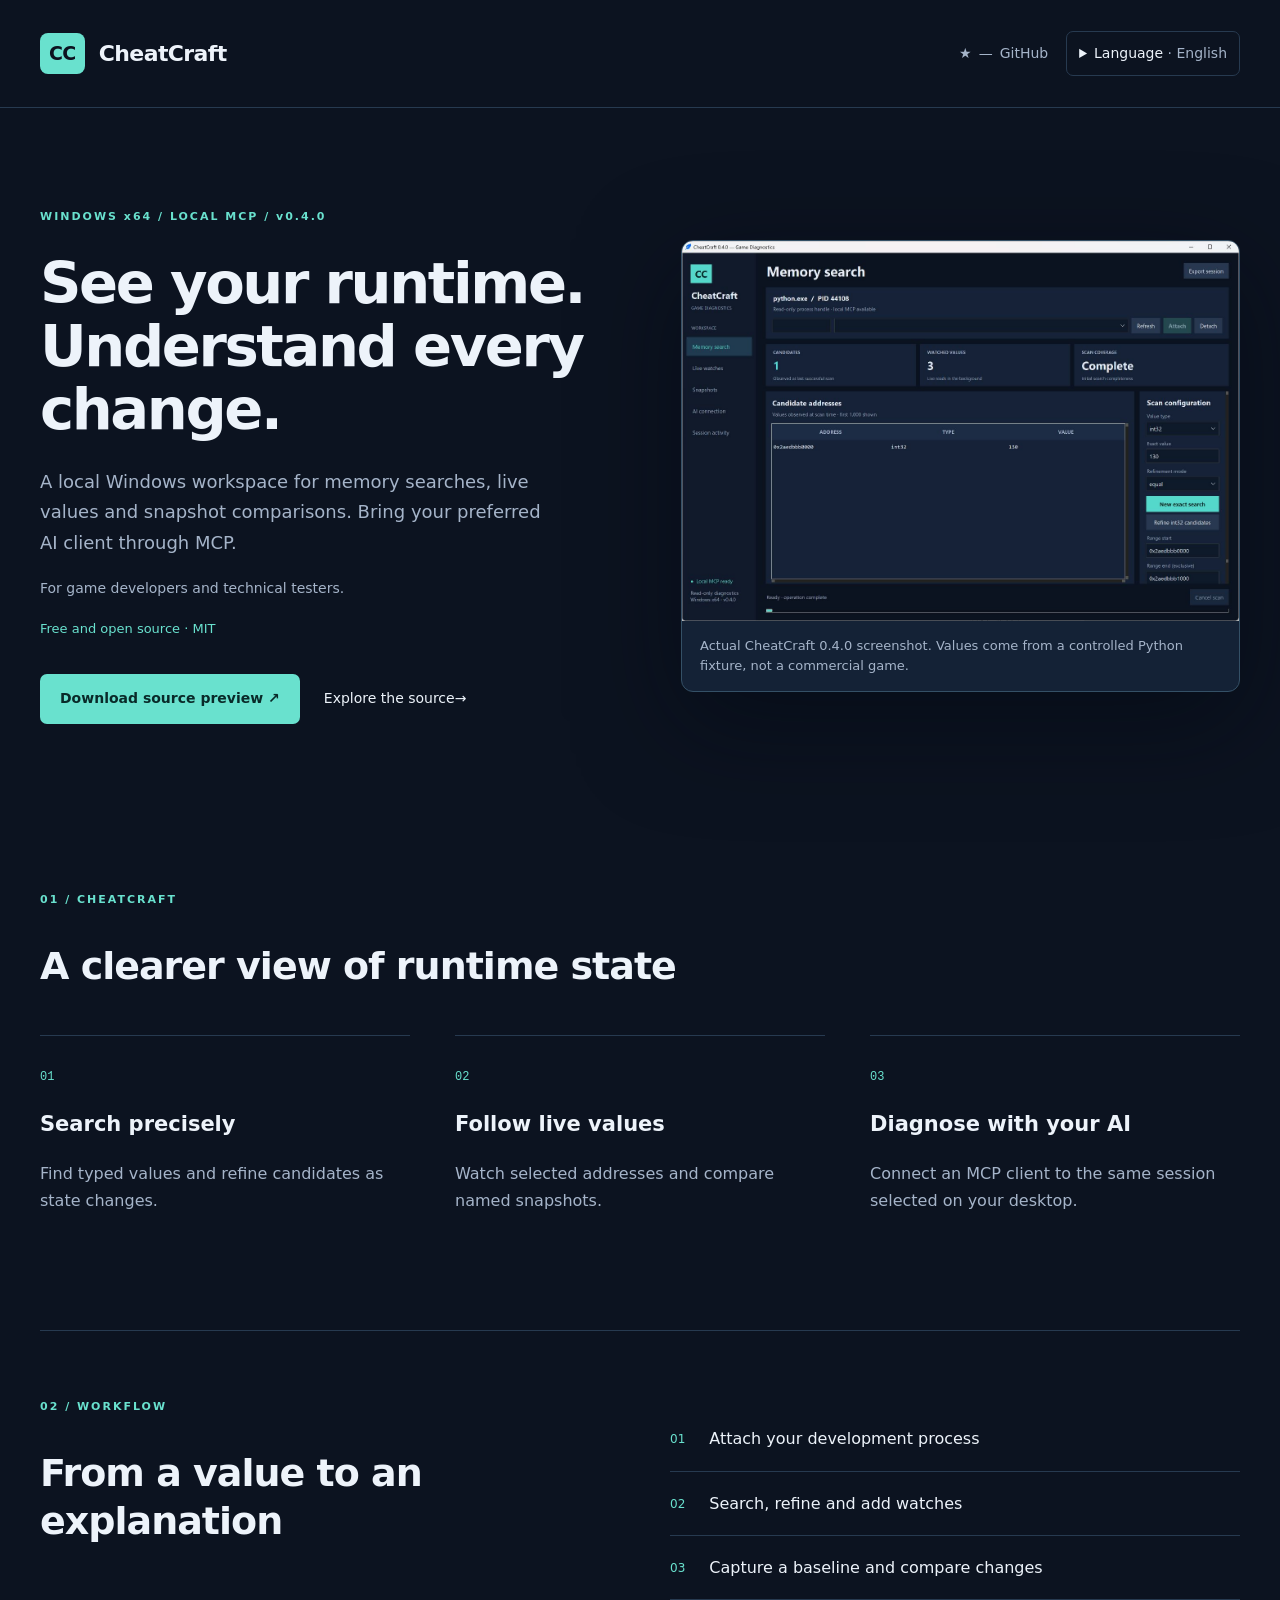
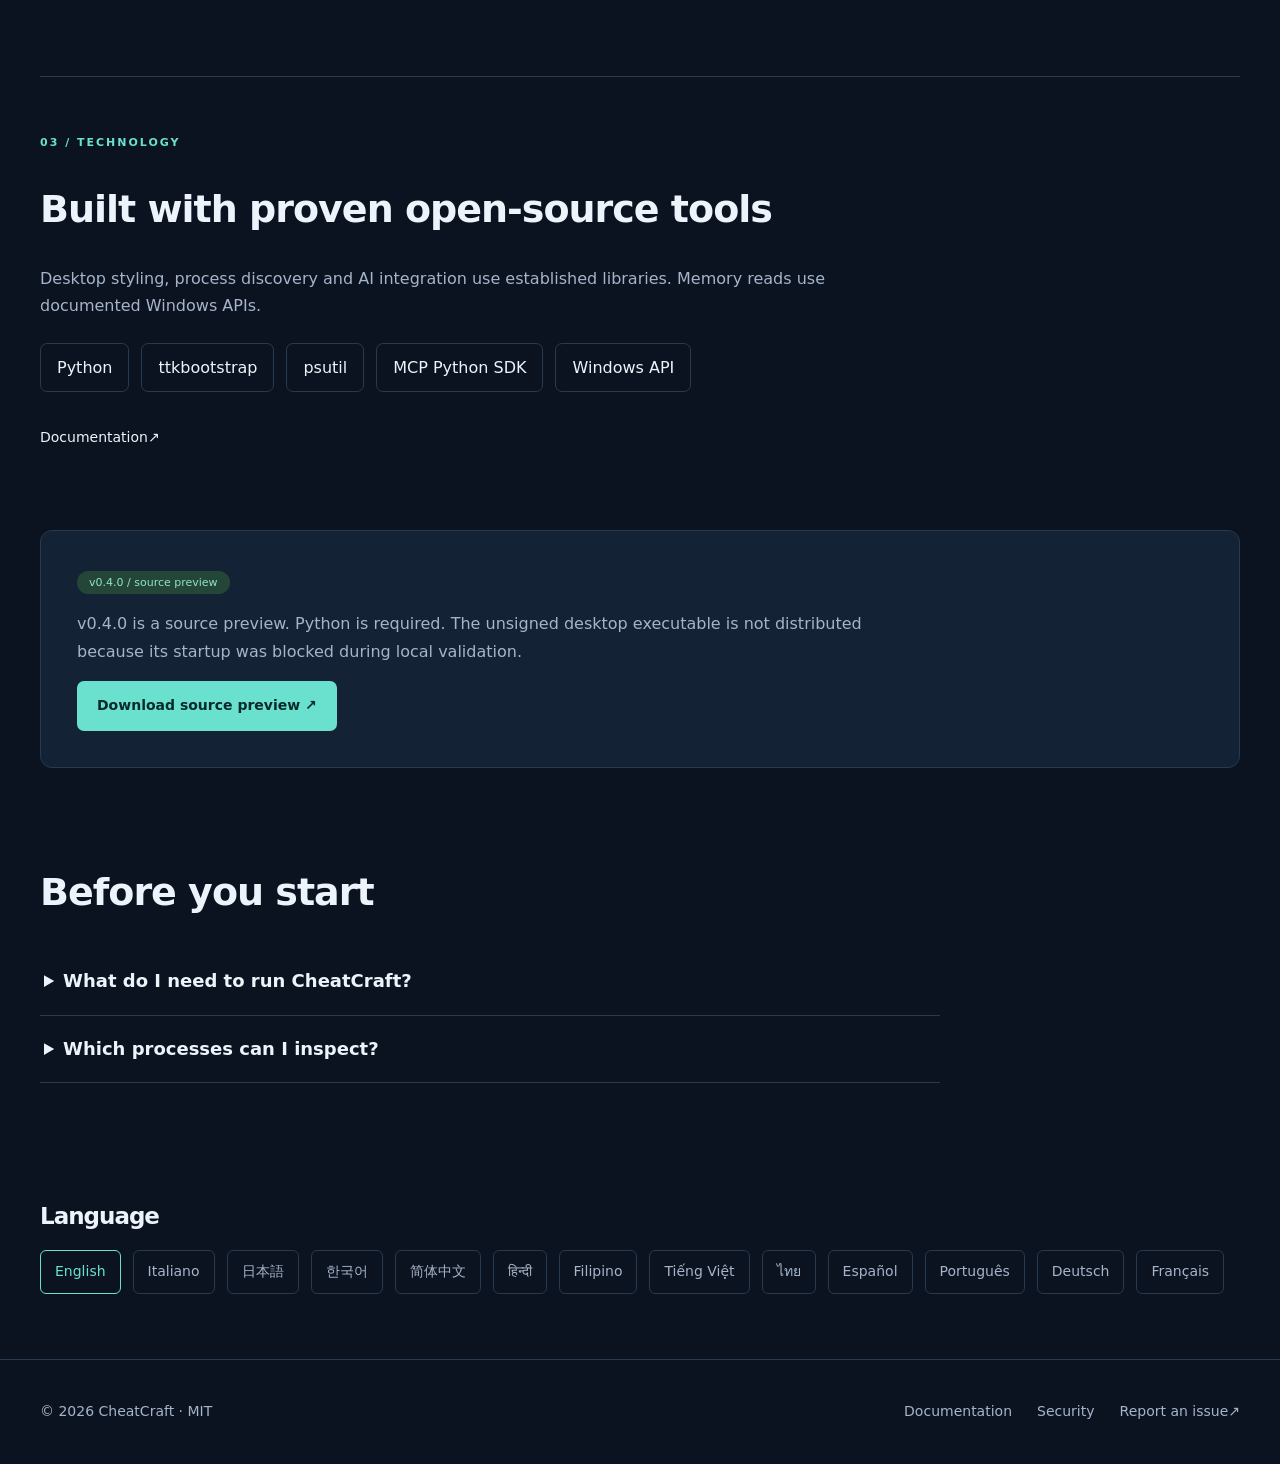
<file: docs/index.html>
<!doctype html>
<html lang="en">
<head>
  <meta charset="utf-8">
  <meta name="viewport" content="width=device-width,initial-scale=1">
  <title>CheatCraft — Windows Memory Search &amp; MCP Diagnostics</title>
  <meta name="description" content="A local Windows workspace for memory searches, live values and snapshot comparisons. Bring your preferred AI client through MCP.">
  <link rel="canonical" href="https://arpanjot-coding.github.io/CheatCraft/">
  <link rel="alternate" hreflang="en" href="https://arpanjot-coding.github.io/CheatCraft/"><link rel="alternate" hreflang="it" href="https://arpanjot-coding.github.io/CheatCraft/it/"><link rel="alternate" hreflang="ja" href="https://arpanjot-coding.github.io/CheatCraft/ja/"><link rel="alternate" hreflang="ko" href="https://arpanjot-coding.github.io/CheatCraft/ko/"><link rel="alternate" hreflang="zh-CN" href="https://arpanjot-coding.github.io/CheatCraft/zh-CN/"><link rel="alternate" hreflang="hi" href="https://arpanjot-coding.github.io/CheatCraft/hi/"><link rel="alternate" hreflang="tl" href="https://arpanjot-coding.github.io/CheatCraft/fil/"><link rel="alternate" hreflang="vi" href="https://arpanjot-coding.github.io/CheatCraft/vi/"><link rel="alternate" hreflang="th" href="https://arpanjot-coding.github.io/CheatCraft/th/"><link rel="alternate" hreflang="es" href="https://arpanjot-coding.github.io/CheatCraft/es/"><link rel="alternate" hreflang="pt" href="https://arpanjot-coding.github.io/CheatCraft/pt/"><link rel="alternate" hreflang="de" href="https://arpanjot-coding.github.io/CheatCraft/de/"><link rel="alternate" hreflang="fr" href="https://arpanjot-coding.github.io/CheatCraft/fr/"><link rel="alternate" hreflang="x-default" href="https://arpanjot-coding.github.io/CheatCraft/">
  <meta property="og:site_name" content="CheatCraft">
  <meta property="og:title" content="CheatCraft — Windows Memory Search &amp; MCP Diagnostics">
  <meta property="og:description" content="A local Windows workspace for memory searches, live values and snapshot comparisons. Bring your preferred AI client through MCP.">
  <meta property="og:type" content="website">
  <meta property="og:url" content="https://arpanjot-coding.github.io/CheatCraft/">
  <meta property="og:locale" content="en_US">
  <meta property="og:locale:alternate" content="it_IT"><meta property="og:locale:alternate" content="ja_JP"><meta property="og:locale:alternate" content="ko_KR"><meta property="og:locale:alternate" content="zh_CN"><meta property="og:locale:alternate" content="hi_IN"><meta property="og:locale:alternate" content="tl_PH"><meta property="og:locale:alternate" content="vi_VN"><meta property="og:locale:alternate" content="th_TH"><meta property="og:locale:alternate" content="es_ES"><meta property="og:locale:alternate" content="pt_BR"><meta property="og:locale:alternate" content="de_DE"><meta property="og:locale:alternate" content="fr_FR">
  <meta property="og:image" content="https://arpanjot-coding.github.io/CheatCraft/social-card.png">
  <meta property="og:image:width" content="1200">
  <meta property="og:image:height" content="630">
  <meta property="og:image:alt" content="CheatCraft — CheatCraft — Windows Memory Search &amp; MCP Diagnostics">
  <meta name="twitter:card" content="summary_large_image">
  <meta name="twitter:title" content="CheatCraft — Windows Memory Search &amp; MCP Diagnostics">
  <meta name="twitter:description" content="A local Windows workspace for memory searches, live values and snapshot comparisons. Bring your preferred AI client through MCP.">
  <meta name="twitter:image" content="https://arpanjot-coding.github.io/CheatCraft/social-card.png">
  <meta name="twitter:image:alt" content="CheatCraft — CheatCraft — Windows Memory Search &amp; MCP Diagnostics">
  <meta name="theme-color" content="#0c1320">
  <link rel="stylesheet" href="./style.css">
  <link rel="icon" href="./favicon.svg" type="image/svg+xml">
  <script type="application/ld+json">{"@context": "https://schema.org", "@graph": [{"@type": "SoftwareApplication", "@id": "https://arpanjot-coding.github.io/CheatCraft/#software", "name": "CheatCraft", "applicationCategory": "DeveloperApplication", "operatingSystem": "Windows", "softwareVersion": "0.4.0", "url": "https://arpanjot-coding.github.io/CheatCraft/", "inLanguage": "en", "description": "A local Windows workspace for memory searches, live values and snapshot comparisons. Bring your preferred AI client through MCP.", "license": "https://github.com/arpanjot-coding/CheatCraft/blob/main/LICENSE", "downloadUrl": "https://github.com/arpanjot-coding/CheatCraft/releases/tag/v0.4.0", "isAccessibleForFree": true, "offers": {"@type": "Offer", "price": "0", "priceCurrency": "USD", "url": "https://github.com/arpanjot-coding/CheatCraft/releases/tag/v0.4.0"}}, {"@type": "WebPage", "@id": "https://arpanjot-coding.github.io/CheatCraft/#page", "url": "https://arpanjot-coding.github.io/CheatCraft/", "name": "CheatCraft — Windows Memory Search & MCP Diagnostics", "description": "A local Windows workspace for memory searches, live values and snapshot comparisons. Bring your preferred AI client through MCP.", "inLanguage": "en", "about": {"@id": "https://arpanjot-coding.github.io/CheatCraft/#software"}}]}</script>
</head>
<body>
  <a class="skip-link" href="#main">Skip to content</a>
  <header>
    <a class="brand" href="./"><span class="mark" aria-hidden="true">CC</span> CheatCraft</a>
    <nav aria-label="Language">
      <a class="repo-link github-stars" href="https://github.com/arpanjot-coding/CheatCraft/stargazers" data-star-label="GitHub stars" aria-label="GitHub stars"><span aria-hidden="true">★</span> <span data-stars>—</span> GitHub</a>
      <details class="language-menu">
        <summary>Language <span lang="en">· English</span></summary>
        <div class="language-options"><a href="./" lang="en" hreflang="en" aria-current="page">English</a><a href="./it/" lang="it" hreflang="it" >Italiano</a><a href="./ja/" lang="ja" hreflang="ja" >日本語</a><a href="./ko/" lang="ko" hreflang="ko" >한국어</a><a href="./zh-CN/" lang="zh-CN" hreflang="zh-CN" >简体中文</a><a href="./hi/" lang="hi" hreflang="hi" >हिन्दी</a><a href="./fil/" lang="fil" hreflang="tl" >Filipino</a><a href="./vi/" lang="vi" hreflang="vi" >Tiếng Việt</a><a href="./th/" lang="th" hreflang="th" >ไทย</a><a href="./es/" lang="es" hreflang="es" >Español</a><a href="./pt/" lang="pt" hreflang="pt" >Português</a><a href="./de/" lang="de" hreflang="de" >Deutsch</a><a href="./fr/" lang="fr" hreflang="fr" >Français</a></div>
      </details>
    </nav>
  </header>
  <main id="main" tabindex="-1">
    <section class="hero" aria-labelledby="hero-title">
      <div>
        <div class="eyebrow" lang="en">WINDOWS x64 / LOCAL MCP / v0.4.0</div>
        <h1 id="hero-title">See your runtime. Understand every change.</h1>
        <p class="lead">A local Windows workspace for memory searches, live values and snapshot comparisons. Bring your preferred AI client through MCP.</p><p class="audience">For game developers and technical testers.</p>
        <p class="license-note">Free and open source · MIT</p>
        <div class="actions"><a class="button" href="https://github.com/arpanjot-coding/CheatCraft/releases/tag/v0.4.0">Download source preview <span aria-hidden="true">↗</span></a><a class="quiet" href="https://github.com/arpanjot-coding/CheatCraft">Explore the source <span aria-hidden="true">→</span></a></div>
      </div>
      <figure class="product product-real">
        <a href="./screenshots/memory-search.jpg" aria-label="Actual CheatCraft 0.4.0 screenshot. Values come from a controlled Python fixture, not a commercial game."><img src="./screenshots/memory-search.jpg" alt="Actual CheatCraft 0.4.0 screenshot. Values come from a controlled Python fixture, not a commercial game." width="1362" height="930" fetchpriority="high" decoding="async"></a>
        <figcaption>Actual CheatCraft 0.4.0 screenshot. Values come from a controlled Python fixture, not a commercial game.</figcaption>
      </figure>
    </section>
    <section id="features" aria-labelledby="features-title">
      <div class="sectionhead"><span class="eyebrow" aria-hidden="true">01 / CHEATCRAFT</span><h2 id="features-title">A clearer view of runtime state</h2></div>
      <div class="features"><article><span class="number" aria-hidden="true">01</span><h3>Search precisely</h3><p>Find typed values and refine candidates as state changes.</p></article><article><span class="number" aria-hidden="true">02</span><h3>Follow live values</h3><p>Watch selected addresses and compare named snapshots.</p></article><article><span class="number" aria-hidden="true">03</span><h3>Diagnose with your AI</h3><p>Connect an MCP client to the same session selected on your desktop.</p></article></div>
    </section>
    <section class="workflow" aria-labelledby="workflow-title">
      <div><span class="eyebrow" aria-hidden="true">02 / WORKFLOW</span><h2 id="workflow-title">From a value to an explanation</h2></div>
      <ol><li><span aria-hidden="true">01</span>Attach your development process</li><li><span aria-hidden="true">02</span>Search, refine and add watches</li><li><span aria-hidden="true">03</span>Capture a baseline and compare changes</li></ol>
    </section>
    <section class="technology" aria-labelledby="stack-title"><span class="eyebrow" aria-hidden="true">03 / TECHNOLOGY</span><h2 id="stack-title">Built with proven open-source tools</h2><p>Desktop styling, process discovery and AI integration use established libraries. Memory reads use documented Windows APIs.</p><div class="stack-links"><a href="https://www.python.org/">Python</a><a href="https://github.com/israel-dryer/ttkbootstrap">ttkbootstrap</a><a href="https://github.com/giampaolo/psutil">psutil</a><a href="https://github.com/modelcontextprotocol/python-sdk">MCP Python SDK</a><a href="https://learn.microsoft.com/en-us/windows/win32/api/memoryapi/nf-memoryapi-readprocessmemory">Windows API</a></div><a class="quiet" href="https://github.com/arpanjot-coding/CheatCraft/blob/main/README.md">Documentation <span aria-hidden="true">↗</span></a></section>
    <section class="release" aria-label="Download source preview">
      <span class="pill" lang="en">v0.4.0 / source preview</span><p>v0.4.0 is a source preview. Python is required. The unsigned desktop executable is not distributed because its startup was blocked during local validation.</p><a class="button" href="https://github.com/arpanjot-coding/CheatCraft/releases/tag/v0.4.0">Download source preview <span aria-hidden="true">↗</span></a>
    </section>
    <section class="faq" aria-labelledby="faq-title"><h2 id="faq-title">Before you start</h2>
      <details><summary>What do I need to run CheatCraft?</summary><p>Windows x64 and 64-bit Python 3.11 or newer with Tcl/Tk. Download the source, run Setup.cmd, then Launch.cmd. Local checks used Python 3.14.7.</p></details>
      <details><summary>Which processes can I inspect?</summary><p>Processes you own or have permission to inspect, when Windows grants read access. CheatCraft does not bypass anti-cheat or process protections.</p></details>
    </section>
    <section class="languages" aria-labelledby="languages-title"><h2 id="languages-title">Language</h2><div><a href="./" lang="en" hreflang="en" aria-current="page">English</a><a href="./it/" lang="it" hreflang="it" >Italiano</a><a href="./ja/" lang="ja" hreflang="ja" >日本語</a><a href="./ko/" lang="ko" hreflang="ko" >한국어</a><a href="./zh-CN/" lang="zh-CN" hreflang="zh-CN" >简体中文</a><a href="./hi/" lang="hi" hreflang="hi" >हिन्दी</a><a href="./fil/" lang="fil" hreflang="tl" >Filipino</a><a href="./vi/" lang="vi" hreflang="vi" >Tiếng Việt</a><a href="./th/" lang="th" hreflang="th" >ไทย</a><a href="./es/" lang="es" hreflang="es" >Español</a><a href="./pt/" lang="pt" hreflang="pt" >Português</a><a href="./de/" lang="de" hreflang="de" >Deutsch</a><a href="./fr/" lang="fr" hreflang="fr" >Français</a></div></section>
  </main>
  <footer><span>© 2026 CheatCraft · MIT</span><a href="https://github.com/arpanjot-coding/CheatCraft/blob/main/README.md">Documentation</a><a href="https://github.com/arpanjot-coding/CheatCraft/blob/main/SECURITY.md">Security</a><a href="https://github.com/arpanjot-coding/CheatCraft/issues">Report an issue <span aria-hidden="true">↗</span></a></footer>
<script src="./site.js" defer></script>
</body>
</html>
</file>
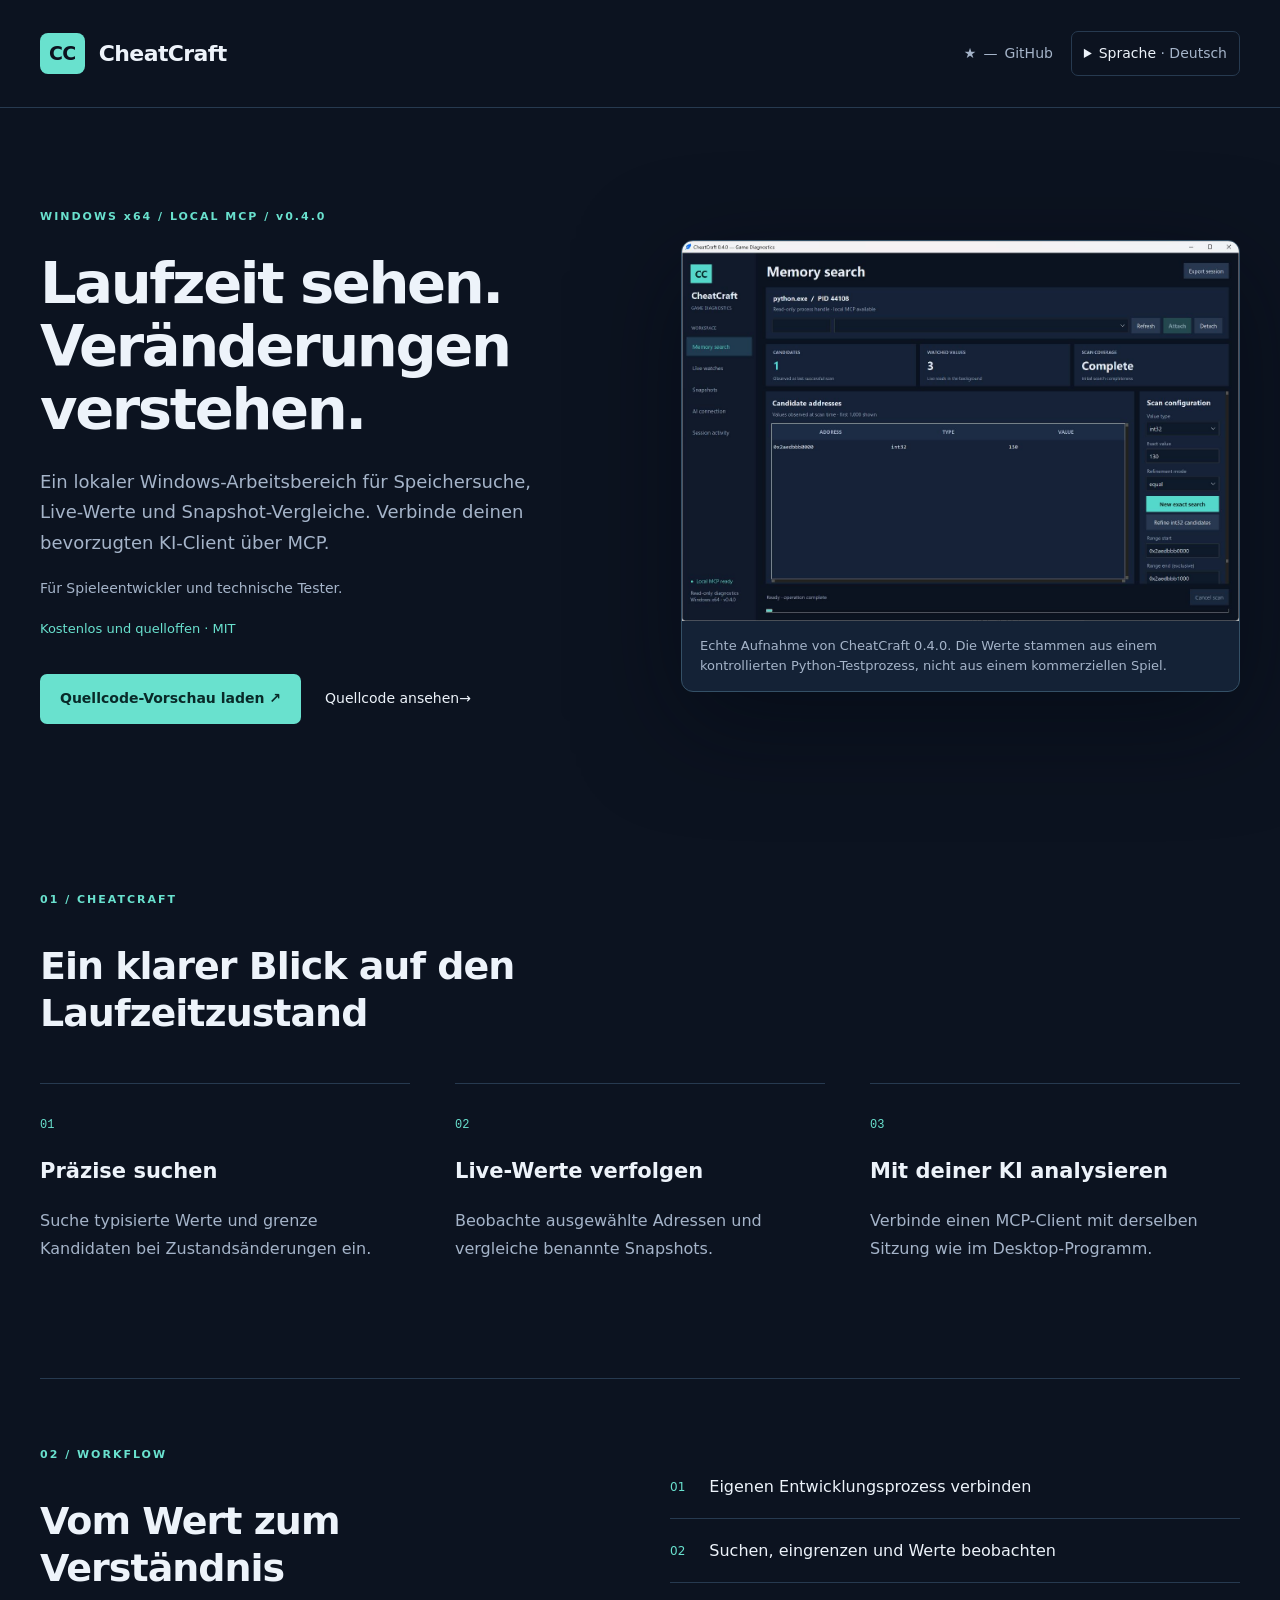
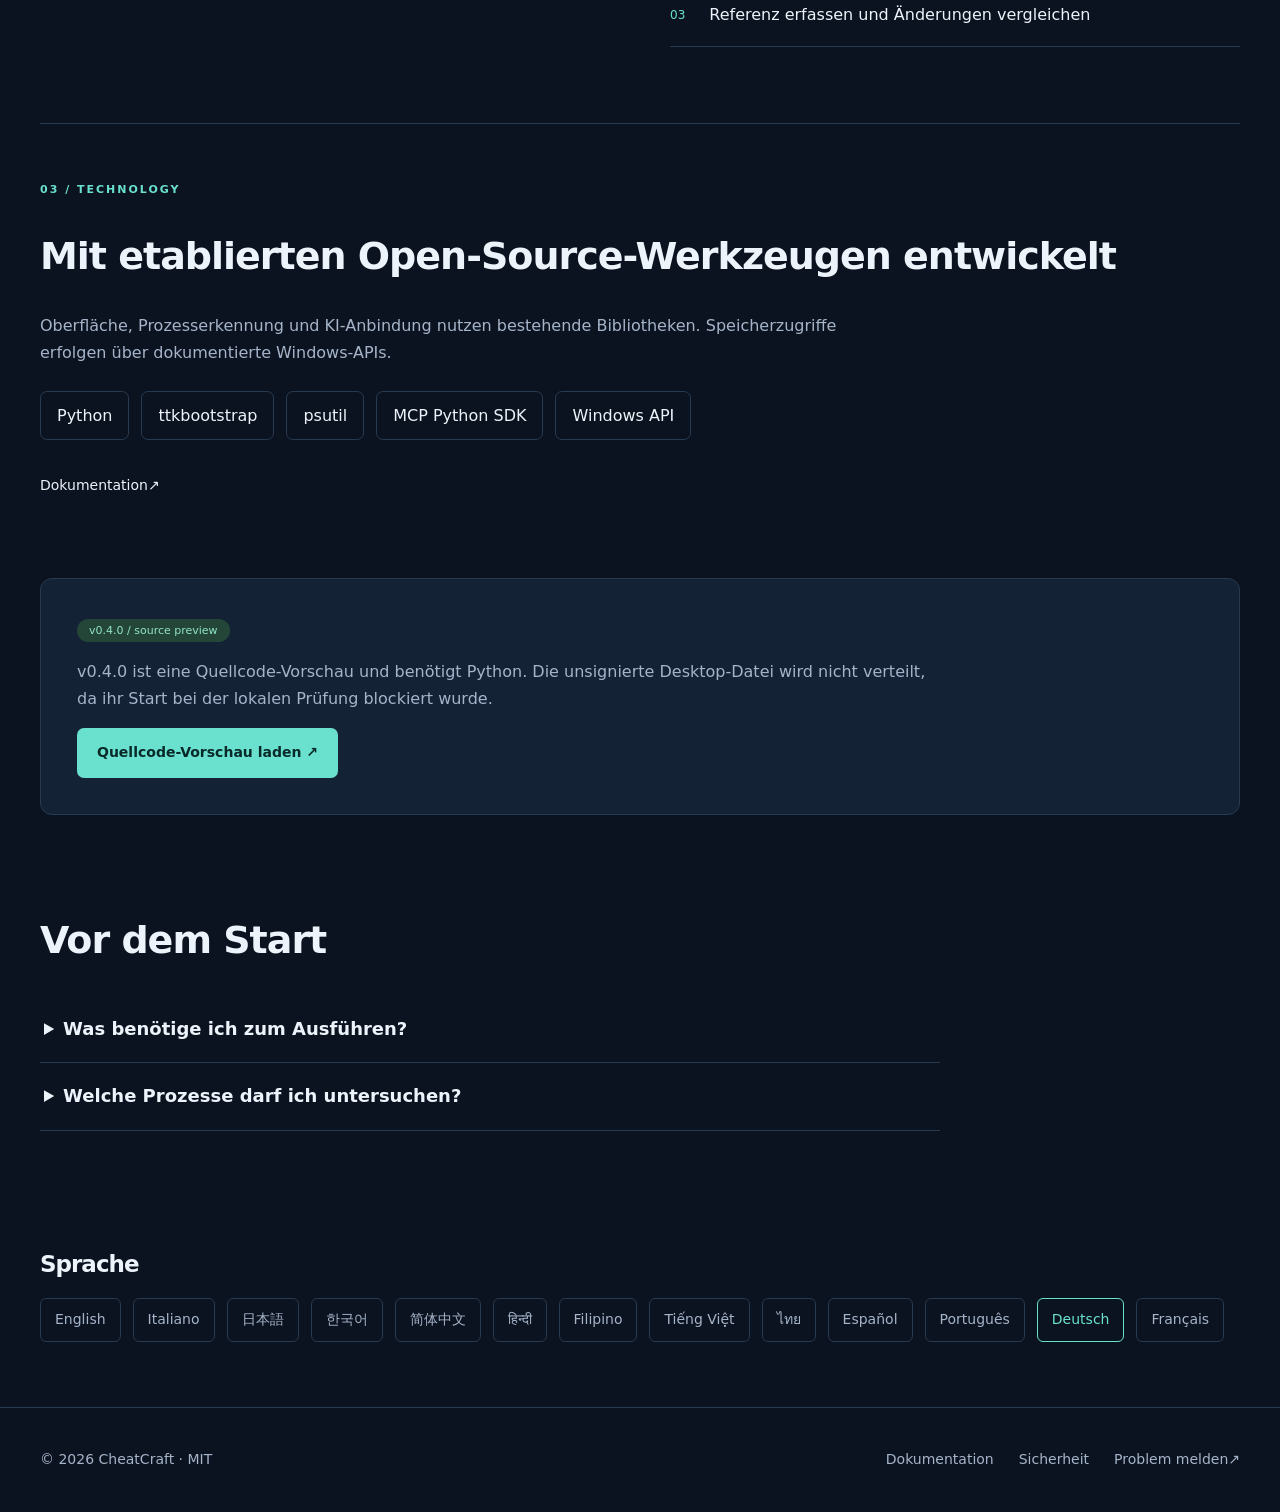
<file: docs/de/index.html>
<!doctype html>
<html lang="de">
<head>
  <meta charset="utf-8">
  <meta name="viewport" content="width=device-width,initial-scale=1">
  <title>CheatCraft — Windows-Speichersuche und MCP-Diagnose</title>
  <meta name="description" content="Ein lokaler Windows-Arbeitsbereich für Speichersuche, Live-Werte und Snapshot-Vergleiche. Verbinde deinen bevorzugten KI-Client über MCP.">
  <link rel="canonical" href="https://arpanjot-coding.github.io/CheatCraft/de/">
  <link rel="alternate" hreflang="en" href="https://arpanjot-coding.github.io/CheatCraft/"><link rel="alternate" hreflang="it" href="https://arpanjot-coding.github.io/CheatCraft/it/"><link rel="alternate" hreflang="ja" href="https://arpanjot-coding.github.io/CheatCraft/ja/"><link rel="alternate" hreflang="ko" href="https://arpanjot-coding.github.io/CheatCraft/ko/"><link rel="alternate" hreflang="zh-CN" href="https://arpanjot-coding.github.io/CheatCraft/zh-CN/"><link rel="alternate" hreflang="hi" href="https://arpanjot-coding.github.io/CheatCraft/hi/"><link rel="alternate" hreflang="tl" href="https://arpanjot-coding.github.io/CheatCraft/fil/"><link rel="alternate" hreflang="vi" href="https://arpanjot-coding.github.io/CheatCraft/vi/"><link rel="alternate" hreflang="th" href="https://arpanjot-coding.github.io/CheatCraft/th/"><link rel="alternate" hreflang="es" href="https://arpanjot-coding.github.io/CheatCraft/es/"><link rel="alternate" hreflang="pt" href="https://arpanjot-coding.github.io/CheatCraft/pt/"><link rel="alternate" hreflang="de" href="https://arpanjot-coding.github.io/CheatCraft/de/"><link rel="alternate" hreflang="fr" href="https://arpanjot-coding.github.io/CheatCraft/fr/"><link rel="alternate" hreflang="x-default" href="https://arpanjot-coding.github.io/CheatCraft/">
  <meta property="og:site_name" content="CheatCraft">
  <meta property="og:title" content="CheatCraft — Windows-Speichersuche und MCP-Diagnose">
  <meta property="og:description" content="Ein lokaler Windows-Arbeitsbereich für Speichersuche, Live-Werte und Snapshot-Vergleiche. Verbinde deinen bevorzugten KI-Client über MCP.">
  <meta property="og:type" content="website">
  <meta property="og:url" content="https://arpanjot-coding.github.io/CheatCraft/de/">
  <meta property="og:locale" content="de_DE">
  <meta property="og:locale:alternate" content="en_US"><meta property="og:locale:alternate" content="it_IT"><meta property="og:locale:alternate" content="ja_JP"><meta property="og:locale:alternate" content="ko_KR"><meta property="og:locale:alternate" content="zh_CN"><meta property="og:locale:alternate" content="hi_IN"><meta property="og:locale:alternate" content="tl_PH"><meta property="og:locale:alternate" content="vi_VN"><meta property="og:locale:alternate" content="th_TH"><meta property="og:locale:alternate" content="es_ES"><meta property="og:locale:alternate" content="pt_BR"><meta property="og:locale:alternate" content="fr_FR">
  <meta property="og:image" content="https://arpanjot-coding.github.io/CheatCraft/social-card.png">
  <meta property="og:image:width" content="1200">
  <meta property="og:image:height" content="630">
  <meta property="og:image:alt" content="CheatCraft — CheatCraft — Windows-Speichersuche und MCP-Diagnose">
  <meta name="twitter:card" content="summary_large_image">
  <meta name="twitter:title" content="CheatCraft — Windows-Speichersuche und MCP-Diagnose">
  <meta name="twitter:description" content="Ein lokaler Windows-Arbeitsbereich für Speichersuche, Live-Werte und Snapshot-Vergleiche. Verbinde deinen bevorzugten KI-Client über MCP.">
  <meta name="twitter:image" content="https://arpanjot-coding.github.io/CheatCraft/social-card.png">
  <meta name="twitter:image:alt" content="CheatCraft — CheatCraft — Windows-Speichersuche und MCP-Diagnose">
  <meta name="theme-color" content="#0c1320">
  <link rel="stylesheet" href="../style.css">
  <link rel="icon" href="../favicon.svg" type="image/svg+xml">
  <script type="application/ld+json">{"@context": "https://schema.org", "@graph": [{"@type": "SoftwareApplication", "@id": "https://arpanjot-coding.github.io/CheatCraft/#software", "name": "CheatCraft", "applicationCategory": "DeveloperApplication", "operatingSystem": "Windows", "softwareVersion": "0.4.0", "url": "https://arpanjot-coding.github.io/CheatCraft/", "inLanguage": "de", "description": "Ein lokaler Windows-Arbeitsbereich für Speichersuche, Live-Werte und Snapshot-Vergleiche. Verbinde deinen bevorzugten KI-Client über MCP.", "license": "https://github.com/arpanjot-coding/CheatCraft/blob/main/LICENSE", "downloadUrl": "https://github.com/arpanjot-coding/CheatCraft/releases/tag/v0.4.0", "isAccessibleForFree": true, "offers": {"@type": "Offer", "price": "0", "priceCurrency": "USD", "url": "https://github.com/arpanjot-coding/CheatCraft/releases/tag/v0.4.0"}}, {"@type": "WebPage", "@id": "https://arpanjot-coding.github.io/CheatCraft/de/#page", "url": "https://arpanjot-coding.github.io/CheatCraft/de/", "name": "CheatCraft — Windows-Speichersuche und MCP-Diagnose", "description": "Ein lokaler Windows-Arbeitsbereich für Speichersuche, Live-Werte und Snapshot-Vergleiche. Verbinde deinen bevorzugten KI-Client über MCP.", "inLanguage": "de", "about": {"@id": "https://arpanjot-coding.github.io/CheatCraft/#software"}}]}</script>
</head>
<body>
  <a class="skip-link" href="#main">Zum Inhalt springen</a>
  <header>
    <a class="brand" href="../"><span class="mark" aria-hidden="true">CC</span> CheatCraft</a>
    <nav aria-label="Sprache">
      <a class="repo-link github-stars" href="https://github.com/arpanjot-coding/CheatCraft/stargazers" data-star-label="GitHub-Sterne" aria-label="GitHub-Sterne"><span aria-hidden="true">★</span> <span data-stars>—</span> GitHub</a>
      <details class="language-menu">
        <summary>Sprache <span lang="de">· Deutsch</span></summary>
        <div class="language-options"><a href="../" lang="en" hreflang="en" >English</a><a href="../it/" lang="it" hreflang="it" >Italiano</a><a href="../ja/" lang="ja" hreflang="ja" >日本語</a><a href="../ko/" lang="ko" hreflang="ko" >한국어</a><a href="../zh-CN/" lang="zh-CN" hreflang="zh-CN" >简体中文</a><a href="../hi/" lang="hi" hreflang="hi" >हिन्दी</a><a href="../fil/" lang="fil" hreflang="tl" >Filipino</a><a href="../vi/" lang="vi" hreflang="vi" >Tiếng Việt</a><a href="../th/" lang="th" hreflang="th" >ไทย</a><a href="../es/" lang="es" hreflang="es" >Español</a><a href="../pt/" lang="pt" hreflang="pt" >Português</a><a href="../de/" lang="de" hreflang="de" aria-current="page">Deutsch</a><a href="../fr/" lang="fr" hreflang="fr" >Français</a></div>
      </details>
    </nav>
  </header>
  <main id="main" tabindex="-1">
    <section class="hero" aria-labelledby="hero-title">
      <div>
        <div class="eyebrow" lang="en">WINDOWS x64 / LOCAL MCP / v0.4.0</div>
        <h1 id="hero-title">Laufzeit sehen. Veränderungen verstehen.</h1>
        <p class="lead">Ein lokaler Windows-Arbeitsbereich für Speichersuche, Live-Werte und Snapshot-Vergleiche. Verbinde deinen bevorzugten KI-Client über MCP.</p><p class="audience">Für Spieleentwickler und technische Tester.</p>
        <p class="license-note">Kostenlos und quelloffen · MIT</p>
        <div class="actions"><a class="button" href="https://github.com/arpanjot-coding/CheatCraft/releases/tag/v0.4.0">Quellcode-Vorschau laden <span aria-hidden="true">↗</span></a><a class="quiet" href="https://github.com/arpanjot-coding/CheatCraft">Quellcode ansehen <span aria-hidden="true">→</span></a></div>
      </div>
      <figure class="product product-real">
        <a href="../screenshots/memory-search.jpg" aria-label="Echte Aufnahme von CheatCraft 0.4.0. Die Werte stammen aus einem kontrollierten Python-Testprozess, nicht aus einem kommerziellen Spiel."><img src="../screenshots/memory-search.jpg" alt="Echte Aufnahme von CheatCraft 0.4.0. Die Werte stammen aus einem kontrollierten Python-Testprozess, nicht aus einem kommerziellen Spiel." width="1362" height="930" fetchpriority="high" decoding="async"></a>
        <figcaption>Echte Aufnahme von CheatCraft 0.4.0. Die Werte stammen aus einem kontrollierten Python-Testprozess, nicht aus einem kommerziellen Spiel.</figcaption>
      </figure>
    </section>
    <section id="features" aria-labelledby="features-title">
      <div class="sectionhead"><span class="eyebrow" aria-hidden="true">01 / CHEATCRAFT</span><h2 id="features-title">Ein klarer Blick auf den Laufzeitzustand</h2></div>
      <div class="features"><article><span class="number" aria-hidden="true">01</span><h3>Präzise suchen</h3><p>Suche typisierte Werte und grenze Kandidaten bei Zustandsänderungen ein.</p></article><article><span class="number" aria-hidden="true">02</span><h3>Live-Werte verfolgen</h3><p>Beobachte ausgewählte Adressen und vergleiche benannte Snapshots.</p></article><article><span class="number" aria-hidden="true">03</span><h3>Mit deiner KI analysieren</h3><p>Verbinde einen MCP-Client mit derselben Sitzung wie im Desktop-Programm.</p></article></div>
    </section>
    <section class="workflow" aria-labelledby="workflow-title">
      <div><span class="eyebrow" aria-hidden="true">02 / WORKFLOW</span><h2 id="workflow-title">Vom Wert zum Verständnis</h2></div>
      <ol><li><span aria-hidden="true">01</span>Eigenen Entwicklungsprozess verbinden</li><li><span aria-hidden="true">02</span>Suchen, eingrenzen und Werte beobachten</li><li><span aria-hidden="true">03</span>Referenz erfassen und Änderungen vergleichen</li></ol>
    </section>
    <section class="technology" aria-labelledby="stack-title"><span class="eyebrow" aria-hidden="true">03 / TECHNOLOGY</span><h2 id="stack-title">Mit etablierten Open-Source-Werkzeugen entwickelt</h2><p>Oberfläche, Prozesserkennung und KI-Anbindung nutzen bestehende Bibliotheken. Speicherzugriffe erfolgen über dokumentierte Windows-APIs.</p><div class="stack-links"><a href="https://www.python.org/">Python</a><a href="https://github.com/israel-dryer/ttkbootstrap">ttkbootstrap</a><a href="https://github.com/giampaolo/psutil">psutil</a><a href="https://github.com/modelcontextprotocol/python-sdk">MCP Python SDK</a><a href="https://learn.microsoft.com/en-us/windows/win32/api/memoryapi/nf-memoryapi-readprocessmemory">Windows API</a></div><a class="quiet" href="https://github.com/arpanjot-coding/CheatCraft/blob/main/README.md">Dokumentation <span aria-hidden="true">↗</span></a></section>
    <section class="release" aria-label="Quellcode-Vorschau laden">
      <span class="pill" lang="en">v0.4.0 / source preview</span><p>v0.4.0 ist eine Quellcode-Vorschau und benötigt Python. Die unsignierte Desktop-Datei wird nicht verteilt, da ihr Start bei der lokalen Prüfung blockiert wurde.</p><a class="button" href="https://github.com/arpanjot-coding/CheatCraft/releases/tag/v0.4.0">Quellcode-Vorschau laden <span aria-hidden="true">↗</span></a>
    </section>
    <section class="faq" aria-labelledby="faq-title"><h2 id="faq-title">Vor dem Start</h2>
      <details><summary>Was benötige ich zum Ausführen?</summary><p>Windows x64 und 64-Bit-Python ab Version 3.11 mit Tcl/Tk. Lade den Quellcode herunter und starte zuerst Setup.cmd, dann Launch.cmd. Lokal wurde mit Python 3.14.7 getestet.</p></details>
      <details><summary>Welche Prozesse darf ich untersuchen?</summary><p>Eigene Prozesse oder solche, für die eine Erlaubnis vorliegt, sofern Windows Lesezugriff gewährt. CheatCraft umgeht weder Anti-Cheat-Systeme noch Prozessschutz.</p></details>
    </section>
    <section class="languages" aria-labelledby="languages-title"><h2 id="languages-title">Sprache</h2><div><a href="../" lang="en" hreflang="en" >English</a><a href="../it/" lang="it" hreflang="it" >Italiano</a><a href="../ja/" lang="ja" hreflang="ja" >日本語</a><a href="../ko/" lang="ko" hreflang="ko" >한국어</a><a href="../zh-CN/" lang="zh-CN" hreflang="zh-CN" >简体中文</a><a href="../hi/" lang="hi" hreflang="hi" >हिन्दी</a><a href="../fil/" lang="fil" hreflang="tl" >Filipino</a><a href="../vi/" lang="vi" hreflang="vi" >Tiếng Việt</a><a href="../th/" lang="th" hreflang="th" >ไทย</a><a href="../es/" lang="es" hreflang="es" >Español</a><a href="../pt/" lang="pt" hreflang="pt" >Português</a><a href="../de/" lang="de" hreflang="de" aria-current="page">Deutsch</a><a href="../fr/" lang="fr" hreflang="fr" >Français</a></div></section>
  </main>
  <footer><span>© 2026 CheatCraft · MIT</span><a href="https://github.com/arpanjot-coding/CheatCraft/blob/main/README.md">Dokumentation</a><a href="https://github.com/arpanjot-coding/CheatCraft/blob/main/SECURITY.md">Sicherheit</a><a href="https://github.com/arpanjot-coding/CheatCraft/issues">Problem melden <span aria-hidden="true">↗</span></a></footer>
<script src="../site.js" defer></script>
</body>
</html>
</file>
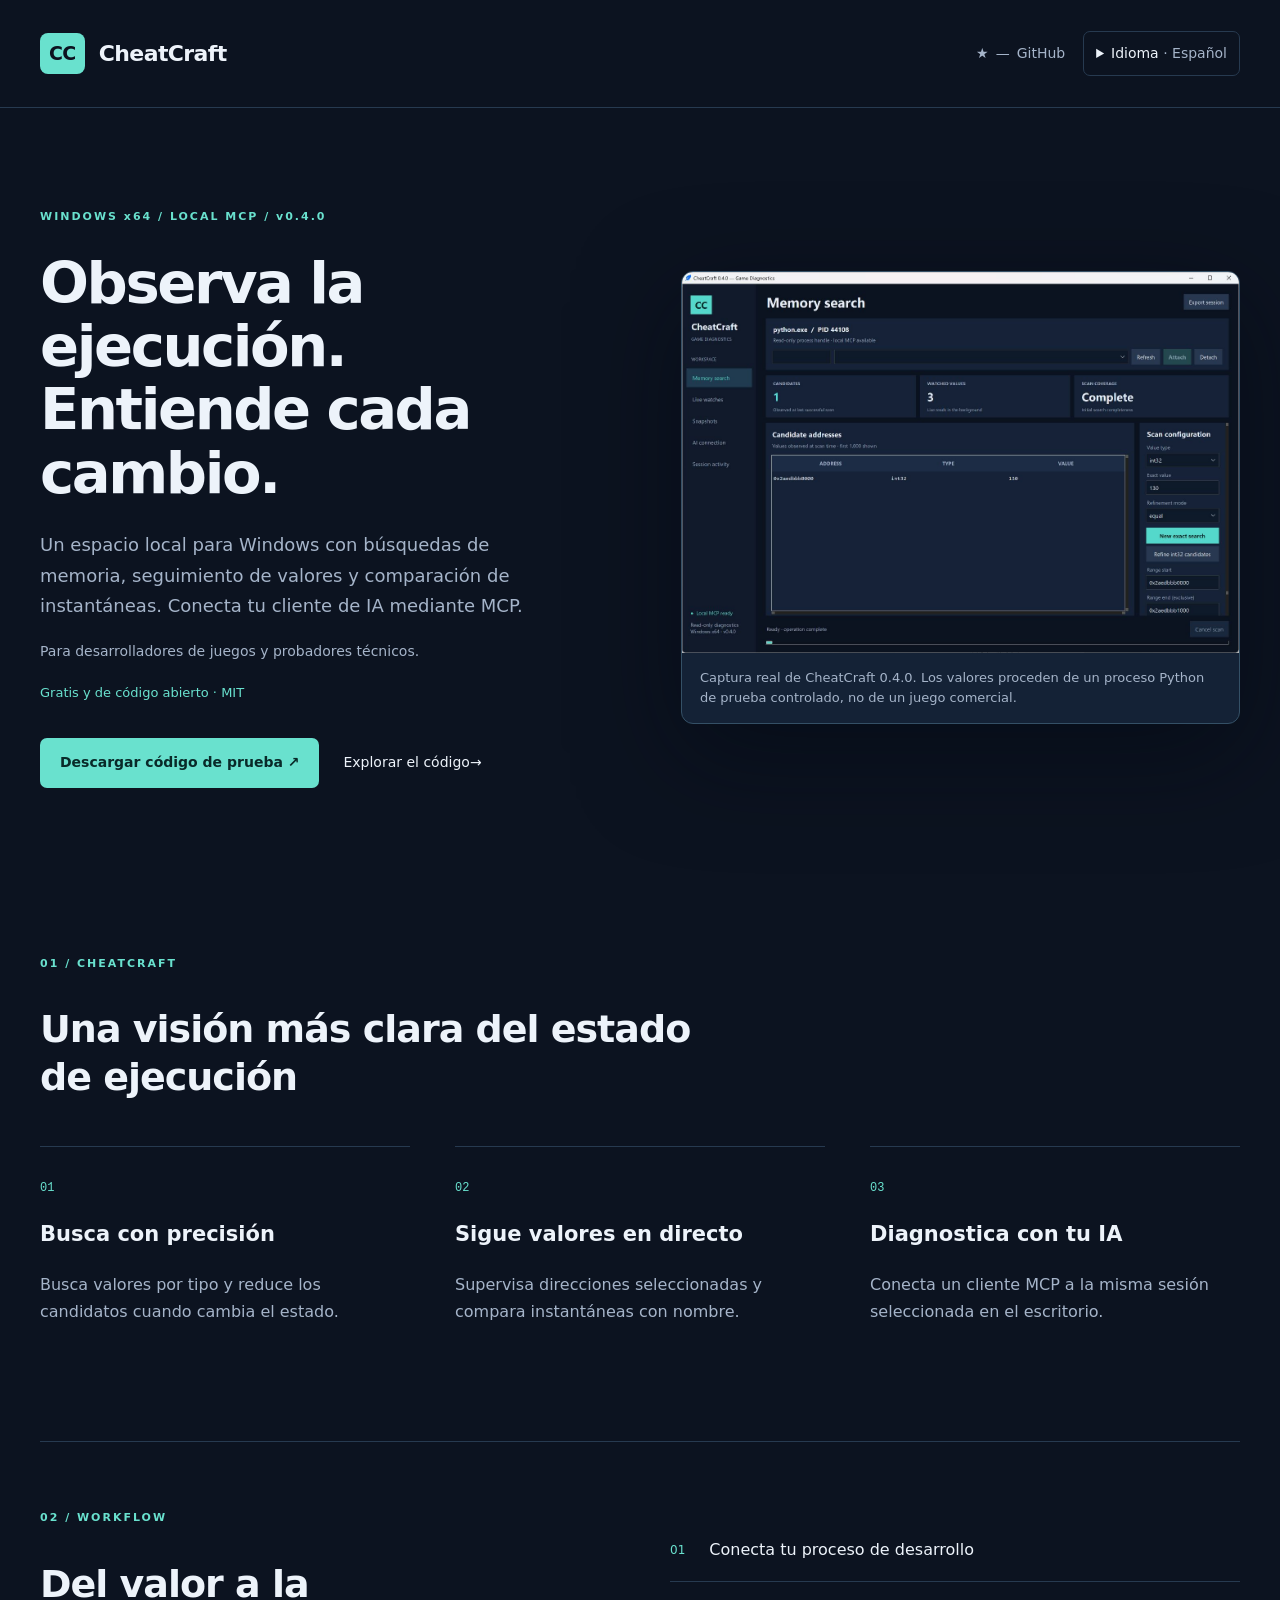
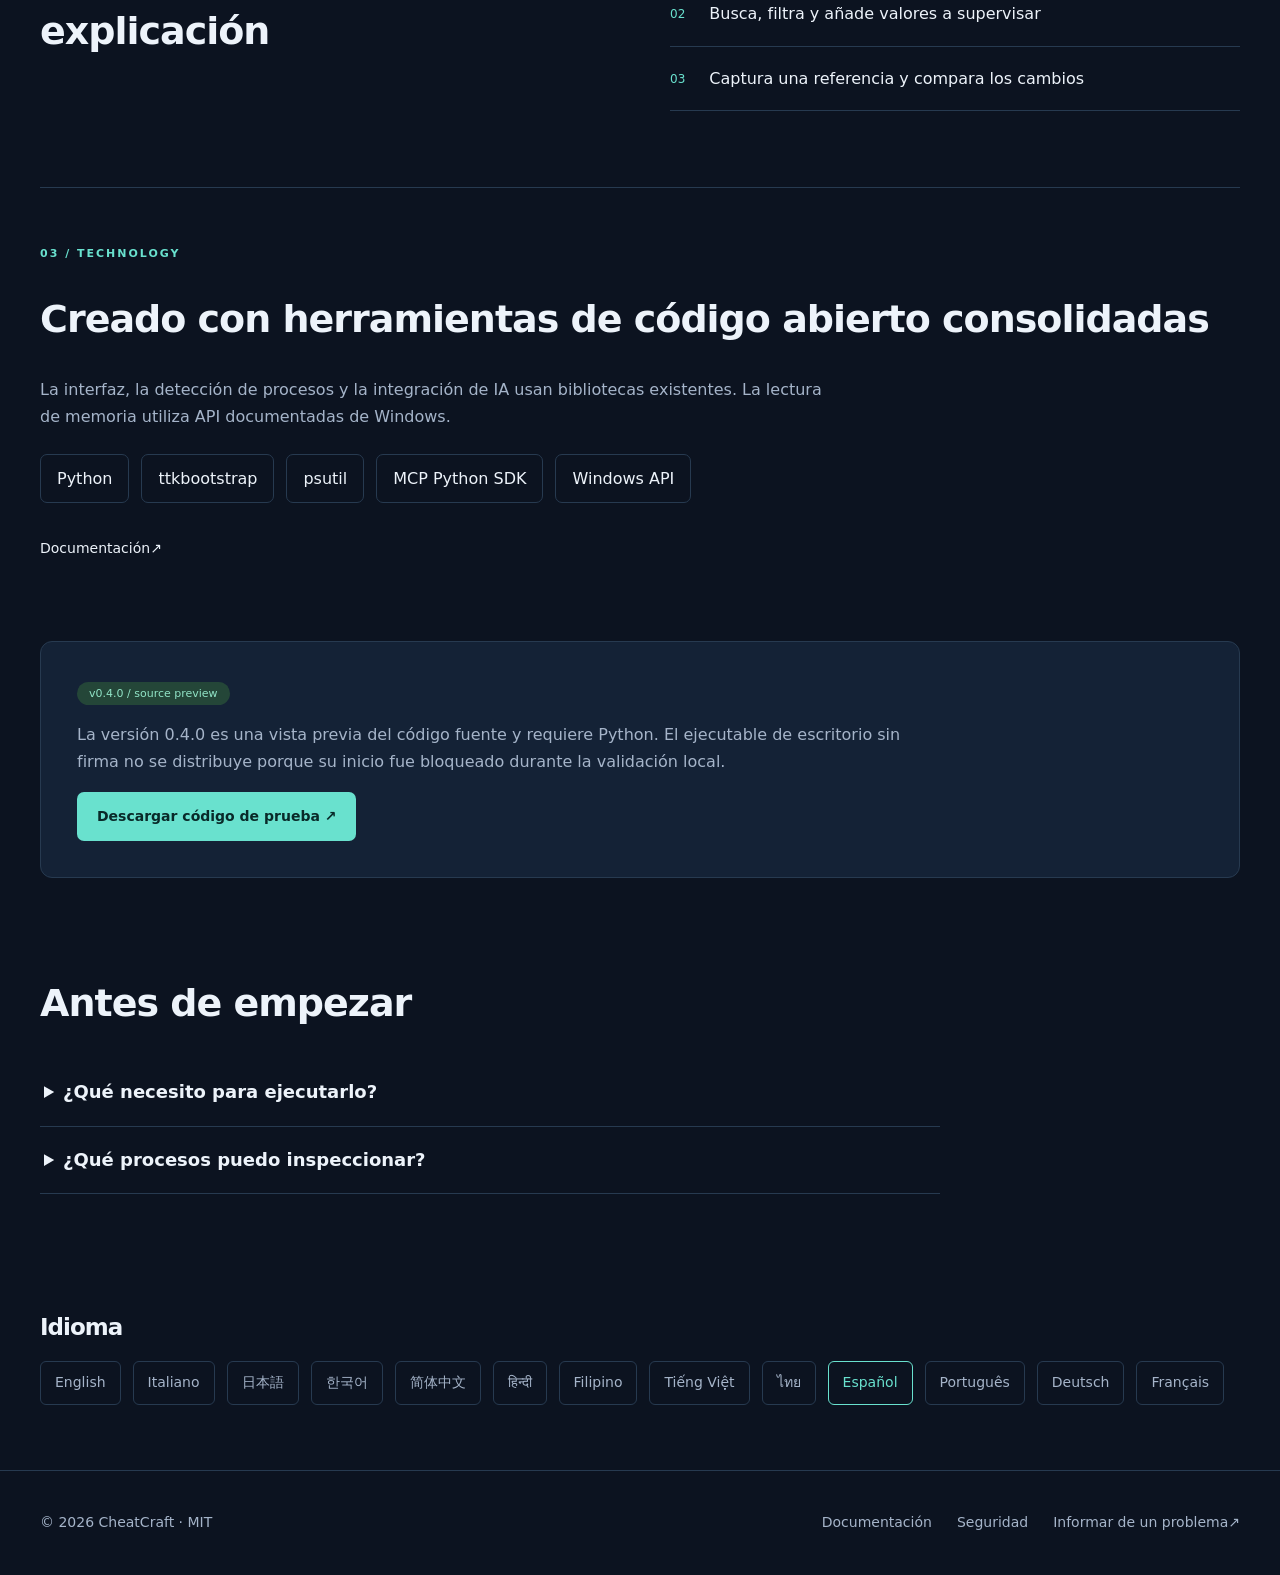
<file: docs/es/index.html>
<!doctype html>
<html lang="es">
<head>
  <meta charset="utf-8">
  <meta name="viewport" content="width=device-width,initial-scale=1">
  <title>CheatCraft — Búsqueda de memoria y diagnóstico MCP en Windows</title>
  <meta name="description" content="Un espacio local para Windows con búsquedas de memoria, seguimiento de valores y comparación de instantáneas. Conecta tu cliente de IA mediante MCP.">
  <link rel="canonical" href="https://arpanjot-coding.github.io/CheatCraft/es/">
  <link rel="alternate" hreflang="en" href="https://arpanjot-coding.github.io/CheatCraft/"><link rel="alternate" hreflang="it" href="https://arpanjot-coding.github.io/CheatCraft/it/"><link rel="alternate" hreflang="ja" href="https://arpanjot-coding.github.io/CheatCraft/ja/"><link rel="alternate" hreflang="ko" href="https://arpanjot-coding.github.io/CheatCraft/ko/"><link rel="alternate" hreflang="zh-CN" href="https://arpanjot-coding.github.io/CheatCraft/zh-CN/"><link rel="alternate" hreflang="hi" href="https://arpanjot-coding.github.io/CheatCraft/hi/"><link rel="alternate" hreflang="tl" href="https://arpanjot-coding.github.io/CheatCraft/fil/"><link rel="alternate" hreflang="vi" href="https://arpanjot-coding.github.io/CheatCraft/vi/"><link rel="alternate" hreflang="th" href="https://arpanjot-coding.github.io/CheatCraft/th/"><link rel="alternate" hreflang="es" href="https://arpanjot-coding.github.io/CheatCraft/es/"><link rel="alternate" hreflang="pt" href="https://arpanjot-coding.github.io/CheatCraft/pt/"><link rel="alternate" hreflang="de" href="https://arpanjot-coding.github.io/CheatCraft/de/"><link rel="alternate" hreflang="fr" href="https://arpanjot-coding.github.io/CheatCraft/fr/"><link rel="alternate" hreflang="x-default" href="https://arpanjot-coding.github.io/CheatCraft/">
  <meta property="og:site_name" content="CheatCraft">
  <meta property="og:title" content="CheatCraft — Búsqueda de memoria y diagnóstico MCP en Windows">
  <meta property="og:description" content="Un espacio local para Windows con búsquedas de memoria, seguimiento de valores y comparación de instantáneas. Conecta tu cliente de IA mediante MCP.">
  <meta property="og:type" content="website">
  <meta property="og:url" content="https://arpanjot-coding.github.io/CheatCraft/es/">
  <meta property="og:locale" content="es_ES">
  <meta property="og:locale:alternate" content="en_US"><meta property="og:locale:alternate" content="it_IT"><meta property="og:locale:alternate" content="ja_JP"><meta property="og:locale:alternate" content="ko_KR"><meta property="og:locale:alternate" content="zh_CN"><meta property="og:locale:alternate" content="hi_IN"><meta property="og:locale:alternate" content="tl_PH"><meta property="og:locale:alternate" content="vi_VN"><meta property="og:locale:alternate" content="th_TH"><meta property="og:locale:alternate" content="pt_BR"><meta property="og:locale:alternate" content="de_DE"><meta property="og:locale:alternate" content="fr_FR">
  <meta property="og:image" content="https://arpanjot-coding.github.io/CheatCraft/social-card.png">
  <meta property="og:image:width" content="1200">
  <meta property="og:image:height" content="630">
  <meta property="og:image:alt" content="CheatCraft — CheatCraft — Búsqueda de memoria y diagnóstico MCP en Windows">
  <meta name="twitter:card" content="summary_large_image">
  <meta name="twitter:title" content="CheatCraft — Búsqueda de memoria y diagnóstico MCP en Windows">
  <meta name="twitter:description" content="Un espacio local para Windows con búsquedas de memoria, seguimiento de valores y comparación de instantáneas. Conecta tu cliente de IA mediante MCP.">
  <meta name="twitter:image" content="https://arpanjot-coding.github.io/CheatCraft/social-card.png">
  <meta name="twitter:image:alt" content="CheatCraft — CheatCraft — Búsqueda de memoria y diagnóstico MCP en Windows">
  <meta name="theme-color" content="#0c1320">
  <link rel="stylesheet" href="../style.css">
  <link rel="icon" href="../favicon.svg" type="image/svg+xml">
  <script type="application/ld+json">{"@context": "https://schema.org", "@graph": [{"@type": "SoftwareApplication", "@id": "https://arpanjot-coding.github.io/CheatCraft/#software", "name": "CheatCraft", "applicationCategory": "DeveloperApplication", "operatingSystem": "Windows", "softwareVersion": "0.4.0", "url": "https://arpanjot-coding.github.io/CheatCraft/", "inLanguage": "es", "description": "Un espacio local para Windows con búsquedas de memoria, seguimiento de valores y comparación de instantáneas. Conecta tu cliente de IA mediante MCP.", "license": "https://github.com/arpanjot-coding/CheatCraft/blob/main/LICENSE", "downloadUrl": "https://github.com/arpanjot-coding/CheatCraft/releases/tag/v0.4.0", "isAccessibleForFree": true, "offers": {"@type": "Offer", "price": "0", "priceCurrency": "USD", "url": "https://github.com/arpanjot-coding/CheatCraft/releases/tag/v0.4.0"}}, {"@type": "WebPage", "@id": "https://arpanjot-coding.github.io/CheatCraft/es/#page", "url": "https://arpanjot-coding.github.io/CheatCraft/es/", "name": "CheatCraft — Búsqueda de memoria y diagnóstico MCP en Windows", "description": "Un espacio local para Windows con búsquedas de memoria, seguimiento de valores y comparación de instantáneas. Conecta tu cliente de IA mediante MCP.", "inLanguage": "es", "about": {"@id": "https://arpanjot-coding.github.io/CheatCraft/#software"}}]}</script>
</head>
<body>
  <a class="skip-link" href="#main">Saltar al contenido</a>
  <header>
    <a class="brand" href="../"><span class="mark" aria-hidden="true">CC</span> CheatCraft</a>
    <nav aria-label="Idioma">
      <a class="repo-link github-stars" href="https://github.com/arpanjot-coding/CheatCraft/stargazers" data-star-label="Estrellas de GitHub" aria-label="Estrellas de GitHub"><span aria-hidden="true">★</span> <span data-stars>—</span> GitHub</a>
      <details class="language-menu">
        <summary>Idioma <span lang="es">· Español</span></summary>
        <div class="language-options"><a href="../" lang="en" hreflang="en" >English</a><a href="../it/" lang="it" hreflang="it" >Italiano</a><a href="../ja/" lang="ja" hreflang="ja" >日本語</a><a href="../ko/" lang="ko" hreflang="ko" >한국어</a><a href="../zh-CN/" lang="zh-CN" hreflang="zh-CN" >简体中文</a><a href="../hi/" lang="hi" hreflang="hi" >हिन्दी</a><a href="../fil/" lang="fil" hreflang="tl" >Filipino</a><a href="../vi/" lang="vi" hreflang="vi" >Tiếng Việt</a><a href="../th/" lang="th" hreflang="th" >ไทย</a><a href="../es/" lang="es" hreflang="es" aria-current="page">Español</a><a href="../pt/" lang="pt" hreflang="pt" >Português</a><a href="../de/" lang="de" hreflang="de" >Deutsch</a><a href="../fr/" lang="fr" hreflang="fr" >Français</a></div>
      </details>
    </nav>
  </header>
  <main id="main" tabindex="-1">
    <section class="hero" aria-labelledby="hero-title">
      <div>
        <div class="eyebrow" lang="en">WINDOWS x64 / LOCAL MCP / v0.4.0</div>
        <h1 id="hero-title">Observa la ejecución. Entiende cada cambio.</h1>
        <p class="lead">Un espacio local para Windows con búsquedas de memoria, seguimiento de valores y comparación de instantáneas. Conecta tu cliente de IA mediante MCP.</p><p class="audience">Para desarrolladores de juegos y probadores técnicos.</p>
        <p class="license-note">Gratis y de código abierto · MIT</p>
        <div class="actions"><a class="button" href="https://github.com/arpanjot-coding/CheatCraft/releases/tag/v0.4.0">Descargar código de prueba <span aria-hidden="true">↗</span></a><a class="quiet" href="https://github.com/arpanjot-coding/CheatCraft">Explorar el código <span aria-hidden="true">→</span></a></div>
      </div>
      <figure class="product product-real">
        <a href="../screenshots/memory-search.jpg" aria-label="Captura real de CheatCraft 0.4.0. Los valores proceden de un proceso Python de prueba controlado, no de un juego comercial."><img src="../screenshots/memory-search.jpg" alt="Captura real de CheatCraft 0.4.0. Los valores proceden de un proceso Python de prueba controlado, no de un juego comercial." width="1362" height="930" fetchpriority="high" decoding="async"></a>
        <figcaption>Captura real de CheatCraft 0.4.0. Los valores proceden de un proceso Python de prueba controlado, no de un juego comercial.</figcaption>
      </figure>
    </section>
    <section id="features" aria-labelledby="features-title">
      <div class="sectionhead"><span class="eyebrow" aria-hidden="true">01 / CHEATCRAFT</span><h2 id="features-title">Una visión más clara del estado de ejecución</h2></div>
      <div class="features"><article><span class="number" aria-hidden="true">01</span><h3>Busca con precisión</h3><p>Busca valores por tipo y reduce los candidatos cuando cambia el estado.</p></article><article><span class="number" aria-hidden="true">02</span><h3>Sigue valores en directo</h3><p>Supervisa direcciones seleccionadas y compara instantáneas con nombre.</p></article><article><span class="number" aria-hidden="true">03</span><h3>Diagnostica con tu IA</h3><p>Conecta un cliente MCP a la misma sesión seleccionada en el escritorio.</p></article></div>
    </section>
    <section class="workflow" aria-labelledby="workflow-title">
      <div><span class="eyebrow" aria-hidden="true">02 / WORKFLOW</span><h2 id="workflow-title">Del valor a la explicación</h2></div>
      <ol><li><span aria-hidden="true">01</span>Conecta tu proceso de desarrollo</li><li><span aria-hidden="true">02</span>Busca, filtra y añade valores a supervisar</li><li><span aria-hidden="true">03</span>Captura una referencia y compara los cambios</li></ol>
    </section>
    <section class="technology" aria-labelledby="stack-title"><span class="eyebrow" aria-hidden="true">03 / TECHNOLOGY</span><h2 id="stack-title">Creado con herramientas de código abierto consolidadas</h2><p>La interfaz, la detección de procesos y la integración de IA usan bibliotecas existentes. La lectura de memoria utiliza API documentadas de Windows.</p><div class="stack-links"><a href="https://www.python.org/">Python</a><a href="https://github.com/israel-dryer/ttkbootstrap">ttkbootstrap</a><a href="https://github.com/giampaolo/psutil">psutil</a><a href="https://github.com/modelcontextprotocol/python-sdk">MCP Python SDK</a><a href="https://learn.microsoft.com/en-us/windows/win32/api/memoryapi/nf-memoryapi-readprocessmemory">Windows API</a></div><a class="quiet" href="https://github.com/arpanjot-coding/CheatCraft/blob/main/README.md">Documentación <span aria-hidden="true">↗</span></a></section>
    <section class="release" aria-label="Descargar código de prueba">
      <span class="pill" lang="en">v0.4.0 / source preview</span><p>La versión 0.4.0 es una vista previa del código fuente y requiere Python. El ejecutable de escritorio sin firma no se distribuye porque su inicio fue bloqueado durante la validación local.</p><a class="button" href="https://github.com/arpanjot-coding/CheatCraft/releases/tag/v0.4.0">Descargar código de prueba <span aria-hidden="true">↗</span></a>
    </section>
    <section class="faq" aria-labelledby="faq-title"><h2 id="faq-title">Antes de empezar</h2>
      <details><summary>¿Qué necesito para ejecutarlo?</summary><p>Windows x64 y Python de 64 bits, versión 3.11 o posterior, con Tcl/Tk. Descarga el código, ejecuta Setup.cmd y después Launch.cmd. Las pruebas locales usan Python 3.14.7.</p></details>
      <details><summary>¿Qué procesos puedo inspeccionar?</summary><p>Procesos propios o que tengas permiso para inspeccionar, si Windows concede acceso de lectura. CheatCraft no elude sistemas antitrampas ni protecciones de procesos.</p></details>
    </section>
    <section class="languages" aria-labelledby="languages-title"><h2 id="languages-title">Idioma</h2><div><a href="../" lang="en" hreflang="en" >English</a><a href="../it/" lang="it" hreflang="it" >Italiano</a><a href="../ja/" lang="ja" hreflang="ja" >日本語</a><a href="../ko/" lang="ko" hreflang="ko" >한국어</a><a href="../zh-CN/" lang="zh-CN" hreflang="zh-CN" >简体中文</a><a href="../hi/" lang="hi" hreflang="hi" >हिन्दी</a><a href="../fil/" lang="fil" hreflang="tl" >Filipino</a><a href="../vi/" lang="vi" hreflang="vi" >Tiếng Việt</a><a href="../th/" lang="th" hreflang="th" >ไทย</a><a href="../es/" lang="es" hreflang="es" aria-current="page">Español</a><a href="../pt/" lang="pt" hreflang="pt" >Português</a><a href="../de/" lang="de" hreflang="de" >Deutsch</a><a href="../fr/" lang="fr" hreflang="fr" >Français</a></div></section>
  </main>
  <footer><span>© 2026 CheatCraft · MIT</span><a href="https://github.com/arpanjot-coding/CheatCraft/blob/main/README.md">Documentación</a><a href="https://github.com/arpanjot-coding/CheatCraft/blob/main/SECURITY.md">Seguridad</a><a href="https://github.com/arpanjot-coding/CheatCraft/issues">Informar de un problema <span aria-hidden="true">↗</span></a></footer>
<script src="../site.js" defer></script>
</body>
</html>
</file>
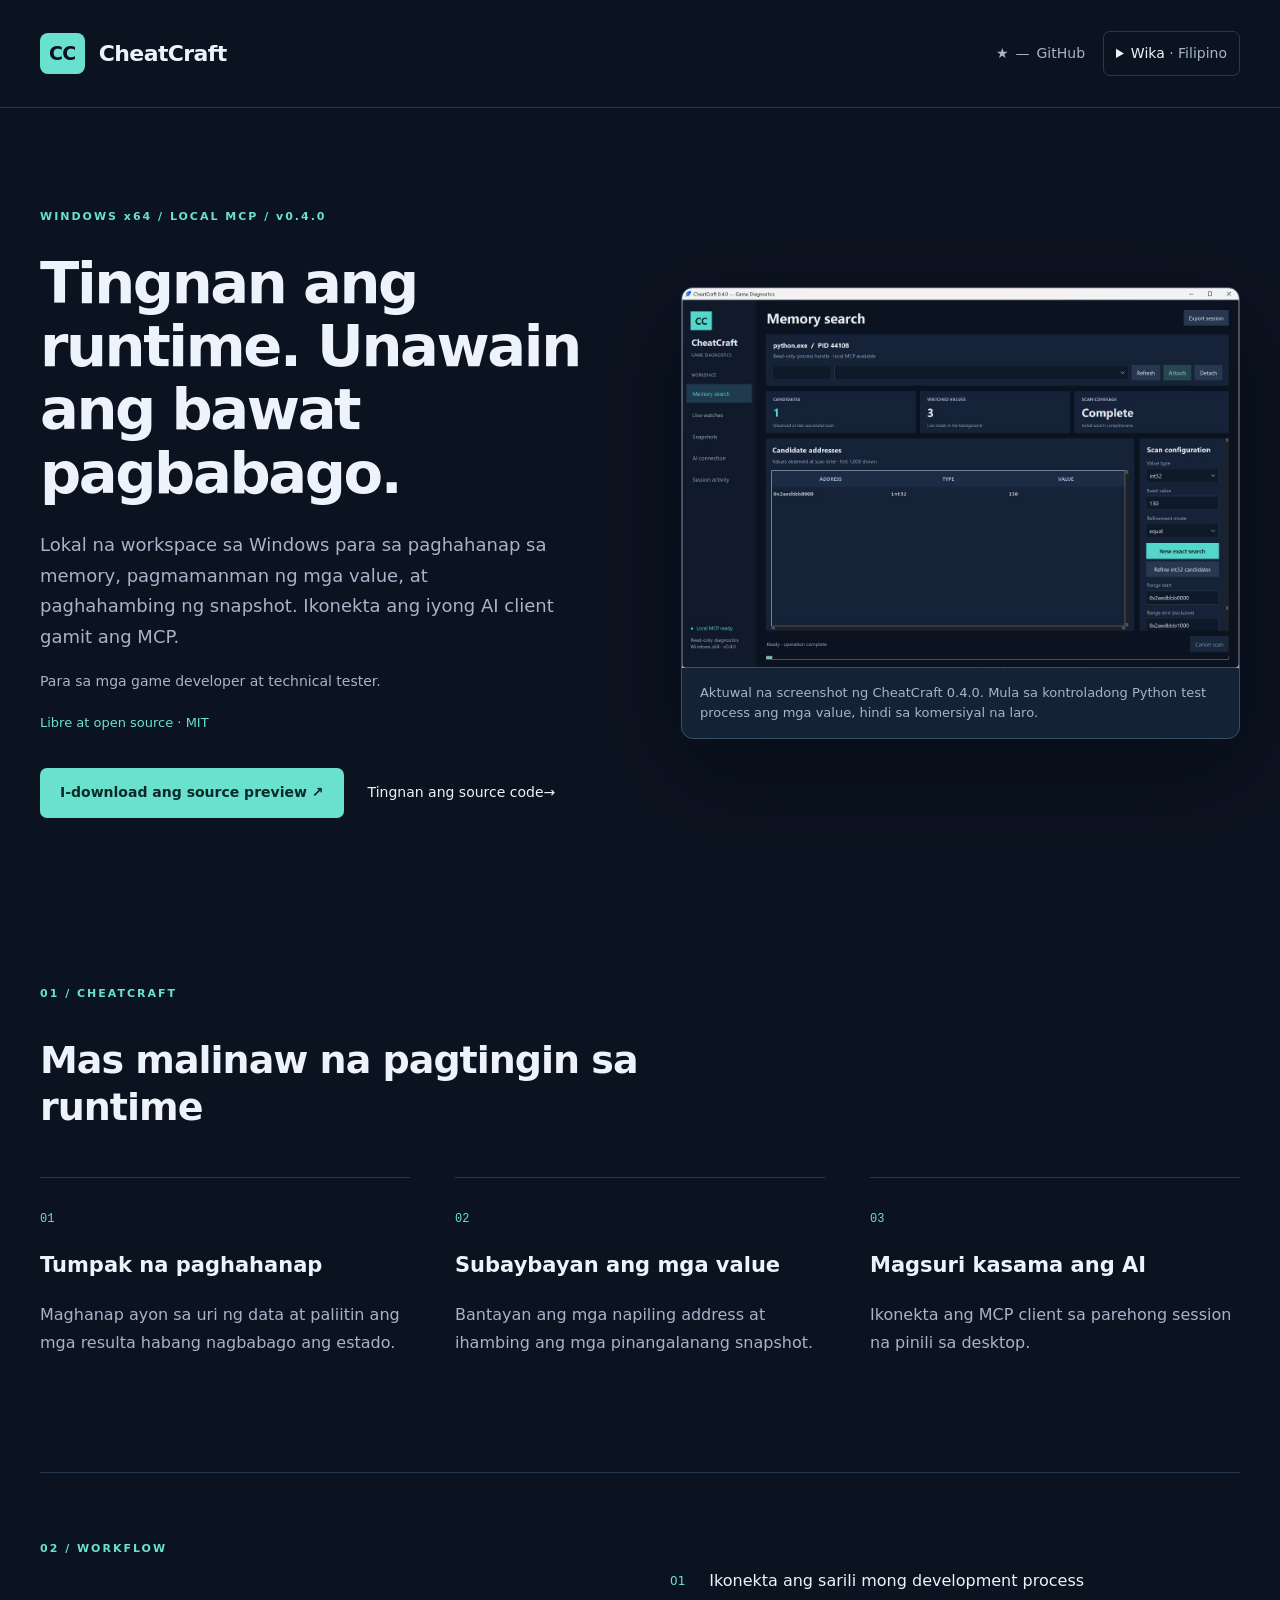
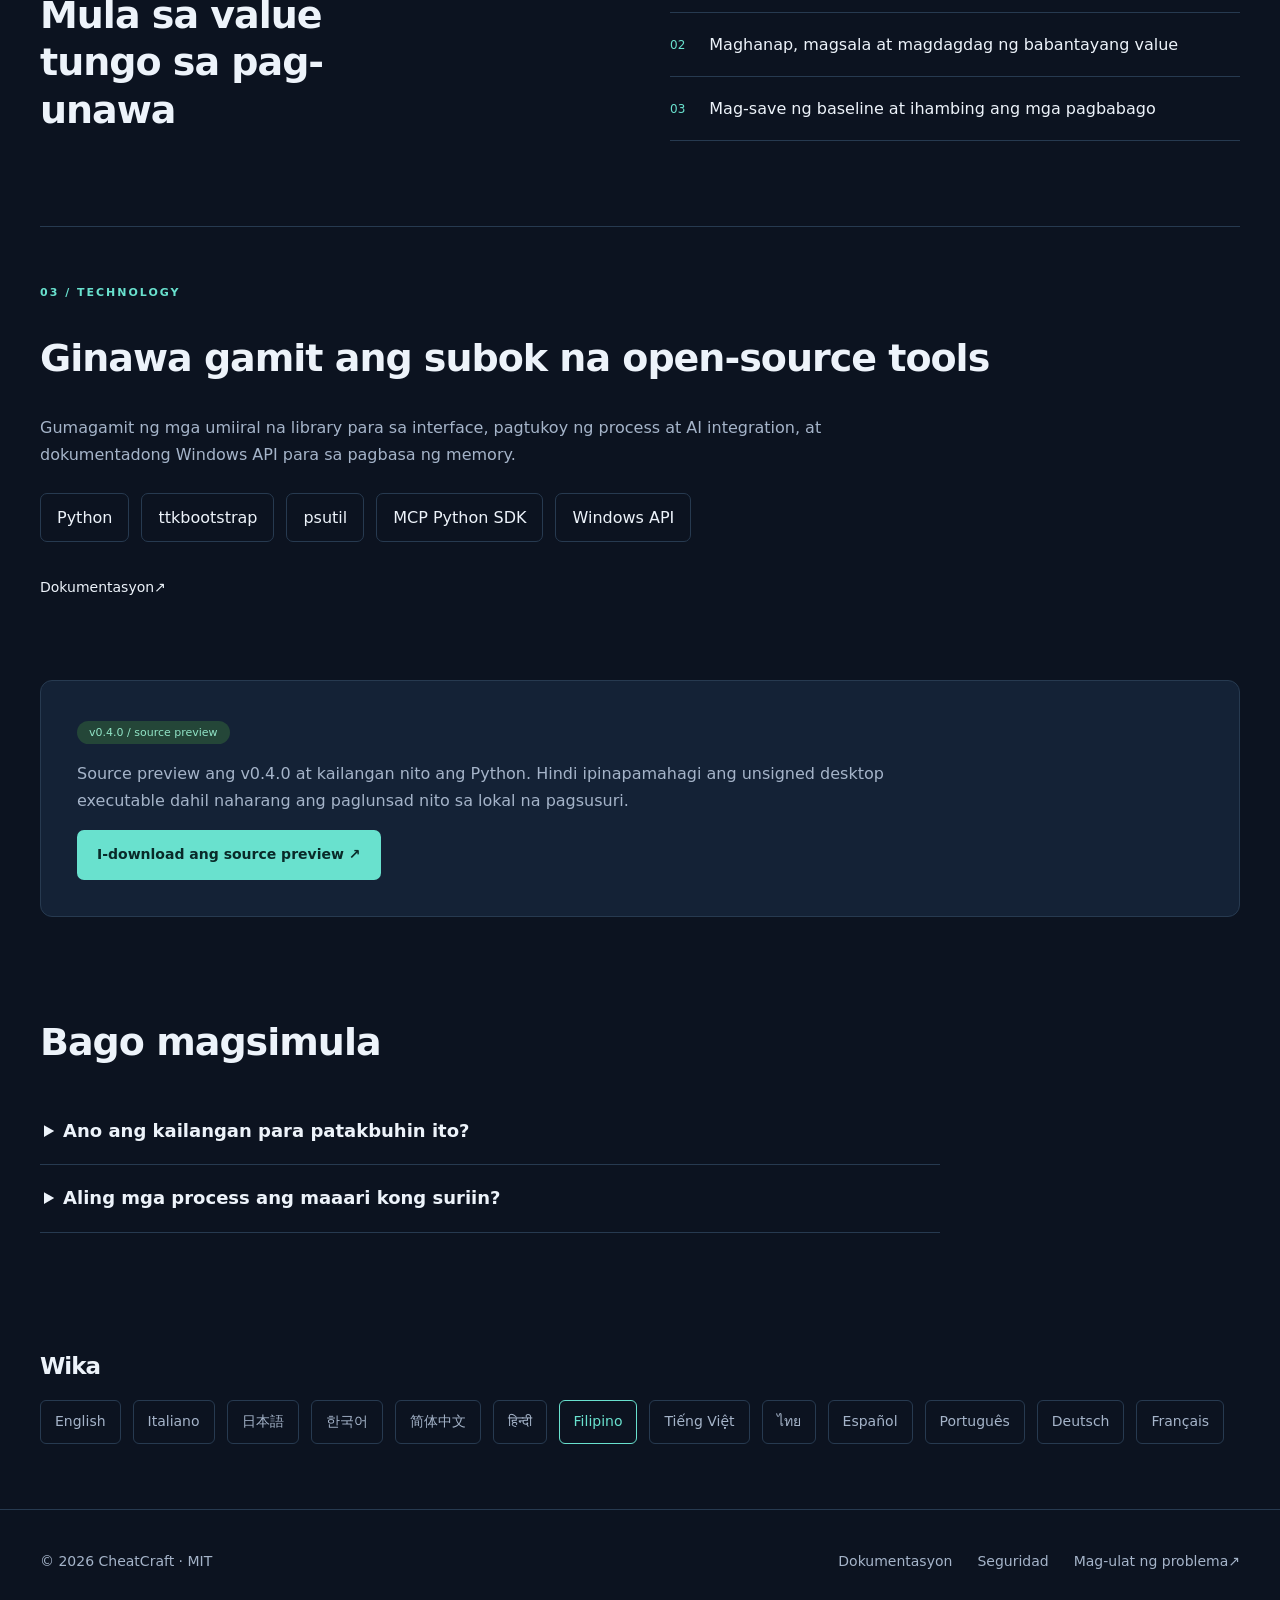
<file: docs/fil/index.html>
<!doctype html>
<html lang="fil">
<head>
  <meta charset="utf-8">
  <meta name="viewport" content="width=device-width,initial-scale=1">
  <title>CheatCraft — Paghahanap sa Memory at MCP Diagnostics sa Windows</title>
  <meta name="description" content="Lokal na workspace sa Windows para sa paghahanap sa memory, pagmamanman ng mga value, at paghahambing ng snapshot. Ikonekta ang iyong AI client gamit ang MCP.">
  <link rel="canonical" href="https://arpanjot-coding.github.io/CheatCraft/fil/">
  <link rel="alternate" hreflang="en" href="https://arpanjot-coding.github.io/CheatCraft/"><link rel="alternate" hreflang="it" href="https://arpanjot-coding.github.io/CheatCraft/it/"><link rel="alternate" hreflang="ja" href="https://arpanjot-coding.github.io/CheatCraft/ja/"><link rel="alternate" hreflang="ko" href="https://arpanjot-coding.github.io/CheatCraft/ko/"><link rel="alternate" hreflang="zh-CN" href="https://arpanjot-coding.github.io/CheatCraft/zh-CN/"><link rel="alternate" hreflang="hi" href="https://arpanjot-coding.github.io/CheatCraft/hi/"><link rel="alternate" hreflang="tl" href="https://arpanjot-coding.github.io/CheatCraft/fil/"><link rel="alternate" hreflang="vi" href="https://arpanjot-coding.github.io/CheatCraft/vi/"><link rel="alternate" hreflang="th" href="https://arpanjot-coding.github.io/CheatCraft/th/"><link rel="alternate" hreflang="es" href="https://arpanjot-coding.github.io/CheatCraft/es/"><link rel="alternate" hreflang="pt" href="https://arpanjot-coding.github.io/CheatCraft/pt/"><link rel="alternate" hreflang="de" href="https://arpanjot-coding.github.io/CheatCraft/de/"><link rel="alternate" hreflang="fr" href="https://arpanjot-coding.github.io/CheatCraft/fr/"><link rel="alternate" hreflang="x-default" href="https://arpanjot-coding.github.io/CheatCraft/">
  <meta property="og:site_name" content="CheatCraft">
  <meta property="og:title" content="CheatCraft — Paghahanap sa Memory at MCP Diagnostics sa Windows">
  <meta property="og:description" content="Lokal na workspace sa Windows para sa paghahanap sa memory, pagmamanman ng mga value, at paghahambing ng snapshot. Ikonekta ang iyong AI client gamit ang MCP.">
  <meta property="og:type" content="website">
  <meta property="og:url" content="https://arpanjot-coding.github.io/CheatCraft/fil/">
  <meta property="og:locale" content="tl_PH">
  <meta property="og:locale:alternate" content="en_US"><meta property="og:locale:alternate" content="it_IT"><meta property="og:locale:alternate" content="ja_JP"><meta property="og:locale:alternate" content="ko_KR"><meta property="og:locale:alternate" content="zh_CN"><meta property="og:locale:alternate" content="hi_IN"><meta property="og:locale:alternate" content="vi_VN"><meta property="og:locale:alternate" content="th_TH"><meta property="og:locale:alternate" content="es_ES"><meta property="og:locale:alternate" content="pt_BR"><meta property="og:locale:alternate" content="de_DE"><meta property="og:locale:alternate" content="fr_FR">
  <meta property="og:image" content="https://arpanjot-coding.github.io/CheatCraft/social-card.png">
  <meta property="og:image:width" content="1200">
  <meta property="og:image:height" content="630">
  <meta property="og:image:alt" content="CheatCraft — CheatCraft — Paghahanap sa Memory at MCP Diagnostics sa Windows">
  <meta name="twitter:card" content="summary_large_image">
  <meta name="twitter:title" content="CheatCraft — Paghahanap sa Memory at MCP Diagnostics sa Windows">
  <meta name="twitter:description" content="Lokal na workspace sa Windows para sa paghahanap sa memory, pagmamanman ng mga value, at paghahambing ng snapshot. Ikonekta ang iyong AI client gamit ang MCP.">
  <meta name="twitter:image" content="https://arpanjot-coding.github.io/CheatCraft/social-card.png">
  <meta name="twitter:image:alt" content="CheatCraft — CheatCraft — Paghahanap sa Memory at MCP Diagnostics sa Windows">
  <meta name="theme-color" content="#0c1320">
  <link rel="stylesheet" href="../style.css">
  <link rel="icon" href="../favicon.svg" type="image/svg+xml">
  <script type="application/ld+json">{"@context": "https://schema.org", "@graph": [{"@type": "SoftwareApplication", "@id": "https://arpanjot-coding.github.io/CheatCraft/#software", "name": "CheatCraft", "applicationCategory": "DeveloperApplication", "operatingSystem": "Windows", "softwareVersion": "0.4.0", "url": "https://arpanjot-coding.github.io/CheatCraft/", "inLanguage": "fil", "description": "Lokal na workspace sa Windows para sa paghahanap sa memory, pagmamanman ng mga value, at paghahambing ng snapshot. Ikonekta ang iyong AI client gamit ang MCP.", "license": "https://github.com/arpanjot-coding/CheatCraft/blob/main/LICENSE", "downloadUrl": "https://github.com/arpanjot-coding/CheatCraft/releases/tag/v0.4.0", "isAccessibleForFree": true, "offers": {"@type": "Offer", "price": "0", "priceCurrency": "USD", "url": "https://github.com/arpanjot-coding/CheatCraft/releases/tag/v0.4.0"}}, {"@type": "WebPage", "@id": "https://arpanjot-coding.github.io/CheatCraft/fil/#page", "url": "https://arpanjot-coding.github.io/CheatCraft/fil/", "name": "CheatCraft — Paghahanap sa Memory at MCP Diagnostics sa Windows", "description": "Lokal na workspace sa Windows para sa paghahanap sa memory, pagmamanman ng mga value, at paghahambing ng snapshot. Ikonekta ang iyong AI client gamit ang MCP.", "inLanguage": "fil", "about": {"@id": "https://arpanjot-coding.github.io/CheatCraft/#software"}}]}</script>
</head>
<body>
  <a class="skip-link" href="#main">Lumaktaw sa nilalaman</a>
  <header>
    <a class="brand" href="../"><span class="mark" aria-hidden="true">CC</span> CheatCraft</a>
    <nav aria-label="Wika">
      <a class="repo-link github-stars" href="https://github.com/arpanjot-coding/CheatCraft/stargazers" data-star-label="Mga GitHub star" aria-label="Mga GitHub star"><span aria-hidden="true">★</span> <span data-stars>—</span> GitHub</a>
      <details class="language-menu">
        <summary>Wika <span lang="fil">· Filipino</span></summary>
        <div class="language-options"><a href="../" lang="en" hreflang="en" >English</a><a href="../it/" lang="it" hreflang="it" >Italiano</a><a href="../ja/" lang="ja" hreflang="ja" >日本語</a><a href="../ko/" lang="ko" hreflang="ko" >한국어</a><a href="../zh-CN/" lang="zh-CN" hreflang="zh-CN" >简体中文</a><a href="../hi/" lang="hi" hreflang="hi" >हिन्दी</a><a href="../fil/" lang="fil" hreflang="tl" aria-current="page">Filipino</a><a href="../vi/" lang="vi" hreflang="vi" >Tiếng Việt</a><a href="../th/" lang="th" hreflang="th" >ไทย</a><a href="../es/" lang="es" hreflang="es" >Español</a><a href="../pt/" lang="pt" hreflang="pt" >Português</a><a href="../de/" lang="de" hreflang="de" >Deutsch</a><a href="../fr/" lang="fr" hreflang="fr" >Français</a></div>
      </details>
    </nav>
  </header>
  <main id="main" tabindex="-1">
    <section class="hero" aria-labelledby="hero-title">
      <div>
        <div class="eyebrow" lang="en">WINDOWS x64 / LOCAL MCP / v0.4.0</div>
        <h1 id="hero-title">Tingnan ang runtime. Unawain ang bawat pagbabago.</h1>
        <p class="lead">Lokal na workspace sa Windows para sa paghahanap sa memory, pagmamanman ng mga value, at paghahambing ng snapshot. Ikonekta ang iyong AI client gamit ang MCP.</p><p class="audience">Para sa mga game developer at technical tester.</p>
        <p class="license-note">Libre at open source · MIT</p>
        <div class="actions"><a class="button" href="https://github.com/arpanjot-coding/CheatCraft/releases/tag/v0.4.0">I-download ang source preview <span aria-hidden="true">↗</span></a><a class="quiet" href="https://github.com/arpanjot-coding/CheatCraft">Tingnan ang source code <span aria-hidden="true">→</span></a></div>
      </div>
      <figure class="product product-real">
        <a href="../screenshots/memory-search.jpg" aria-label="Aktuwal na screenshot ng CheatCraft 0.4.0. Mula sa kontroladong Python test process ang mga value, hindi sa komersiyal na laro."><img src="../screenshots/memory-search.jpg" alt="Aktuwal na screenshot ng CheatCraft 0.4.0. Mula sa kontroladong Python test process ang mga value, hindi sa komersiyal na laro." width="1362" height="930" fetchpriority="high" decoding="async"></a>
        <figcaption>Aktuwal na screenshot ng CheatCraft 0.4.0. Mula sa kontroladong Python test process ang mga value, hindi sa komersiyal na laro.</figcaption>
      </figure>
    </section>
    <section id="features" aria-labelledby="features-title">
      <div class="sectionhead"><span class="eyebrow" aria-hidden="true">01 / CHEATCRAFT</span><h2 id="features-title">Mas malinaw na pagtingin sa runtime</h2></div>
      <div class="features"><article><span class="number" aria-hidden="true">01</span><h3>Tumpak na paghahanap</h3><p>Maghanap ayon sa uri ng data at paliitin ang mga resulta habang nagbabago ang estado.</p></article><article><span class="number" aria-hidden="true">02</span><h3>Subaybayan ang mga value</h3><p>Bantayan ang mga napiling address at ihambing ang mga pinangalanang snapshot.</p></article><article><span class="number" aria-hidden="true">03</span><h3>Magsuri kasama ang AI</h3><p>Ikonekta ang MCP client sa parehong session na pinili sa desktop.</p></article></div>
    </section>
    <section class="workflow" aria-labelledby="workflow-title">
      <div><span class="eyebrow" aria-hidden="true">02 / WORKFLOW</span><h2 id="workflow-title">Mula sa value tungo sa pag-unawa</h2></div>
      <ol><li><span aria-hidden="true">01</span>Ikonekta ang sarili mong development process</li><li><span aria-hidden="true">02</span>Maghanap, magsala at magdagdag ng babantayang value</li><li><span aria-hidden="true">03</span>Mag-save ng baseline at ihambing ang mga pagbabago</li></ol>
    </section>
    <section class="technology" aria-labelledby="stack-title"><span class="eyebrow" aria-hidden="true">03 / TECHNOLOGY</span><h2 id="stack-title">Ginawa gamit ang subok na open-source tools</h2><p>Gumagamit ng mga umiiral na library para sa interface, pagtukoy ng process at AI integration, at dokumentadong Windows API para sa pagbasa ng memory.</p><div class="stack-links"><a href="https://www.python.org/">Python</a><a href="https://github.com/israel-dryer/ttkbootstrap">ttkbootstrap</a><a href="https://github.com/giampaolo/psutil">psutil</a><a href="https://github.com/modelcontextprotocol/python-sdk">MCP Python SDK</a><a href="https://learn.microsoft.com/en-us/windows/win32/api/memoryapi/nf-memoryapi-readprocessmemory">Windows API</a></div><a class="quiet" href="https://github.com/arpanjot-coding/CheatCraft/blob/main/README.md">Dokumentasyon <span aria-hidden="true">↗</span></a></section>
    <section class="release" aria-label="I-download ang source preview">
      <span class="pill" lang="en">v0.4.0 / source preview</span><p>Source preview ang v0.4.0 at kailangan nito ang Python. Hindi ipinapamahagi ang unsigned desktop executable dahil naharang ang paglunsad nito sa lokal na pagsusuri.</p><a class="button" href="https://github.com/arpanjot-coding/CheatCraft/releases/tag/v0.4.0">I-download ang source preview <span aria-hidden="true">↗</span></a>
    </section>
    <section class="faq" aria-labelledby="faq-title"><h2 id="faq-title">Bago magsimula</h2>
      <details><summary>Ano ang kailangan para patakbuhin ito?</summary><p>Windows x64 at 64-bit Python 3.11 o mas bago na may Tcl/Tk. I-download ang source, patakbuhin ang Setup.cmd, at pagkatapos ang Launch.cmd. Python 3.14.7 ang ginamit sa lokal na pagsusuri.</p></details>
      <details><summary>Aling mga process ang maaari kong suriin?</summary><p>Mga process na pag-aari mo o pinahihintulutan kang suriin, kung nagbibigay ang Windows ng read access. Hindi nilalampasan ng CheatCraft ang anti-cheat o proteksiyon ng process.</p></details>
    </section>
    <section class="languages" aria-labelledby="languages-title"><h2 id="languages-title">Wika</h2><div><a href="../" lang="en" hreflang="en" >English</a><a href="../it/" lang="it" hreflang="it" >Italiano</a><a href="../ja/" lang="ja" hreflang="ja" >日本語</a><a href="../ko/" lang="ko" hreflang="ko" >한국어</a><a href="../zh-CN/" lang="zh-CN" hreflang="zh-CN" >简体中文</a><a href="../hi/" lang="hi" hreflang="hi" >हिन्दी</a><a href="../fil/" lang="fil" hreflang="tl" aria-current="page">Filipino</a><a href="../vi/" lang="vi" hreflang="vi" >Tiếng Việt</a><a href="../th/" lang="th" hreflang="th" >ไทย</a><a href="../es/" lang="es" hreflang="es" >Español</a><a href="../pt/" lang="pt" hreflang="pt" >Português</a><a href="../de/" lang="de" hreflang="de" >Deutsch</a><a href="../fr/" lang="fr" hreflang="fr" >Français</a></div></section>
  </main>
  <footer><span>© 2026 CheatCraft · MIT</span><a href="https://github.com/arpanjot-coding/CheatCraft/blob/main/README.md">Dokumentasyon</a><a href="https://github.com/arpanjot-coding/CheatCraft/blob/main/SECURITY.md">Seguridad</a><a href="https://github.com/arpanjot-coding/CheatCraft/issues">Mag-ulat ng problema <span aria-hidden="true">↗</span></a></footer>
<script src="../site.js" defer></script>
</body>
</html>
</file>
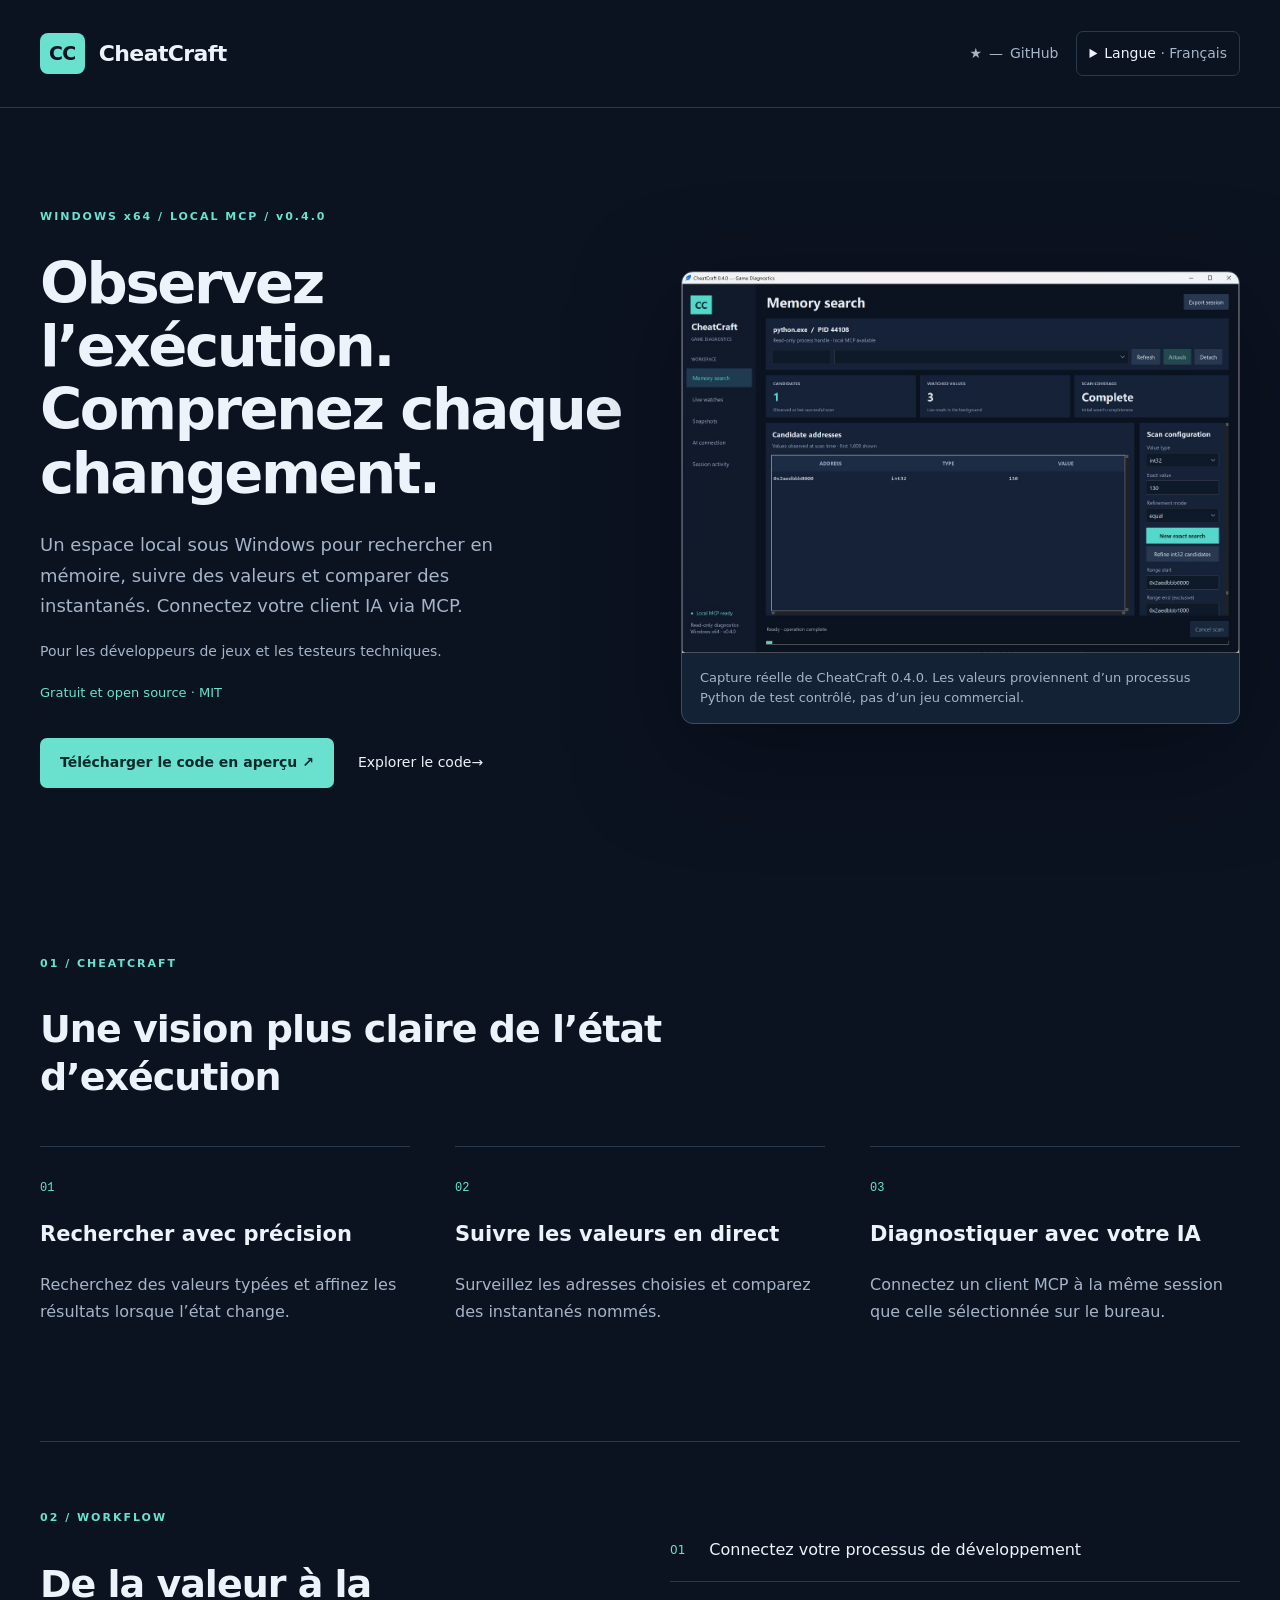
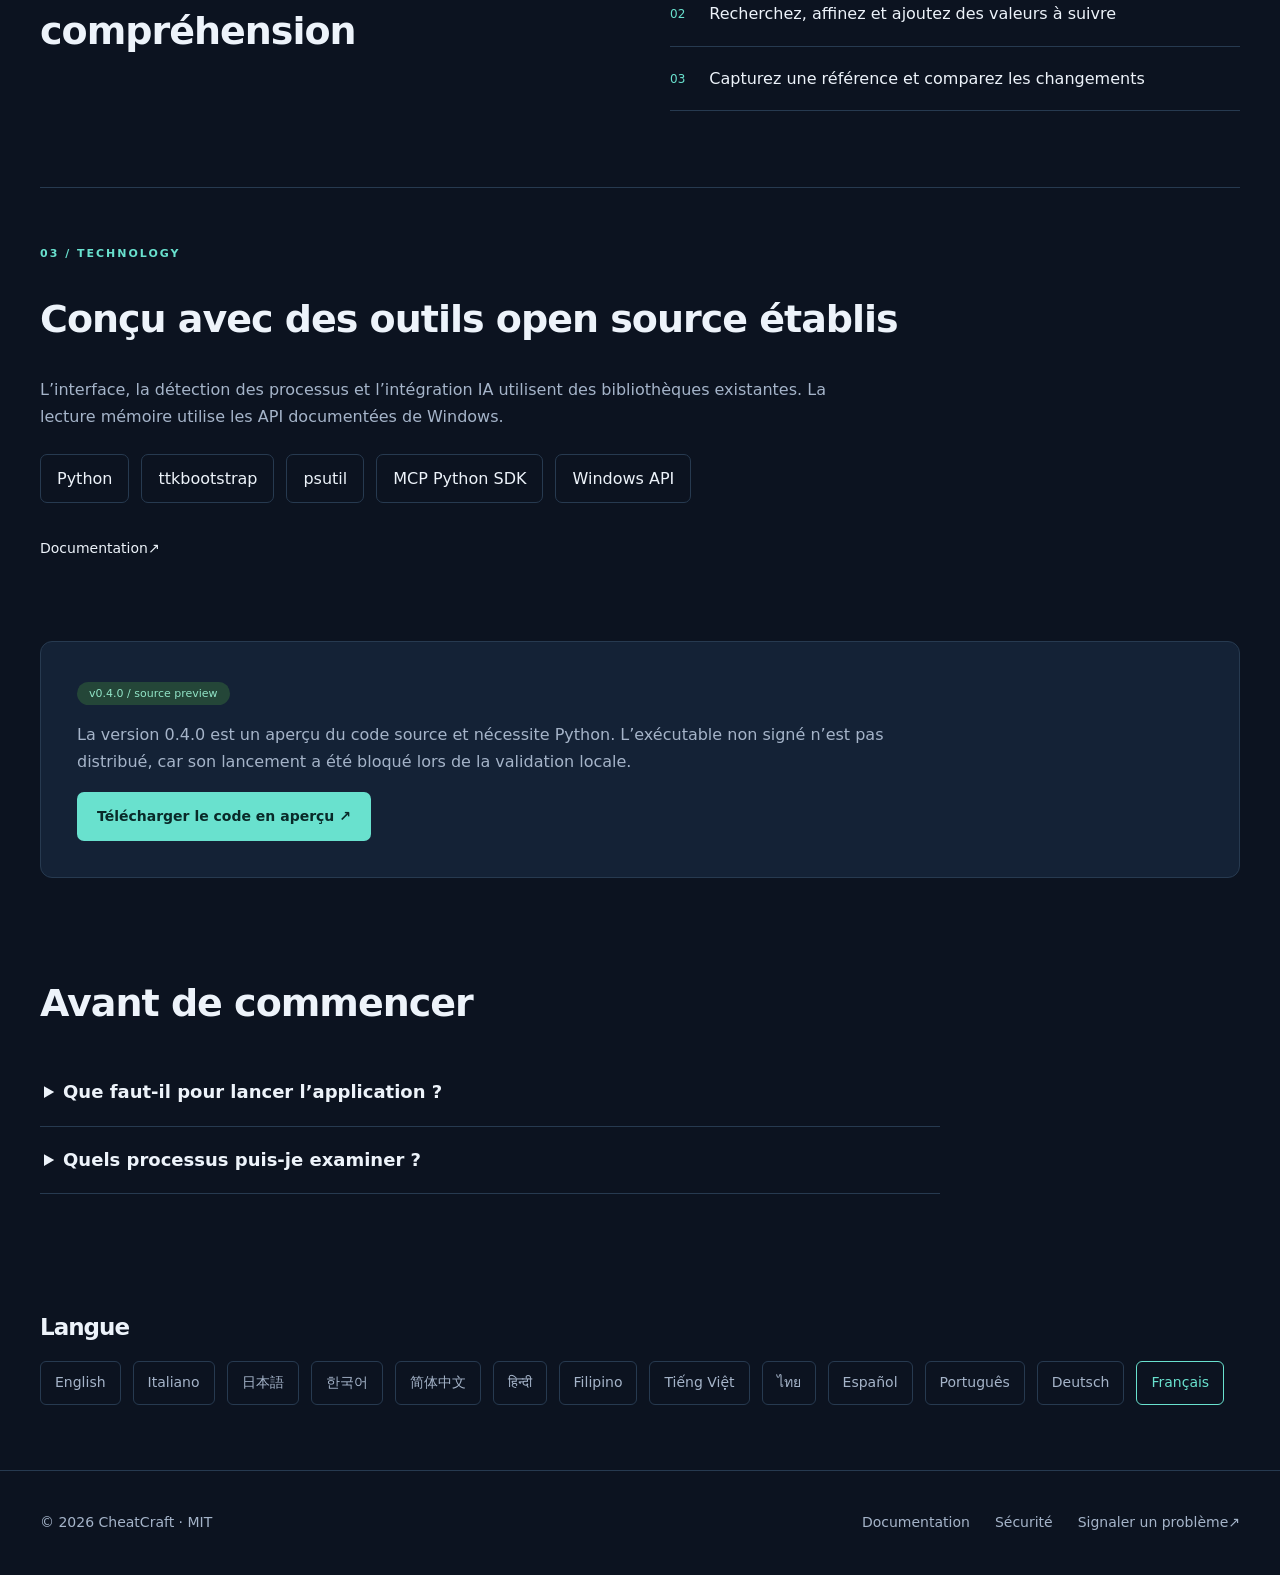
<file: docs/fr/index.html>
<!doctype html>
<html lang="fr">
<head>
  <meta charset="utf-8">
  <meta name="viewport" content="width=device-width,initial-scale=1">
  <title>CheatCraft — Recherche mémoire et diagnostic MCP sur Windows</title>
  <meta name="description" content="Un espace local sous Windows pour rechercher en mémoire, suivre des valeurs et comparer des instantanés. Connectez votre client IA via MCP.">
  <link rel="canonical" href="https://arpanjot-coding.github.io/CheatCraft/fr/">
  <link rel="alternate" hreflang="en" href="https://arpanjot-coding.github.io/CheatCraft/"><link rel="alternate" hreflang="it" href="https://arpanjot-coding.github.io/CheatCraft/it/"><link rel="alternate" hreflang="ja" href="https://arpanjot-coding.github.io/CheatCraft/ja/"><link rel="alternate" hreflang="ko" href="https://arpanjot-coding.github.io/CheatCraft/ko/"><link rel="alternate" hreflang="zh-CN" href="https://arpanjot-coding.github.io/CheatCraft/zh-CN/"><link rel="alternate" hreflang="hi" href="https://arpanjot-coding.github.io/CheatCraft/hi/"><link rel="alternate" hreflang="tl" href="https://arpanjot-coding.github.io/CheatCraft/fil/"><link rel="alternate" hreflang="vi" href="https://arpanjot-coding.github.io/CheatCraft/vi/"><link rel="alternate" hreflang="th" href="https://arpanjot-coding.github.io/CheatCraft/th/"><link rel="alternate" hreflang="es" href="https://arpanjot-coding.github.io/CheatCraft/es/"><link rel="alternate" hreflang="pt" href="https://arpanjot-coding.github.io/CheatCraft/pt/"><link rel="alternate" hreflang="de" href="https://arpanjot-coding.github.io/CheatCraft/de/"><link rel="alternate" hreflang="fr" href="https://arpanjot-coding.github.io/CheatCraft/fr/"><link rel="alternate" hreflang="x-default" href="https://arpanjot-coding.github.io/CheatCraft/">
  <meta property="og:site_name" content="CheatCraft">
  <meta property="og:title" content="CheatCraft — Recherche mémoire et diagnostic MCP sur Windows">
  <meta property="og:description" content="Un espace local sous Windows pour rechercher en mémoire, suivre des valeurs et comparer des instantanés. Connectez votre client IA via MCP.">
  <meta property="og:type" content="website">
  <meta property="og:url" content="https://arpanjot-coding.github.io/CheatCraft/fr/">
  <meta property="og:locale" content="fr_FR">
  <meta property="og:locale:alternate" content="en_US"><meta property="og:locale:alternate" content="it_IT"><meta property="og:locale:alternate" content="ja_JP"><meta property="og:locale:alternate" content="ko_KR"><meta property="og:locale:alternate" content="zh_CN"><meta property="og:locale:alternate" content="hi_IN"><meta property="og:locale:alternate" content="tl_PH"><meta property="og:locale:alternate" content="vi_VN"><meta property="og:locale:alternate" content="th_TH"><meta property="og:locale:alternate" content="es_ES"><meta property="og:locale:alternate" content="pt_BR"><meta property="og:locale:alternate" content="de_DE">
  <meta property="og:image" content="https://arpanjot-coding.github.io/CheatCraft/social-card.png">
  <meta property="og:image:width" content="1200">
  <meta property="og:image:height" content="630">
  <meta property="og:image:alt" content="CheatCraft — CheatCraft — Recherche mémoire et diagnostic MCP sur Windows">
  <meta name="twitter:card" content="summary_large_image">
  <meta name="twitter:title" content="CheatCraft — Recherche mémoire et diagnostic MCP sur Windows">
  <meta name="twitter:description" content="Un espace local sous Windows pour rechercher en mémoire, suivre des valeurs et comparer des instantanés. Connectez votre client IA via MCP.">
  <meta name="twitter:image" content="https://arpanjot-coding.github.io/CheatCraft/social-card.png">
  <meta name="twitter:image:alt" content="CheatCraft — CheatCraft — Recherche mémoire et diagnostic MCP sur Windows">
  <meta name="theme-color" content="#0c1320">
  <link rel="stylesheet" href="../style.css">
  <link rel="icon" href="../favicon.svg" type="image/svg+xml">
  <script type="application/ld+json">{"@context": "https://schema.org", "@graph": [{"@type": "SoftwareApplication", "@id": "https://arpanjot-coding.github.io/CheatCraft/#software", "name": "CheatCraft", "applicationCategory": "DeveloperApplication", "operatingSystem": "Windows", "softwareVersion": "0.4.0", "url": "https://arpanjot-coding.github.io/CheatCraft/", "inLanguage": "fr", "description": "Un espace local sous Windows pour rechercher en mémoire, suivre des valeurs et comparer des instantanés. Connectez votre client IA via MCP.", "license": "https://github.com/arpanjot-coding/CheatCraft/blob/main/LICENSE", "downloadUrl": "https://github.com/arpanjot-coding/CheatCraft/releases/tag/v0.4.0", "isAccessibleForFree": true, "offers": {"@type": "Offer", "price": "0", "priceCurrency": "USD", "url": "https://github.com/arpanjot-coding/CheatCraft/releases/tag/v0.4.0"}}, {"@type": "WebPage", "@id": "https://arpanjot-coding.github.io/CheatCraft/fr/#page", "url": "https://arpanjot-coding.github.io/CheatCraft/fr/", "name": "CheatCraft — Recherche mémoire et diagnostic MCP sur Windows", "description": "Un espace local sous Windows pour rechercher en mémoire, suivre des valeurs et comparer des instantanés. Connectez votre client IA via MCP.", "inLanguage": "fr", "about": {"@id": "https://arpanjot-coding.github.io/CheatCraft/#software"}}]}</script>
</head>
<body>
  <a class="skip-link" href="#main">Aller au contenu</a>
  <header>
    <a class="brand" href="../"><span class="mark" aria-hidden="true">CC</span> CheatCraft</a>
    <nav aria-label="Langue">
      <a class="repo-link github-stars" href="https://github.com/arpanjot-coding/CheatCraft/stargazers" data-star-label="Étoiles GitHub" aria-label="Étoiles GitHub"><span aria-hidden="true">★</span> <span data-stars>—</span> GitHub</a>
      <details class="language-menu">
        <summary>Langue <span lang="fr">· Français</span></summary>
        <div class="language-options"><a href="../" lang="en" hreflang="en" >English</a><a href="../it/" lang="it" hreflang="it" >Italiano</a><a href="../ja/" lang="ja" hreflang="ja" >日本語</a><a href="../ko/" lang="ko" hreflang="ko" >한국어</a><a href="../zh-CN/" lang="zh-CN" hreflang="zh-CN" >简体中文</a><a href="../hi/" lang="hi" hreflang="hi" >हिन्दी</a><a href="../fil/" lang="fil" hreflang="tl" >Filipino</a><a href="../vi/" lang="vi" hreflang="vi" >Tiếng Việt</a><a href="../th/" lang="th" hreflang="th" >ไทย</a><a href="../es/" lang="es" hreflang="es" >Español</a><a href="../pt/" lang="pt" hreflang="pt" >Português</a><a href="../de/" lang="de" hreflang="de" >Deutsch</a><a href="../fr/" lang="fr" hreflang="fr" aria-current="page">Français</a></div>
      </details>
    </nav>
  </header>
  <main id="main" tabindex="-1">
    <section class="hero" aria-labelledby="hero-title">
      <div>
        <div class="eyebrow" lang="en">WINDOWS x64 / LOCAL MCP / v0.4.0</div>
        <h1 id="hero-title">Observez l’exécution. Comprenez chaque changement.</h1>
        <p class="lead">Un espace local sous Windows pour rechercher en mémoire, suivre des valeurs et comparer des instantanés. Connectez votre client IA via MCP.</p><p class="audience">Pour les développeurs de jeux et les testeurs techniques.</p>
        <p class="license-note">Gratuit et open source · MIT</p>
        <div class="actions"><a class="button" href="https://github.com/arpanjot-coding/CheatCraft/releases/tag/v0.4.0">Télécharger le code en aperçu <span aria-hidden="true">↗</span></a><a class="quiet" href="https://github.com/arpanjot-coding/CheatCraft">Explorer le code <span aria-hidden="true">→</span></a></div>
      </div>
      <figure class="product product-real">
        <a href="../screenshots/memory-search.jpg" aria-label="Capture réelle de CheatCraft 0.4.0. Les valeurs proviennent d’un processus Python de test contrôlé, pas d’un jeu commercial."><img src="../screenshots/memory-search.jpg" alt="Capture réelle de CheatCraft 0.4.0. Les valeurs proviennent d’un processus Python de test contrôlé, pas d’un jeu commercial." width="1362" height="930" fetchpriority="high" decoding="async"></a>
        <figcaption>Capture réelle de CheatCraft 0.4.0. Les valeurs proviennent d’un processus Python de test contrôlé, pas d’un jeu commercial.</figcaption>
      </figure>
    </section>
    <section id="features" aria-labelledby="features-title">
      <div class="sectionhead"><span class="eyebrow" aria-hidden="true">01 / CHEATCRAFT</span><h2 id="features-title">Une vision plus claire de l’état d’exécution</h2></div>
      <div class="features"><article><span class="number" aria-hidden="true">01</span><h3>Rechercher avec précision</h3><p>Recherchez des valeurs typées et affinez les résultats lorsque l’état change.</p></article><article><span class="number" aria-hidden="true">02</span><h3>Suivre les valeurs en direct</h3><p>Surveillez les adresses choisies et comparez des instantanés nommés.</p></article><article><span class="number" aria-hidden="true">03</span><h3>Diagnostiquer avec votre IA</h3><p>Connectez un client MCP à la même session que celle sélectionnée sur le bureau.</p></article></div>
    </section>
    <section class="workflow" aria-labelledby="workflow-title">
      <div><span class="eyebrow" aria-hidden="true">02 / WORKFLOW</span><h2 id="workflow-title">De la valeur à la compréhension</h2></div>
      <ol><li><span aria-hidden="true">01</span>Connectez votre processus de développement</li><li><span aria-hidden="true">02</span>Recherchez, affinez et ajoutez des valeurs à suivre</li><li><span aria-hidden="true">03</span>Capturez une référence et comparez les changements</li></ol>
    </section>
    <section class="technology" aria-labelledby="stack-title"><span class="eyebrow" aria-hidden="true">03 / TECHNOLOGY</span><h2 id="stack-title">Conçu avec des outils open source établis</h2><p>L’interface, la détection des processus et l’intégration IA utilisent des bibliothèques existantes. La lecture mémoire utilise les API documentées de Windows.</p><div class="stack-links"><a href="https://www.python.org/">Python</a><a href="https://github.com/israel-dryer/ttkbootstrap">ttkbootstrap</a><a href="https://github.com/giampaolo/psutil">psutil</a><a href="https://github.com/modelcontextprotocol/python-sdk">MCP Python SDK</a><a href="https://learn.microsoft.com/en-us/windows/win32/api/memoryapi/nf-memoryapi-readprocessmemory">Windows API</a></div><a class="quiet" href="https://github.com/arpanjot-coding/CheatCraft/blob/main/README.md">Documentation <span aria-hidden="true">↗</span></a></section>
    <section class="release" aria-label="Télécharger le code en aperçu">
      <span class="pill" lang="en">v0.4.0 / source preview</span><p>La version 0.4.0 est un aperçu du code source et nécessite Python. L’exécutable non signé n’est pas distribué, car son lancement a été bloqué lors de la validation locale.</p><a class="button" href="https://github.com/arpanjot-coding/CheatCraft/releases/tag/v0.4.0">Télécharger le code en aperçu <span aria-hidden="true">↗</span></a>
    </section>
    <section class="faq" aria-labelledby="faq-title"><h2 id="faq-title">Avant de commencer</h2>
      <details><summary>Que faut-il pour lancer l’application ?</summary><p>Windows x64 et Python 64 bits, version 3.11 ou ultérieure, avec Tcl/Tk. Téléchargez le code, lancez Setup.cmd, puis Launch.cmd. Les vérifications locales utilisent Python 3.14.7.</p></details>
      <details><summary>Quels processus puis-je examiner ?</summary><p>Vos processus ou ceux que vous êtes autorisé à examiner, si Windows accorde un accès en lecture. CheatCraft ne contourne ni les systèmes anti-triche ni les protections des processus.</p></details>
    </section>
    <section class="languages" aria-labelledby="languages-title"><h2 id="languages-title">Langue</h2><div><a href="../" lang="en" hreflang="en" >English</a><a href="../it/" lang="it" hreflang="it" >Italiano</a><a href="../ja/" lang="ja" hreflang="ja" >日本語</a><a href="../ko/" lang="ko" hreflang="ko" >한국어</a><a href="../zh-CN/" lang="zh-CN" hreflang="zh-CN" >简体中文</a><a href="../hi/" lang="hi" hreflang="hi" >हिन्दी</a><a href="../fil/" lang="fil" hreflang="tl" >Filipino</a><a href="../vi/" lang="vi" hreflang="vi" >Tiếng Việt</a><a href="../th/" lang="th" hreflang="th" >ไทย</a><a href="../es/" lang="es" hreflang="es" >Español</a><a href="../pt/" lang="pt" hreflang="pt" >Português</a><a href="../de/" lang="de" hreflang="de" >Deutsch</a><a href="../fr/" lang="fr" hreflang="fr" aria-current="page">Français</a></div></section>
  </main>
  <footer><span>© 2026 CheatCraft · MIT</span><a href="https://github.com/arpanjot-coding/CheatCraft/blob/main/README.md">Documentation</a><a href="https://github.com/arpanjot-coding/CheatCraft/blob/main/SECURITY.md">Sécurité</a><a href="https://github.com/arpanjot-coding/CheatCraft/issues">Signaler un problème <span aria-hidden="true">↗</span></a></footer>
<script src="../site.js" defer></script>
</body>
</html>
</file>
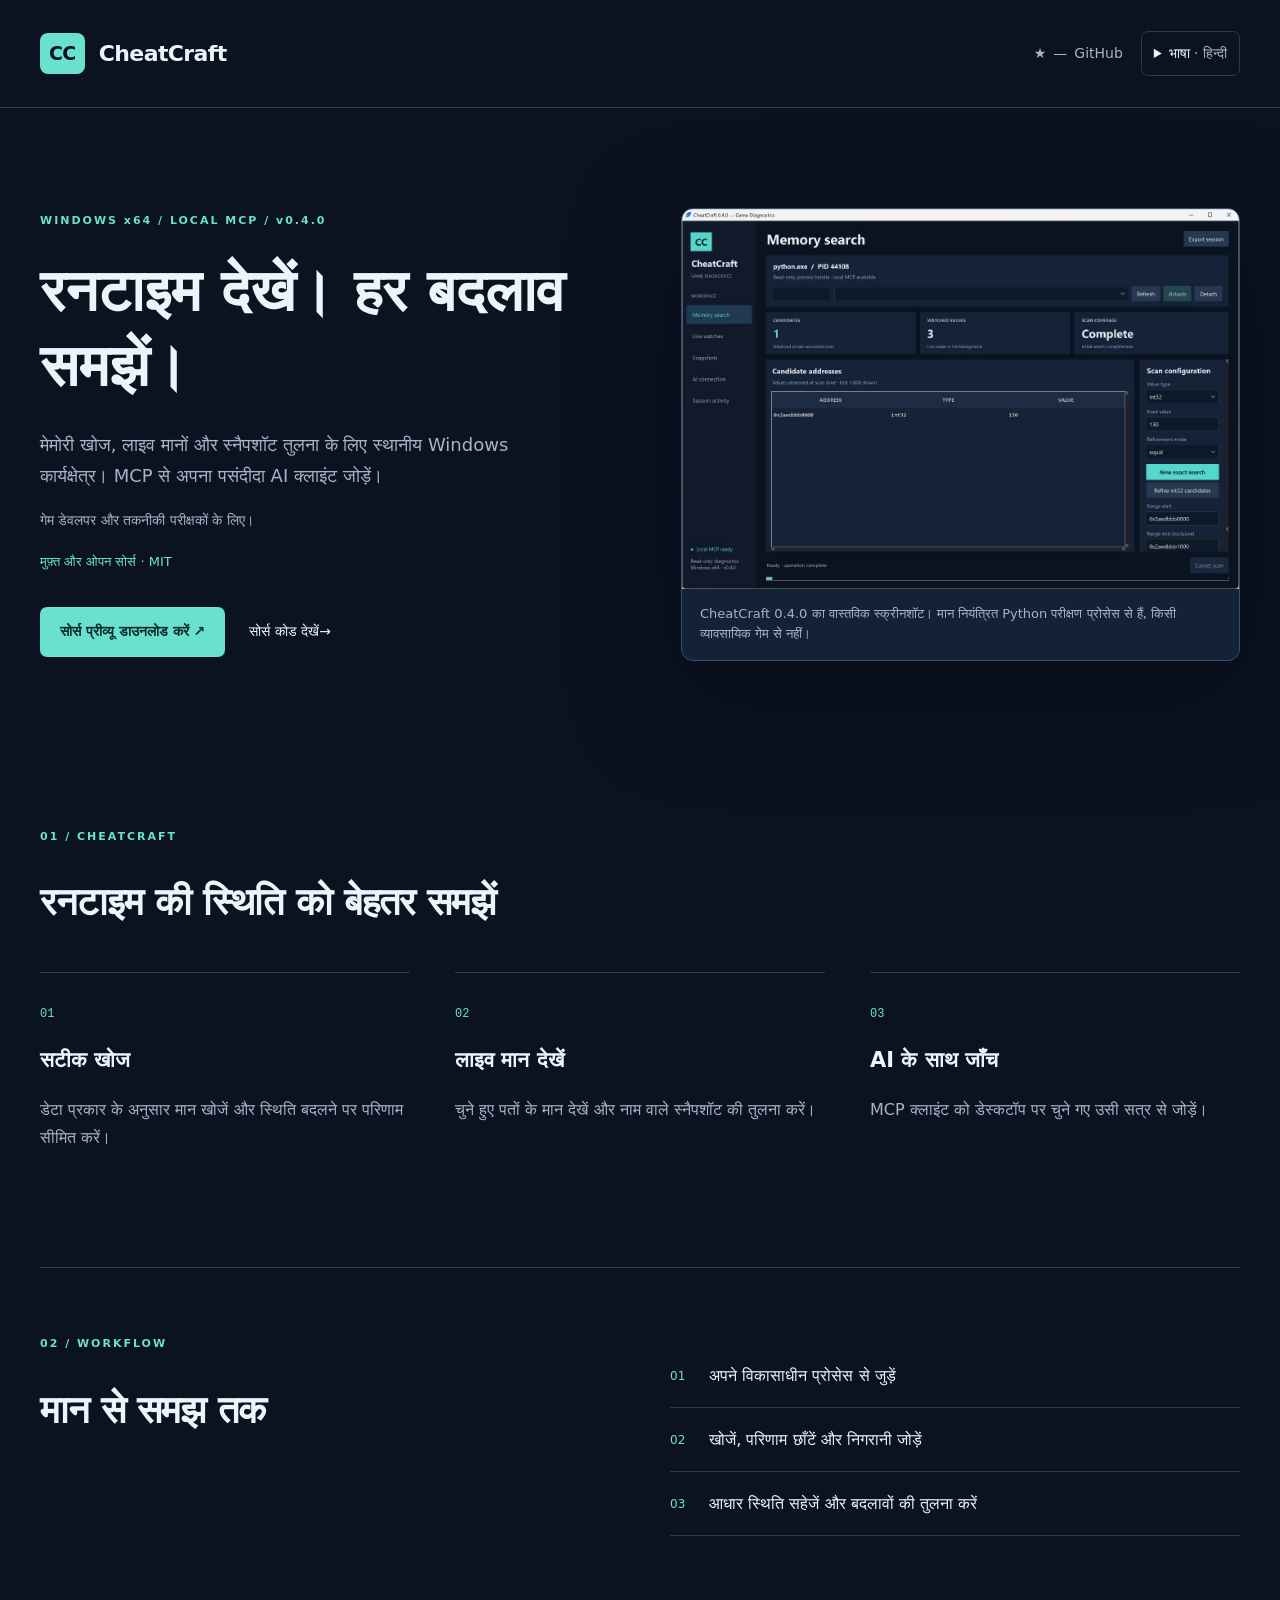
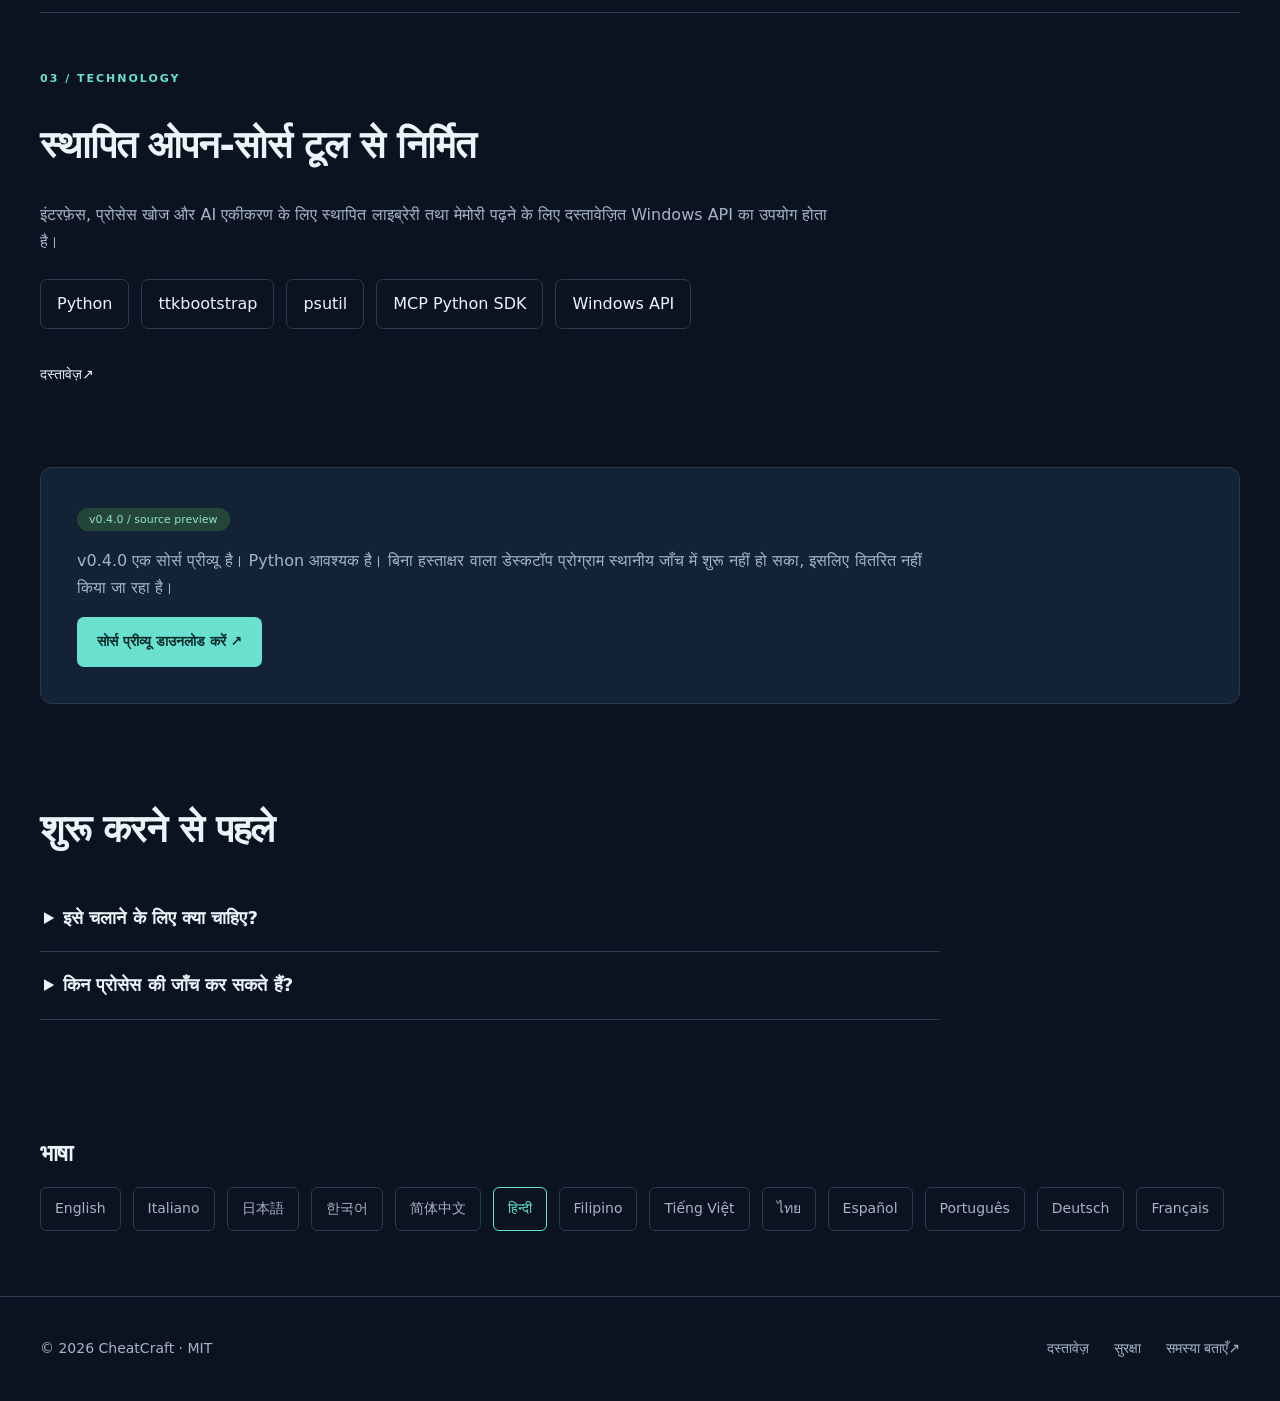
<file: docs/hi/index.html>
<!doctype html>
<html lang="hi">
<head>
  <meta charset="utf-8">
  <meta name="viewport" content="width=device-width,initial-scale=1">
  <title>CheatCraft — Windows मेमोरी खोज और MCP निदान</title>
  <meta name="description" content="मेमोरी खोज, लाइव मानों और स्नैपशॉट तुलना के लिए स्थानीय Windows कार्यक्षेत्र। MCP से अपना पसंदीदा AI क्लाइंट जोड़ें।">
  <link rel="canonical" href="https://arpanjot-coding.github.io/CheatCraft/hi/">
  <link rel="alternate" hreflang="en" href="https://arpanjot-coding.github.io/CheatCraft/"><link rel="alternate" hreflang="it" href="https://arpanjot-coding.github.io/CheatCraft/it/"><link rel="alternate" hreflang="ja" href="https://arpanjot-coding.github.io/CheatCraft/ja/"><link rel="alternate" hreflang="ko" href="https://arpanjot-coding.github.io/CheatCraft/ko/"><link rel="alternate" hreflang="zh-CN" href="https://arpanjot-coding.github.io/CheatCraft/zh-CN/"><link rel="alternate" hreflang="hi" href="https://arpanjot-coding.github.io/CheatCraft/hi/"><link rel="alternate" hreflang="tl" href="https://arpanjot-coding.github.io/CheatCraft/fil/"><link rel="alternate" hreflang="vi" href="https://arpanjot-coding.github.io/CheatCraft/vi/"><link rel="alternate" hreflang="th" href="https://arpanjot-coding.github.io/CheatCraft/th/"><link rel="alternate" hreflang="es" href="https://arpanjot-coding.github.io/CheatCraft/es/"><link rel="alternate" hreflang="pt" href="https://arpanjot-coding.github.io/CheatCraft/pt/"><link rel="alternate" hreflang="de" href="https://arpanjot-coding.github.io/CheatCraft/de/"><link rel="alternate" hreflang="fr" href="https://arpanjot-coding.github.io/CheatCraft/fr/"><link rel="alternate" hreflang="x-default" href="https://arpanjot-coding.github.io/CheatCraft/">
  <meta property="og:site_name" content="CheatCraft">
  <meta property="og:title" content="CheatCraft — Windows मेमोरी खोज और MCP निदान">
  <meta property="og:description" content="मेमोरी खोज, लाइव मानों और स्नैपशॉट तुलना के लिए स्थानीय Windows कार्यक्षेत्र। MCP से अपना पसंदीदा AI क्लाइंट जोड़ें।">
  <meta property="og:type" content="website">
  <meta property="og:url" content="https://arpanjot-coding.github.io/CheatCraft/hi/">
  <meta property="og:locale" content="hi_IN">
  <meta property="og:locale:alternate" content="en_US"><meta property="og:locale:alternate" content="it_IT"><meta property="og:locale:alternate" content="ja_JP"><meta property="og:locale:alternate" content="ko_KR"><meta property="og:locale:alternate" content="zh_CN"><meta property="og:locale:alternate" content="tl_PH"><meta property="og:locale:alternate" content="vi_VN"><meta property="og:locale:alternate" content="th_TH"><meta property="og:locale:alternate" content="es_ES"><meta property="og:locale:alternate" content="pt_BR"><meta property="og:locale:alternate" content="de_DE"><meta property="og:locale:alternate" content="fr_FR">
  <meta property="og:image" content="https://arpanjot-coding.github.io/CheatCraft/social-card.png">
  <meta property="og:image:width" content="1200">
  <meta property="og:image:height" content="630">
  <meta property="og:image:alt" content="CheatCraft — CheatCraft — Windows मेमोरी खोज और MCP निदान">
  <meta name="twitter:card" content="summary_large_image">
  <meta name="twitter:title" content="CheatCraft — Windows मेमोरी खोज और MCP निदान">
  <meta name="twitter:description" content="मेमोरी खोज, लाइव मानों और स्नैपशॉट तुलना के लिए स्थानीय Windows कार्यक्षेत्र। MCP से अपना पसंदीदा AI क्लाइंट जोड़ें।">
  <meta name="twitter:image" content="https://arpanjot-coding.github.io/CheatCraft/social-card.png">
  <meta name="twitter:image:alt" content="CheatCraft — CheatCraft — Windows मेमोरी खोज और MCP निदान">
  <meta name="theme-color" content="#0c1320">
  <link rel="stylesheet" href="../style.css">
  <link rel="icon" href="../favicon.svg" type="image/svg+xml">
  <script type="application/ld+json">{"@context": "https://schema.org", "@graph": [{"@type": "SoftwareApplication", "@id": "https://arpanjot-coding.github.io/CheatCraft/#software", "name": "CheatCraft", "applicationCategory": "DeveloperApplication", "operatingSystem": "Windows", "softwareVersion": "0.4.0", "url": "https://arpanjot-coding.github.io/CheatCraft/", "inLanguage": "hi", "description": "मेमोरी खोज, लाइव मानों और स्नैपशॉट तुलना के लिए स्थानीय Windows कार्यक्षेत्र। MCP से अपना पसंदीदा AI क्लाइंट जोड़ें।", "license": "https://github.com/arpanjot-coding/CheatCraft/blob/main/LICENSE", "downloadUrl": "https://github.com/arpanjot-coding/CheatCraft/releases/tag/v0.4.0", "isAccessibleForFree": true, "offers": {"@type": "Offer", "price": "0", "priceCurrency": "USD", "url": "https://github.com/arpanjot-coding/CheatCraft/releases/tag/v0.4.0"}}, {"@type": "WebPage", "@id": "https://arpanjot-coding.github.io/CheatCraft/hi/#page", "url": "https://arpanjot-coding.github.io/CheatCraft/hi/", "name": "CheatCraft — Windows मेमोरी खोज और MCP निदान", "description": "मेमोरी खोज, लाइव मानों और स्नैपशॉट तुलना के लिए स्थानीय Windows कार्यक्षेत्र। MCP से अपना पसंदीदा AI क्लाइंट जोड़ें।", "inLanguage": "hi", "about": {"@id": "https://arpanjot-coding.github.io/CheatCraft/#software"}}]}</script>
</head>
<body>
  <a class="skip-link" href="#main">मुख्य सामग्री पर जाएँ</a>
  <header>
    <a class="brand" href="../"><span class="mark" aria-hidden="true">CC</span> CheatCraft</a>
    <nav aria-label="भाषा">
      <a class="repo-link github-stars" href="https://github.com/arpanjot-coding/CheatCraft/stargazers" data-star-label="GitHub स्टार" aria-label="GitHub स्टार"><span aria-hidden="true">★</span> <span data-stars>—</span> GitHub</a>
      <details class="language-menu">
        <summary>भाषा <span lang="hi">· हिन्दी</span></summary>
        <div class="language-options"><a href="../" lang="en" hreflang="en" >English</a><a href="../it/" lang="it" hreflang="it" >Italiano</a><a href="../ja/" lang="ja" hreflang="ja" >日本語</a><a href="../ko/" lang="ko" hreflang="ko" >한국어</a><a href="../zh-CN/" lang="zh-CN" hreflang="zh-CN" >简体中文</a><a href="../hi/" lang="hi" hreflang="hi" aria-current="page">हिन्दी</a><a href="../fil/" lang="fil" hreflang="tl" >Filipino</a><a href="../vi/" lang="vi" hreflang="vi" >Tiếng Việt</a><a href="../th/" lang="th" hreflang="th" >ไทย</a><a href="../es/" lang="es" hreflang="es" >Español</a><a href="../pt/" lang="pt" hreflang="pt" >Português</a><a href="../de/" lang="de" hreflang="de" >Deutsch</a><a href="../fr/" lang="fr" hreflang="fr" >Français</a></div>
      </details>
    </nav>
  </header>
  <main id="main" tabindex="-1">
    <section class="hero" aria-labelledby="hero-title">
      <div>
        <div class="eyebrow" lang="en">WINDOWS x64 / LOCAL MCP / v0.4.0</div>
        <h1 id="hero-title">रनटाइम देखें। हर बदलाव समझें।</h1>
        <p class="lead">मेमोरी खोज, लाइव मानों और स्नैपशॉट तुलना के लिए स्थानीय Windows कार्यक्षेत्र। MCP से अपना पसंदीदा AI क्लाइंट जोड़ें।</p><p class="audience">गेम डेवलपर और तकनीकी परीक्षकों के लिए।</p>
        <p class="license-note">मुफ़्त और ओपन सोर्स · MIT</p>
        <div class="actions"><a class="button" href="https://github.com/arpanjot-coding/CheatCraft/releases/tag/v0.4.0">सोर्स प्रीव्यू डाउनलोड करें <span aria-hidden="true">↗</span></a><a class="quiet" href="https://github.com/arpanjot-coding/CheatCraft">सोर्स कोड देखें <span aria-hidden="true">→</span></a></div>
      </div>
      <figure class="product product-real">
        <a href="../screenshots/memory-search.jpg" aria-label="CheatCraft 0.4.0 का वास्तविक स्क्रीनशॉट। मान नियंत्रित Python परीक्षण प्रोसेस से हैं, किसी व्यावसायिक गेम से नहीं।"><img src="../screenshots/memory-search.jpg" alt="CheatCraft 0.4.0 का वास्तविक स्क्रीनशॉट। मान नियंत्रित Python परीक्षण प्रोसेस से हैं, किसी व्यावसायिक गेम से नहीं।" width="1362" height="930" fetchpriority="high" decoding="async"></a>
        <figcaption>CheatCraft 0.4.0 का वास्तविक स्क्रीनशॉट। मान नियंत्रित Python परीक्षण प्रोसेस से हैं, किसी व्यावसायिक गेम से नहीं।</figcaption>
      </figure>
    </section>
    <section id="features" aria-labelledby="features-title">
      <div class="sectionhead"><span class="eyebrow" aria-hidden="true">01 / CHEATCRAFT</span><h2 id="features-title">रनटाइम की स्थिति को बेहतर समझें</h2></div>
      <div class="features"><article><span class="number" aria-hidden="true">01</span><h3>सटीक खोज</h3><p>डेटा प्रकार के अनुसार मान खोजें और स्थिति बदलने पर परिणाम सीमित करें।</p></article><article><span class="number" aria-hidden="true">02</span><h3>लाइव मान देखें</h3><p>चुने हुए पतों के मान देखें और नाम वाले स्नैपशॉट की तुलना करें।</p></article><article><span class="number" aria-hidden="true">03</span><h3>AI के साथ जाँच</h3><p>MCP क्लाइंट को डेस्कटॉप पर चुने गए उसी सत्र से जोड़ें।</p></article></div>
    </section>
    <section class="workflow" aria-labelledby="workflow-title">
      <div><span class="eyebrow" aria-hidden="true">02 / WORKFLOW</span><h2 id="workflow-title">मान से समझ तक</h2></div>
      <ol><li><span aria-hidden="true">01</span>अपने विकासाधीन प्रोसेस से जुड़ें</li><li><span aria-hidden="true">02</span>खोजें, परिणाम छाँटें और निगरानी जोड़ें</li><li><span aria-hidden="true">03</span>आधार स्थिति सहेजें और बदलावों की तुलना करें</li></ol>
    </section>
    <section class="technology" aria-labelledby="stack-title"><span class="eyebrow" aria-hidden="true">03 / TECHNOLOGY</span><h2 id="stack-title">स्थापित ओपन-सोर्स टूल से निर्मित</h2><p>इंटरफ़ेस, प्रोसेस खोज और AI एकीकरण के लिए स्थापित लाइब्रेरी तथा मेमोरी पढ़ने के लिए दस्तावेज़ित Windows API का उपयोग होता है।</p><div class="stack-links"><a href="https://www.python.org/">Python</a><a href="https://github.com/israel-dryer/ttkbootstrap">ttkbootstrap</a><a href="https://github.com/giampaolo/psutil">psutil</a><a href="https://github.com/modelcontextprotocol/python-sdk">MCP Python SDK</a><a href="https://learn.microsoft.com/en-us/windows/win32/api/memoryapi/nf-memoryapi-readprocessmemory">Windows API</a></div><a class="quiet" href="https://github.com/arpanjot-coding/CheatCraft/blob/main/README.md">दस्तावेज़ <span aria-hidden="true">↗</span></a></section>
    <section class="release" aria-label="सोर्स प्रीव्यू डाउनलोड करें">
      <span class="pill" lang="en">v0.4.0 / source preview</span><p>v0.4.0 एक सोर्स प्रीव्यू है। Python आवश्यक है। बिना हस्ताक्षर वाला डेस्कटॉप प्रोग्राम स्थानीय जाँच में शुरू नहीं हो सका, इसलिए वितरित नहीं किया जा रहा है।</p><a class="button" href="https://github.com/arpanjot-coding/CheatCraft/releases/tag/v0.4.0">सोर्स प्रीव्यू डाउनलोड करें <span aria-hidden="true">↗</span></a>
    </section>
    <section class="faq" aria-labelledby="faq-title"><h2 id="faq-title">शुरू करने से पहले</h2>
      <details><summary>इसे चलाने के लिए क्या चाहिए?</summary><p>Windows x64 और Tcl/Tk सहित 64-बिट Python 3.11 या नया संस्करण चाहिए। सोर्स डाउनलोड करें, फिर Setup.cmd और Launch.cmd चलाएँ। स्थानीय जाँच Python 3.14.7 पर हुई है।</p></details>
      <details><summary>किन प्रोसेस की जाँच कर सकते हैं?</summary><p>वे प्रोसेस जिनके आप मालिक हैं या जिनकी जाँच की अनुमति है, और जिन तक Windows पढ़ने की पहुँच देता है। CheatCraft एंटी-चीट या प्रोसेस सुरक्षा को बायपास नहीं करता।</p></details>
    </section>
    <section class="languages" aria-labelledby="languages-title"><h2 id="languages-title">भाषा</h2><div><a href="../" lang="en" hreflang="en" >English</a><a href="../it/" lang="it" hreflang="it" >Italiano</a><a href="../ja/" lang="ja" hreflang="ja" >日本語</a><a href="../ko/" lang="ko" hreflang="ko" >한국어</a><a href="../zh-CN/" lang="zh-CN" hreflang="zh-CN" >简体中文</a><a href="../hi/" lang="hi" hreflang="hi" aria-current="page">हिन्दी</a><a href="../fil/" lang="fil" hreflang="tl" >Filipino</a><a href="../vi/" lang="vi" hreflang="vi" >Tiếng Việt</a><a href="../th/" lang="th" hreflang="th" >ไทย</a><a href="../es/" lang="es" hreflang="es" >Español</a><a href="../pt/" lang="pt" hreflang="pt" >Português</a><a href="../de/" lang="de" hreflang="de" >Deutsch</a><a href="../fr/" lang="fr" hreflang="fr" >Français</a></div></section>
  </main>
  <footer><span>© 2026 CheatCraft · MIT</span><a href="https://github.com/arpanjot-coding/CheatCraft/blob/main/README.md">दस्तावेज़</a><a href="https://github.com/arpanjot-coding/CheatCraft/blob/main/SECURITY.md">सुरक्षा</a><a href="https://github.com/arpanjot-coding/CheatCraft/issues">समस्या बताएँ <span aria-hidden="true">↗</span></a></footer>
<script src="../site.js" defer></script>
</body>
</html>
</file>
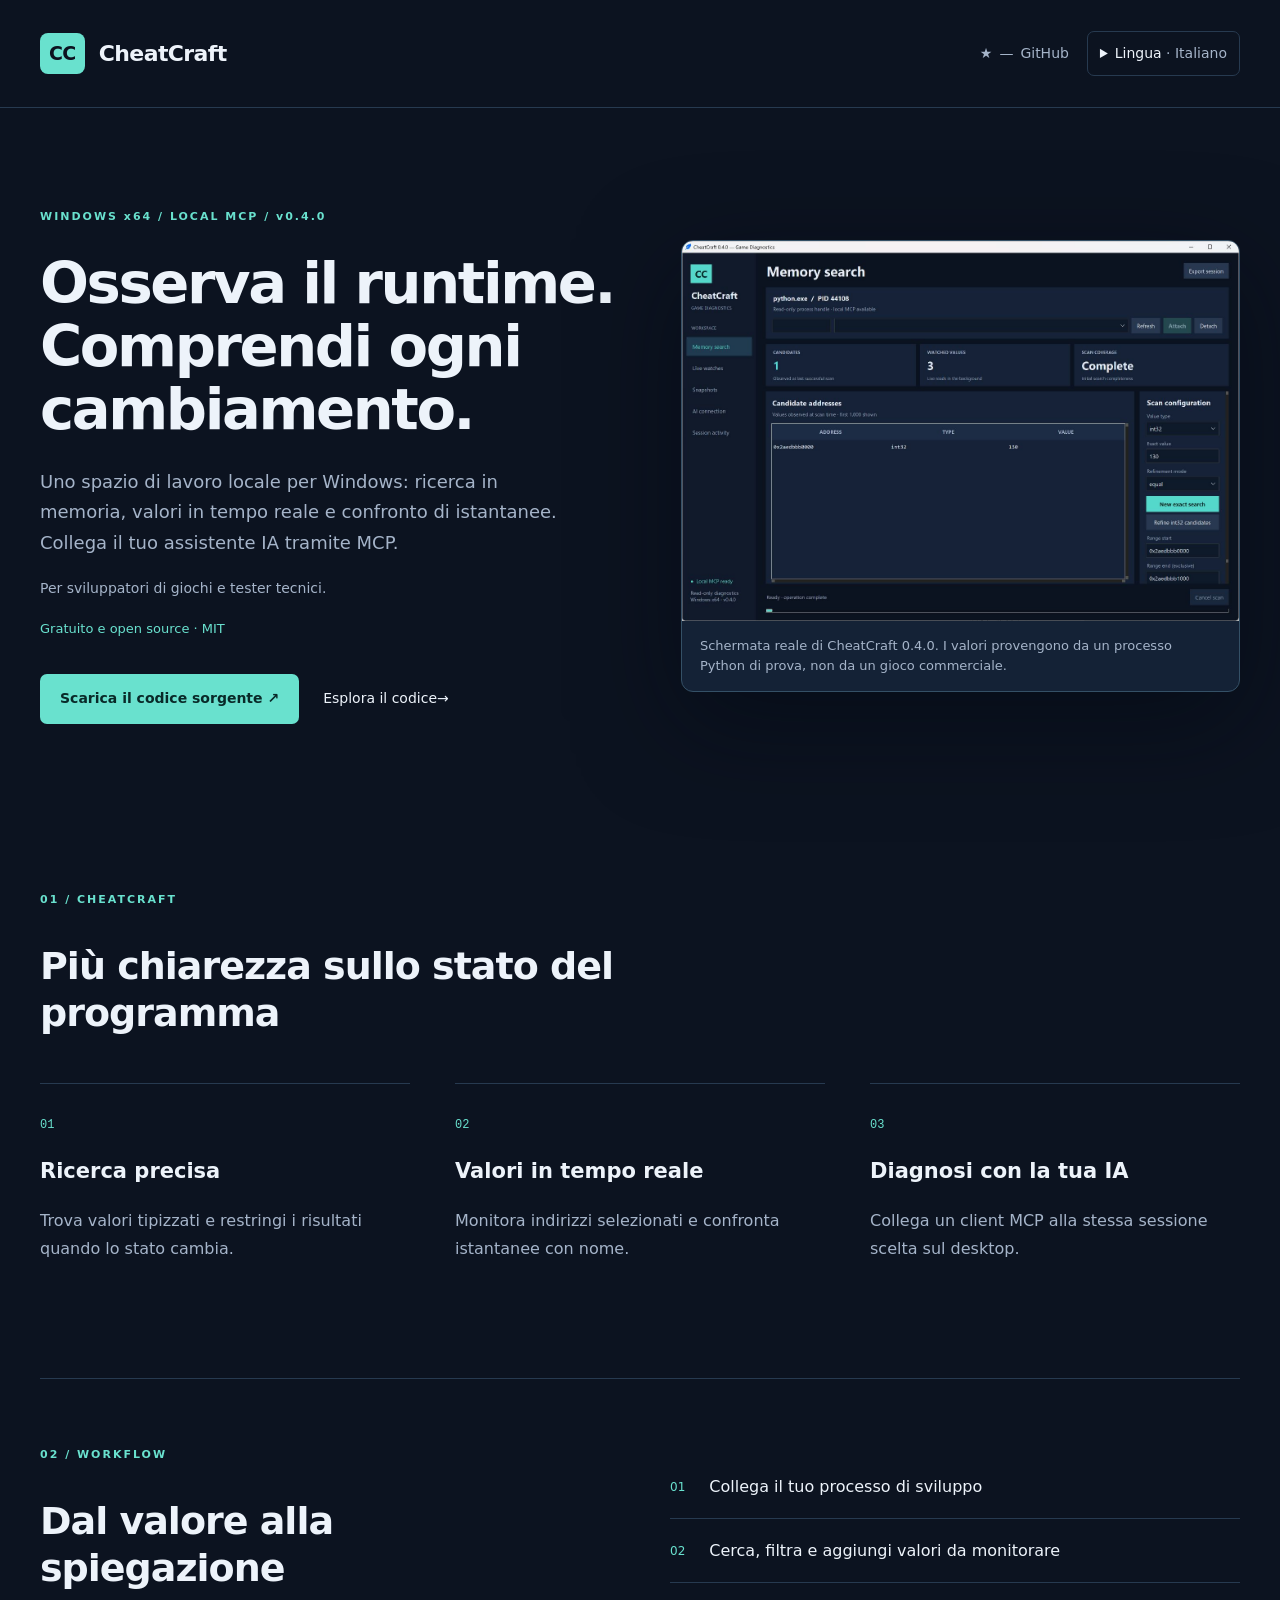
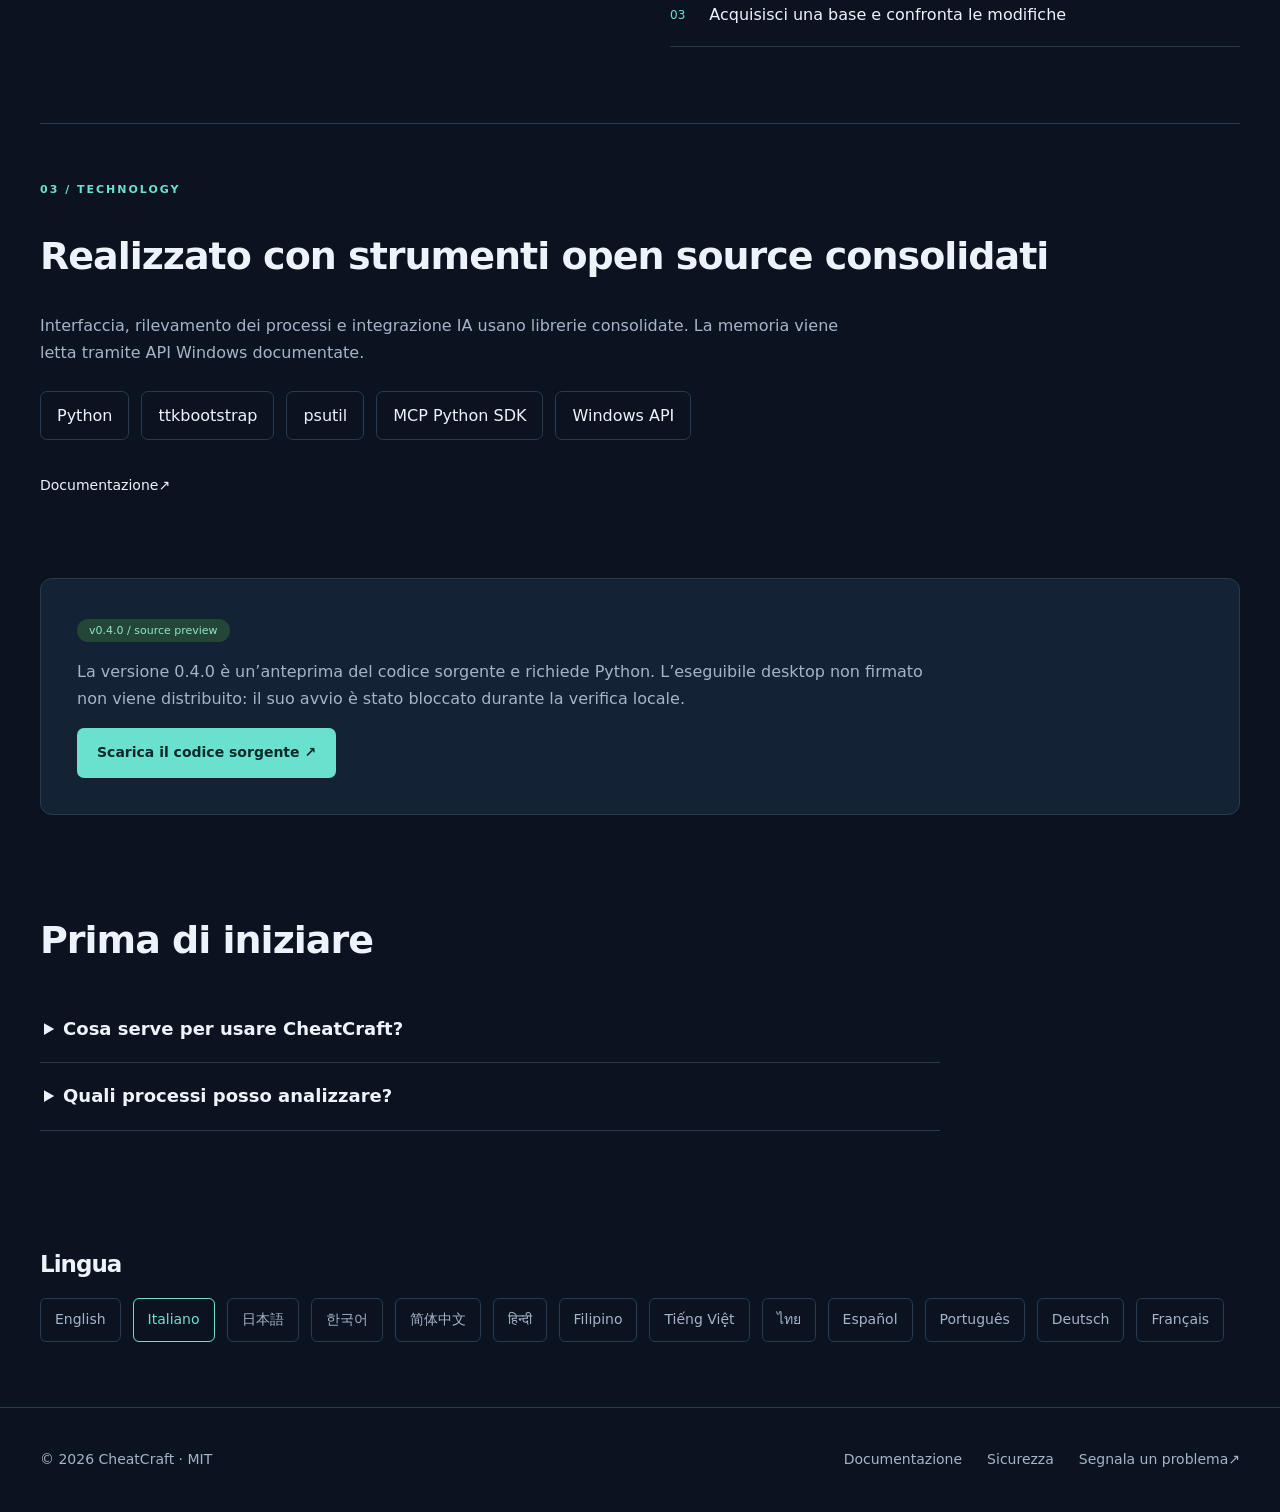
<file: docs/it/index.html>
<!doctype html>
<html lang="it">
<head>
  <meta charset="utf-8">
  <meta name="viewport" content="width=device-width,initial-scale=1">
  <title>CheatCraft — Ricerca in memoria e diagnostica MCP per Windows</title>
  <meta name="description" content="Uno spazio di lavoro locale per Windows: ricerca in memoria, valori in tempo reale e confronto di istantanee. Collega il tuo assistente IA tramite MCP.">
  <link rel="canonical" href="https://arpanjot-coding.github.io/CheatCraft/it/">
  <link rel="alternate" hreflang="en" href="https://arpanjot-coding.github.io/CheatCraft/"><link rel="alternate" hreflang="it" href="https://arpanjot-coding.github.io/CheatCraft/it/"><link rel="alternate" hreflang="ja" href="https://arpanjot-coding.github.io/CheatCraft/ja/"><link rel="alternate" hreflang="ko" href="https://arpanjot-coding.github.io/CheatCraft/ko/"><link rel="alternate" hreflang="zh-CN" href="https://arpanjot-coding.github.io/CheatCraft/zh-CN/"><link rel="alternate" hreflang="hi" href="https://arpanjot-coding.github.io/CheatCraft/hi/"><link rel="alternate" hreflang="tl" href="https://arpanjot-coding.github.io/CheatCraft/fil/"><link rel="alternate" hreflang="vi" href="https://arpanjot-coding.github.io/CheatCraft/vi/"><link rel="alternate" hreflang="th" href="https://arpanjot-coding.github.io/CheatCraft/th/"><link rel="alternate" hreflang="es" href="https://arpanjot-coding.github.io/CheatCraft/es/"><link rel="alternate" hreflang="pt" href="https://arpanjot-coding.github.io/CheatCraft/pt/"><link rel="alternate" hreflang="de" href="https://arpanjot-coding.github.io/CheatCraft/de/"><link rel="alternate" hreflang="fr" href="https://arpanjot-coding.github.io/CheatCraft/fr/"><link rel="alternate" hreflang="x-default" href="https://arpanjot-coding.github.io/CheatCraft/">
  <meta property="og:site_name" content="CheatCraft">
  <meta property="og:title" content="CheatCraft — Ricerca in memoria e diagnostica MCP per Windows">
  <meta property="og:description" content="Uno spazio di lavoro locale per Windows: ricerca in memoria, valori in tempo reale e confronto di istantanee. Collega il tuo assistente IA tramite MCP.">
  <meta property="og:type" content="website">
  <meta property="og:url" content="https://arpanjot-coding.github.io/CheatCraft/it/">
  <meta property="og:locale" content="it_IT">
  <meta property="og:locale:alternate" content="en_US"><meta property="og:locale:alternate" content="ja_JP"><meta property="og:locale:alternate" content="ko_KR"><meta property="og:locale:alternate" content="zh_CN"><meta property="og:locale:alternate" content="hi_IN"><meta property="og:locale:alternate" content="tl_PH"><meta property="og:locale:alternate" content="vi_VN"><meta property="og:locale:alternate" content="th_TH"><meta property="og:locale:alternate" content="es_ES"><meta property="og:locale:alternate" content="pt_BR"><meta property="og:locale:alternate" content="de_DE"><meta property="og:locale:alternate" content="fr_FR">
  <meta property="og:image" content="https://arpanjot-coding.github.io/CheatCraft/social-card.png">
  <meta property="og:image:width" content="1200">
  <meta property="og:image:height" content="630">
  <meta property="og:image:alt" content="CheatCraft — CheatCraft — Ricerca in memoria e diagnostica MCP per Windows">
  <meta name="twitter:card" content="summary_large_image">
  <meta name="twitter:title" content="CheatCraft — Ricerca in memoria e diagnostica MCP per Windows">
  <meta name="twitter:description" content="Uno spazio di lavoro locale per Windows: ricerca in memoria, valori in tempo reale e confronto di istantanee. Collega il tuo assistente IA tramite MCP.">
  <meta name="twitter:image" content="https://arpanjot-coding.github.io/CheatCraft/social-card.png">
  <meta name="twitter:image:alt" content="CheatCraft — CheatCraft — Ricerca in memoria e diagnostica MCP per Windows">
  <meta name="theme-color" content="#0c1320">
  <link rel="stylesheet" href="../style.css">
  <link rel="icon" href="../favicon.svg" type="image/svg+xml">
  <script type="application/ld+json">{"@context": "https://schema.org", "@graph": [{"@type": "SoftwareApplication", "@id": "https://arpanjot-coding.github.io/CheatCraft/#software", "name": "CheatCraft", "applicationCategory": "DeveloperApplication", "operatingSystem": "Windows", "softwareVersion": "0.4.0", "url": "https://arpanjot-coding.github.io/CheatCraft/", "inLanguage": "it", "description": "Uno spazio di lavoro locale per Windows: ricerca in memoria, valori in tempo reale e confronto di istantanee. Collega il tuo assistente IA tramite MCP.", "license": "https://github.com/arpanjot-coding/CheatCraft/blob/main/LICENSE", "downloadUrl": "https://github.com/arpanjot-coding/CheatCraft/releases/tag/v0.4.0", "isAccessibleForFree": true, "offers": {"@type": "Offer", "price": "0", "priceCurrency": "USD", "url": "https://github.com/arpanjot-coding/CheatCraft/releases/tag/v0.4.0"}}, {"@type": "WebPage", "@id": "https://arpanjot-coding.github.io/CheatCraft/it/#page", "url": "https://arpanjot-coding.github.io/CheatCraft/it/", "name": "CheatCraft — Ricerca in memoria e diagnostica MCP per Windows", "description": "Uno spazio di lavoro locale per Windows: ricerca in memoria, valori in tempo reale e confronto di istantanee. Collega il tuo assistente IA tramite MCP.", "inLanguage": "it", "about": {"@id": "https://arpanjot-coding.github.io/CheatCraft/#software"}}]}</script>
</head>
<body>
  <a class="skip-link" href="#main">Vai al contenuto</a>
  <header>
    <a class="brand" href="../"><span class="mark" aria-hidden="true">CC</span> CheatCraft</a>
    <nav aria-label="Lingua">
      <a class="repo-link github-stars" href="https://github.com/arpanjot-coding/CheatCraft/stargazers" data-star-label="Stelle GitHub" aria-label="Stelle GitHub"><span aria-hidden="true">★</span> <span data-stars>—</span> GitHub</a>
      <details class="language-menu">
        <summary>Lingua <span lang="it">· Italiano</span></summary>
        <div class="language-options"><a href="../" lang="en" hreflang="en" >English</a><a href="../it/" lang="it" hreflang="it" aria-current="page">Italiano</a><a href="../ja/" lang="ja" hreflang="ja" >日本語</a><a href="../ko/" lang="ko" hreflang="ko" >한국어</a><a href="../zh-CN/" lang="zh-CN" hreflang="zh-CN" >简体中文</a><a href="../hi/" lang="hi" hreflang="hi" >हिन्दी</a><a href="../fil/" lang="fil" hreflang="tl" >Filipino</a><a href="../vi/" lang="vi" hreflang="vi" >Tiếng Việt</a><a href="../th/" lang="th" hreflang="th" >ไทย</a><a href="../es/" lang="es" hreflang="es" >Español</a><a href="../pt/" lang="pt" hreflang="pt" >Português</a><a href="../de/" lang="de" hreflang="de" >Deutsch</a><a href="../fr/" lang="fr" hreflang="fr" >Français</a></div>
      </details>
    </nav>
  </header>
  <main id="main" tabindex="-1">
    <section class="hero" aria-labelledby="hero-title">
      <div>
        <div class="eyebrow" lang="en">WINDOWS x64 / LOCAL MCP / v0.4.0</div>
        <h1 id="hero-title">Osserva il runtime. Comprendi ogni cambiamento.</h1>
        <p class="lead">Uno spazio di lavoro locale per Windows: ricerca in memoria, valori in tempo reale e confronto di istantanee. Collega il tuo assistente IA tramite MCP.</p><p class="audience">Per sviluppatori di giochi e tester tecnici.</p>
        <p class="license-note">Gratuito e open source · MIT</p>
        <div class="actions"><a class="button" href="https://github.com/arpanjot-coding/CheatCraft/releases/tag/v0.4.0">Scarica il codice sorgente <span aria-hidden="true">↗</span></a><a class="quiet" href="https://github.com/arpanjot-coding/CheatCraft">Esplora il codice <span aria-hidden="true">→</span></a></div>
      </div>
      <figure class="product product-real">
        <a href="../screenshots/memory-search.jpg" aria-label="Schermata reale di CheatCraft 0.4.0. I valori provengono da un processo Python di prova, non da un gioco commerciale."><img src="../screenshots/memory-search.jpg" alt="Schermata reale di CheatCraft 0.4.0. I valori provengono da un processo Python di prova, non da un gioco commerciale." width="1362" height="930" fetchpriority="high" decoding="async"></a>
        <figcaption>Schermata reale di CheatCraft 0.4.0. I valori provengono da un processo Python di prova, non da un gioco commerciale.</figcaption>
      </figure>
    </section>
    <section id="features" aria-labelledby="features-title">
      <div class="sectionhead"><span class="eyebrow" aria-hidden="true">01 / CHEATCRAFT</span><h2 id="features-title">Più chiarezza sullo stato del programma</h2></div>
      <div class="features"><article><span class="number" aria-hidden="true">01</span><h3>Ricerca precisa</h3><p>Trova valori tipizzati e restringi i risultati quando lo stato cambia.</p></article><article><span class="number" aria-hidden="true">02</span><h3>Valori in tempo reale</h3><p>Monitora indirizzi selezionati e confronta istantanee con nome.</p></article><article><span class="number" aria-hidden="true">03</span><h3>Diagnosi con la tua IA</h3><p>Collega un client MCP alla stessa sessione scelta sul desktop.</p></article></div>
    </section>
    <section class="workflow" aria-labelledby="workflow-title">
      <div><span class="eyebrow" aria-hidden="true">02 / WORKFLOW</span><h2 id="workflow-title">Dal valore alla spiegazione</h2></div>
      <ol><li><span aria-hidden="true">01</span>Collega il tuo processo di sviluppo</li><li><span aria-hidden="true">02</span>Cerca, filtra e aggiungi valori da monitorare</li><li><span aria-hidden="true">03</span>Acquisisci una base e confronta le modifiche</li></ol>
    </section>
    <section class="technology" aria-labelledby="stack-title"><span class="eyebrow" aria-hidden="true">03 / TECHNOLOGY</span><h2 id="stack-title">Realizzato con strumenti open source consolidati</h2><p>Interfaccia, rilevamento dei processi e integrazione IA usano librerie consolidate. La memoria viene letta tramite API Windows documentate.</p><div class="stack-links"><a href="https://www.python.org/">Python</a><a href="https://github.com/israel-dryer/ttkbootstrap">ttkbootstrap</a><a href="https://github.com/giampaolo/psutil">psutil</a><a href="https://github.com/modelcontextprotocol/python-sdk">MCP Python SDK</a><a href="https://learn.microsoft.com/en-us/windows/win32/api/memoryapi/nf-memoryapi-readprocessmemory">Windows API</a></div><a class="quiet" href="https://github.com/arpanjot-coding/CheatCraft/blob/main/README.md">Documentazione <span aria-hidden="true">↗</span></a></section>
    <section class="release" aria-label="Scarica il codice sorgente">
      <span class="pill" lang="en">v0.4.0 / source preview</span><p>La versione 0.4.0 è un’anteprima del codice sorgente e richiede Python. L’eseguibile desktop non firmato non viene distribuito: il suo avvio è stato bloccato durante la verifica locale.</p><a class="button" href="https://github.com/arpanjot-coding/CheatCraft/releases/tag/v0.4.0">Scarica il codice sorgente <span aria-hidden="true">↗</span></a>
    </section>
    <section class="faq" aria-labelledby="faq-title"><h2 id="faq-title">Prima di iniziare</h2>
      <details><summary>Cosa serve per usare CheatCraft?</summary><p>Windows x64 e Python a 64 bit, versione 3.11 o successiva, con Tcl/Tk. Scarica il codice, esegui Setup.cmd e poi Launch.cmd. I test locali usano Python 3.14.7.</p></details>
      <details><summary>Quali processi posso analizzare?</summary><p>Processi tuoi o che sei autorizzato ad analizzare, se Windows concede l’accesso in lettura. CheatCraft non aggira sistemi anti-cheat né protezioni dei processi.</p></details>
    </section>
    <section class="languages" aria-labelledby="languages-title"><h2 id="languages-title">Lingua</h2><div><a href="../" lang="en" hreflang="en" >English</a><a href="../it/" lang="it" hreflang="it" aria-current="page">Italiano</a><a href="../ja/" lang="ja" hreflang="ja" >日本語</a><a href="../ko/" lang="ko" hreflang="ko" >한국어</a><a href="../zh-CN/" lang="zh-CN" hreflang="zh-CN" >简体中文</a><a href="../hi/" lang="hi" hreflang="hi" >हिन्दी</a><a href="../fil/" lang="fil" hreflang="tl" >Filipino</a><a href="../vi/" lang="vi" hreflang="vi" >Tiếng Việt</a><a href="../th/" lang="th" hreflang="th" >ไทย</a><a href="../es/" lang="es" hreflang="es" >Español</a><a href="../pt/" lang="pt" hreflang="pt" >Português</a><a href="../de/" lang="de" hreflang="de" >Deutsch</a><a href="../fr/" lang="fr" hreflang="fr" >Français</a></div></section>
  </main>
  <footer><span>© 2026 CheatCraft · MIT</span><a href="https://github.com/arpanjot-coding/CheatCraft/blob/main/README.md">Documentazione</a><a href="https://github.com/arpanjot-coding/CheatCraft/blob/main/SECURITY.md">Sicurezza</a><a href="https://github.com/arpanjot-coding/CheatCraft/issues">Segnala un problema <span aria-hidden="true">↗</span></a></footer>
<script src="../site.js" defer></script>
</body>
</html>
</file>
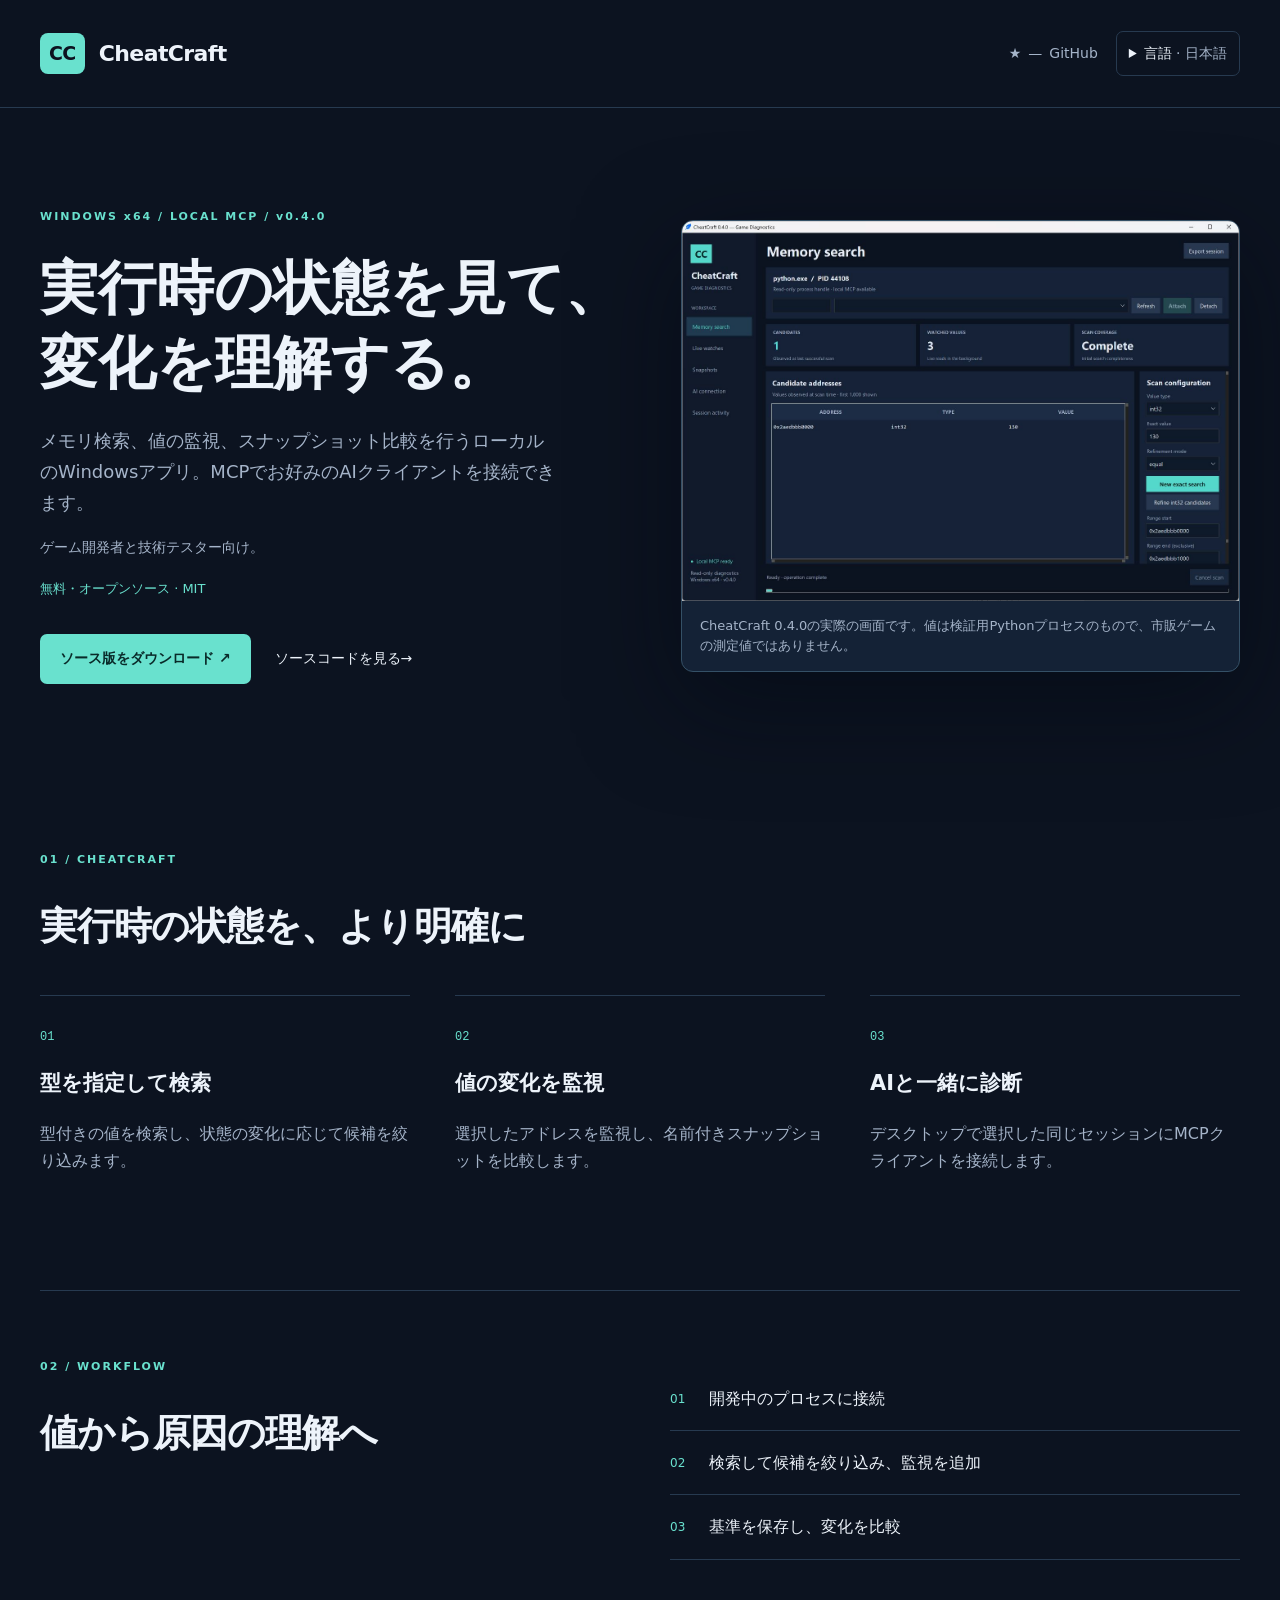
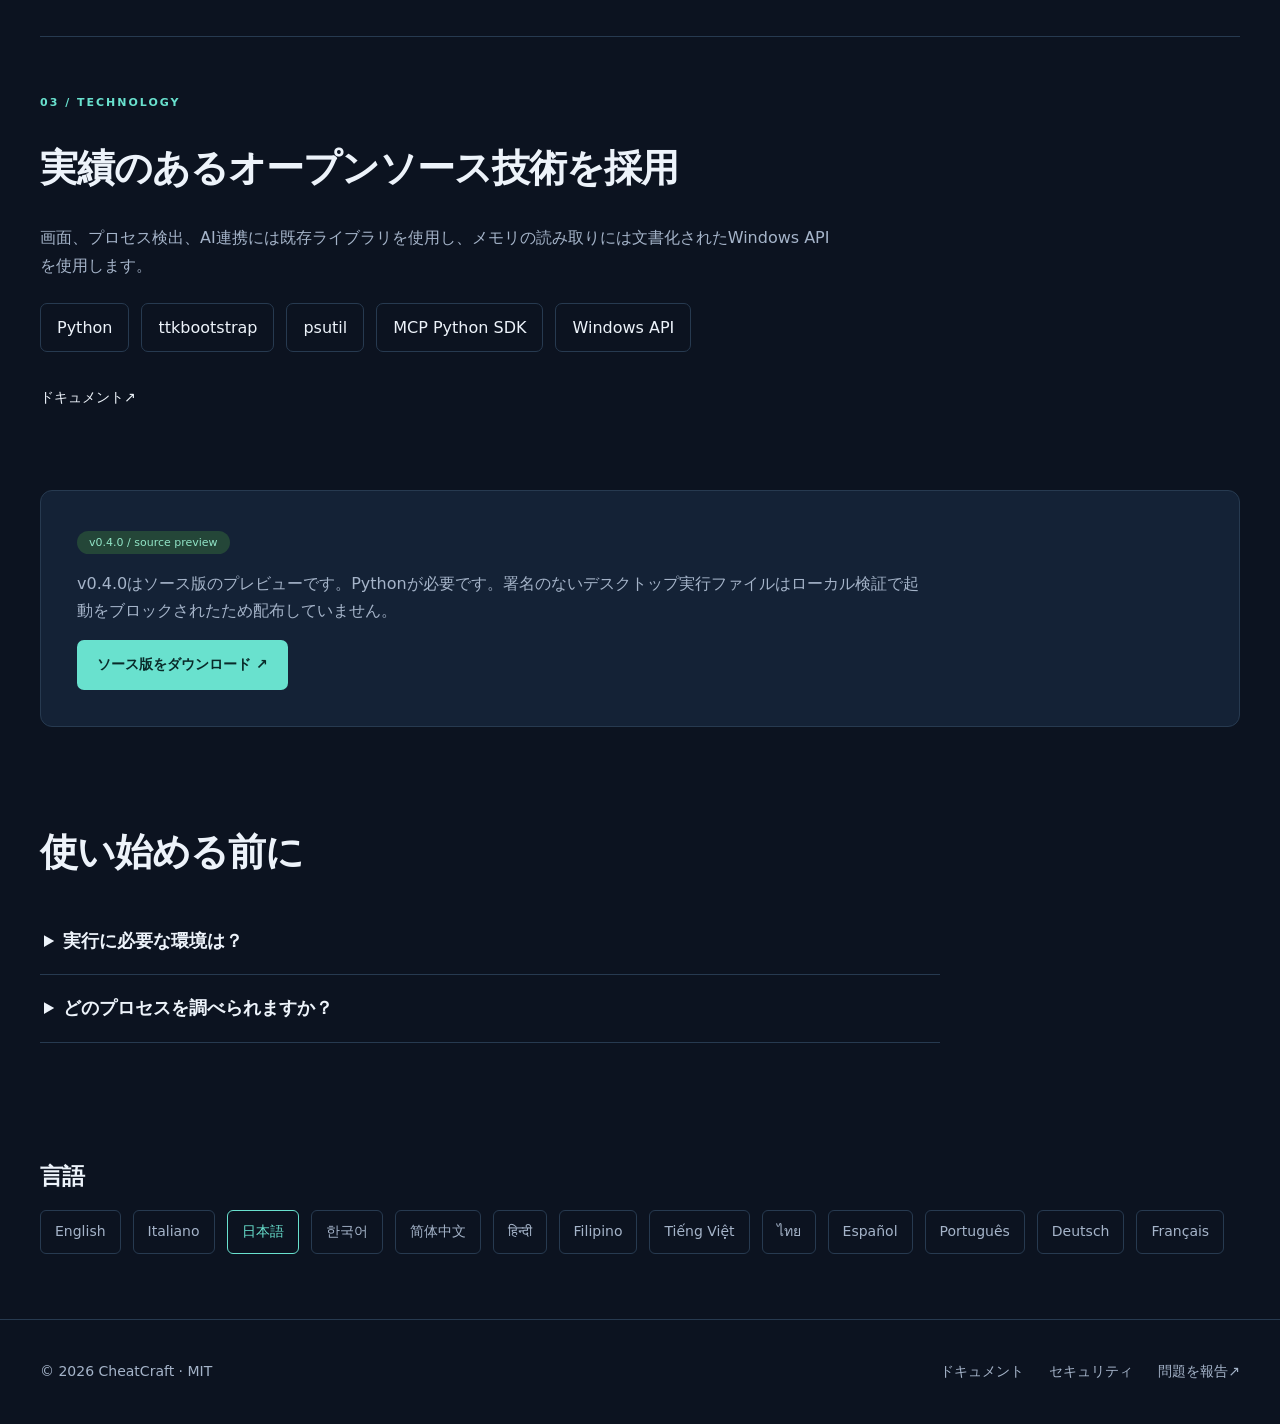
<file: docs/ja/index.html>
<!doctype html>
<html lang="ja">
<head>
  <meta charset="utf-8">
  <meta name="viewport" content="width=device-width,initial-scale=1">
  <title>CheatCraft — Windowsメモリ検索・MCP診断ツール</title>
  <meta name="description" content="メモリ検索、値の監視、スナップショット比較を行うローカルのWindowsアプリ。MCPでお好みのAIクライアントを接続できます。">
  <link rel="canonical" href="https://arpanjot-coding.github.io/CheatCraft/ja/">
  <link rel="alternate" hreflang="en" href="https://arpanjot-coding.github.io/CheatCraft/"><link rel="alternate" hreflang="it" href="https://arpanjot-coding.github.io/CheatCraft/it/"><link rel="alternate" hreflang="ja" href="https://arpanjot-coding.github.io/CheatCraft/ja/"><link rel="alternate" hreflang="ko" href="https://arpanjot-coding.github.io/CheatCraft/ko/"><link rel="alternate" hreflang="zh-CN" href="https://arpanjot-coding.github.io/CheatCraft/zh-CN/"><link rel="alternate" hreflang="hi" href="https://arpanjot-coding.github.io/CheatCraft/hi/"><link rel="alternate" hreflang="tl" href="https://arpanjot-coding.github.io/CheatCraft/fil/"><link rel="alternate" hreflang="vi" href="https://arpanjot-coding.github.io/CheatCraft/vi/"><link rel="alternate" hreflang="th" href="https://arpanjot-coding.github.io/CheatCraft/th/"><link rel="alternate" hreflang="es" href="https://arpanjot-coding.github.io/CheatCraft/es/"><link rel="alternate" hreflang="pt" href="https://arpanjot-coding.github.io/CheatCraft/pt/"><link rel="alternate" hreflang="de" href="https://arpanjot-coding.github.io/CheatCraft/de/"><link rel="alternate" hreflang="fr" href="https://arpanjot-coding.github.io/CheatCraft/fr/"><link rel="alternate" hreflang="x-default" href="https://arpanjot-coding.github.io/CheatCraft/">
  <meta property="og:site_name" content="CheatCraft">
  <meta property="og:title" content="CheatCraft — Windowsメモリ検索・MCP診断ツール">
  <meta property="og:description" content="メモリ検索、値の監視、スナップショット比較を行うローカルのWindowsアプリ。MCPでお好みのAIクライアントを接続できます。">
  <meta property="og:type" content="website">
  <meta property="og:url" content="https://arpanjot-coding.github.io/CheatCraft/ja/">
  <meta property="og:locale" content="ja_JP">
  <meta property="og:locale:alternate" content="en_US"><meta property="og:locale:alternate" content="it_IT"><meta property="og:locale:alternate" content="ko_KR"><meta property="og:locale:alternate" content="zh_CN"><meta property="og:locale:alternate" content="hi_IN"><meta property="og:locale:alternate" content="tl_PH"><meta property="og:locale:alternate" content="vi_VN"><meta property="og:locale:alternate" content="th_TH"><meta property="og:locale:alternate" content="es_ES"><meta property="og:locale:alternate" content="pt_BR"><meta property="og:locale:alternate" content="de_DE"><meta property="og:locale:alternate" content="fr_FR">
  <meta property="og:image" content="https://arpanjot-coding.github.io/CheatCraft/social-card.png">
  <meta property="og:image:width" content="1200">
  <meta property="og:image:height" content="630">
  <meta property="og:image:alt" content="CheatCraft — CheatCraft — Windowsメモリ検索・MCP診断ツール">
  <meta name="twitter:card" content="summary_large_image">
  <meta name="twitter:title" content="CheatCraft — Windowsメモリ検索・MCP診断ツール">
  <meta name="twitter:description" content="メモリ検索、値の監視、スナップショット比較を行うローカルのWindowsアプリ。MCPでお好みのAIクライアントを接続できます。">
  <meta name="twitter:image" content="https://arpanjot-coding.github.io/CheatCraft/social-card.png">
  <meta name="twitter:image:alt" content="CheatCraft — CheatCraft — Windowsメモリ検索・MCP診断ツール">
  <meta name="theme-color" content="#0c1320">
  <link rel="stylesheet" href="../style.css">
  <link rel="icon" href="../favicon.svg" type="image/svg+xml">
  <script type="application/ld+json">{"@context": "https://schema.org", "@graph": [{"@type": "SoftwareApplication", "@id": "https://arpanjot-coding.github.io/CheatCraft/#software", "name": "CheatCraft", "applicationCategory": "DeveloperApplication", "operatingSystem": "Windows", "softwareVersion": "0.4.0", "url": "https://arpanjot-coding.github.io/CheatCraft/", "inLanguage": "ja", "description": "メモリ検索、値の監視、スナップショット比較を行うローカルのWindowsアプリ。MCPでお好みのAIクライアントを接続できます。", "license": "https://github.com/arpanjot-coding/CheatCraft/blob/main/LICENSE", "downloadUrl": "https://github.com/arpanjot-coding/CheatCraft/releases/tag/v0.4.0", "isAccessibleForFree": true, "offers": {"@type": "Offer", "price": "0", "priceCurrency": "USD", "url": "https://github.com/arpanjot-coding/CheatCraft/releases/tag/v0.4.0"}}, {"@type": "WebPage", "@id": "https://arpanjot-coding.github.io/CheatCraft/ja/#page", "url": "https://arpanjot-coding.github.io/CheatCraft/ja/", "name": "CheatCraft — Windowsメモリ検索・MCP診断ツール", "description": "メモリ検索、値の監視、スナップショット比較を行うローカルのWindowsアプリ。MCPでお好みのAIクライアントを接続できます。", "inLanguage": "ja", "about": {"@id": "https://arpanjot-coding.github.io/CheatCraft/#software"}}]}</script>
</head>
<body>
  <a class="skip-link" href="#main">本文へ移動</a>
  <header>
    <a class="brand" href="../"><span class="mark" aria-hidden="true">CC</span> CheatCraft</a>
    <nav aria-label="言語">
      <a class="repo-link github-stars" href="https://github.com/arpanjot-coding/CheatCraft/stargazers" data-star-label="GitHubスター" aria-label="GitHubスター"><span aria-hidden="true">★</span> <span data-stars>—</span> GitHub</a>
      <details class="language-menu">
        <summary>言語 <span lang="ja">· 日本語</span></summary>
        <div class="language-options"><a href="../" lang="en" hreflang="en" >English</a><a href="../it/" lang="it" hreflang="it" >Italiano</a><a href="../ja/" lang="ja" hreflang="ja" aria-current="page">日本語</a><a href="../ko/" lang="ko" hreflang="ko" >한국어</a><a href="../zh-CN/" lang="zh-CN" hreflang="zh-CN" >简体中文</a><a href="../hi/" lang="hi" hreflang="hi" >हिन्दी</a><a href="../fil/" lang="fil" hreflang="tl" >Filipino</a><a href="../vi/" lang="vi" hreflang="vi" >Tiếng Việt</a><a href="../th/" lang="th" hreflang="th" >ไทย</a><a href="../es/" lang="es" hreflang="es" >Español</a><a href="../pt/" lang="pt" hreflang="pt" >Português</a><a href="../de/" lang="de" hreflang="de" >Deutsch</a><a href="../fr/" lang="fr" hreflang="fr" >Français</a></div>
      </details>
    </nav>
  </header>
  <main id="main" tabindex="-1">
    <section class="hero" aria-labelledby="hero-title">
      <div>
        <div class="eyebrow" lang="en">WINDOWS x64 / LOCAL MCP / v0.4.0</div>
        <h1 id="hero-title">実行時の状態を見て、変化を理解する。</h1>
        <p class="lead">メモリ検索、値の監視、スナップショット比較を行うローカルのWindowsアプリ。MCPでお好みのAIクライアントを接続できます。</p><p class="audience">ゲーム開発者と技術テスター向け。</p>
        <p class="license-note">無料・オープンソース · MIT</p>
        <div class="actions"><a class="button" href="https://github.com/arpanjot-coding/CheatCraft/releases/tag/v0.4.0">ソース版をダウンロード <span aria-hidden="true">↗</span></a><a class="quiet" href="https://github.com/arpanjot-coding/CheatCraft">ソースコードを見る <span aria-hidden="true">→</span></a></div>
      </div>
      <figure class="product product-real">
        <a href="../screenshots/memory-search.jpg" aria-label="CheatCraft 0.4.0の実際の画面です。値は検証用Pythonプロセスのもので、市販ゲームの測定値ではありません。"><img src="../screenshots/memory-search.jpg" alt="CheatCraft 0.4.0の実際の画面です。値は検証用Pythonプロセスのもので、市販ゲームの測定値ではありません。" width="1362" height="930" fetchpriority="high" decoding="async"></a>
        <figcaption>CheatCraft 0.4.0の実際の画面です。値は検証用Pythonプロセスのもので、市販ゲームの測定値ではありません。</figcaption>
      </figure>
    </section>
    <section id="features" aria-labelledby="features-title">
      <div class="sectionhead"><span class="eyebrow" aria-hidden="true">01 / CHEATCRAFT</span><h2 id="features-title">実行時の状態を、より明確に</h2></div>
      <div class="features"><article><span class="number" aria-hidden="true">01</span><h3>型を指定して検索</h3><p>型付きの値を検索し、状態の変化に応じて候補を絞り込みます。</p></article><article><span class="number" aria-hidden="true">02</span><h3>値の変化を監視</h3><p>選択したアドレスを監視し、名前付きスナップショットを比較します。</p></article><article><span class="number" aria-hidden="true">03</span><h3>AIと一緒に診断</h3><p>デスクトップで選択した同じセッションにMCPクライアントを接続します。</p></article></div>
    </section>
    <section class="workflow" aria-labelledby="workflow-title">
      <div><span class="eyebrow" aria-hidden="true">02 / WORKFLOW</span><h2 id="workflow-title">値から原因の理解へ</h2></div>
      <ol><li><span aria-hidden="true">01</span>開発中のプロセスに接続</li><li><span aria-hidden="true">02</span>検索して候補を絞り込み、監視を追加</li><li><span aria-hidden="true">03</span>基準を保存し、変化を比較</li></ol>
    </section>
    <section class="technology" aria-labelledby="stack-title"><span class="eyebrow" aria-hidden="true">03 / TECHNOLOGY</span><h2 id="stack-title">実績のあるオープンソース技術を採用</h2><p>画面、プロセス検出、AI連携には既存ライブラリを使用し、メモリの読み取りには文書化されたWindows APIを使用します。</p><div class="stack-links"><a href="https://www.python.org/">Python</a><a href="https://github.com/israel-dryer/ttkbootstrap">ttkbootstrap</a><a href="https://github.com/giampaolo/psutil">psutil</a><a href="https://github.com/modelcontextprotocol/python-sdk">MCP Python SDK</a><a href="https://learn.microsoft.com/en-us/windows/win32/api/memoryapi/nf-memoryapi-readprocessmemory">Windows API</a></div><a class="quiet" href="https://github.com/arpanjot-coding/CheatCraft/blob/main/README.md">ドキュメント <span aria-hidden="true">↗</span></a></section>
    <section class="release" aria-label="ソース版をダウンロード">
      <span class="pill" lang="en">v0.4.0 / source preview</span><p>v0.4.0はソース版のプレビューです。Pythonが必要です。署名のないデスクトップ実行ファイルはローカル検証で起動をブロックされたため配布していません。</p><a class="button" href="https://github.com/arpanjot-coding/CheatCraft/releases/tag/v0.4.0">ソース版をダウンロード <span aria-hidden="true">↗</span></a>
    </section>
    <section class="faq" aria-labelledby="faq-title"><h2 id="faq-title">使い始める前に</h2>
      <details><summary>実行に必要な環境は？</summary><p>Windows x64と、Tcl/Tkを含む64ビット版Python 3.11以降が必要です。ソースをダウンロードし、Setup.cmd、Launch.cmdの順に実行します。ローカル検証にはPython 3.14.7を使用しました。</p></details>
      <details><summary>どのプロセスを調べられますか？</summary><p>自分が所有する、または調査を許可されたプロセスで、Windowsが読み取りを許可するものです。アンチチートやプロセス保護を回避する機能はありません。</p></details>
    </section>
    <section class="languages" aria-labelledby="languages-title"><h2 id="languages-title">言語</h2><div><a href="../" lang="en" hreflang="en" >English</a><a href="../it/" lang="it" hreflang="it" >Italiano</a><a href="../ja/" lang="ja" hreflang="ja" aria-current="page">日本語</a><a href="../ko/" lang="ko" hreflang="ko" >한국어</a><a href="../zh-CN/" lang="zh-CN" hreflang="zh-CN" >简体中文</a><a href="../hi/" lang="hi" hreflang="hi" >हिन्दी</a><a href="../fil/" lang="fil" hreflang="tl" >Filipino</a><a href="../vi/" lang="vi" hreflang="vi" >Tiếng Việt</a><a href="../th/" lang="th" hreflang="th" >ไทย</a><a href="../es/" lang="es" hreflang="es" >Español</a><a href="../pt/" lang="pt" hreflang="pt" >Português</a><a href="../de/" lang="de" hreflang="de" >Deutsch</a><a href="../fr/" lang="fr" hreflang="fr" >Français</a></div></section>
  </main>
  <footer><span>© 2026 CheatCraft · MIT</span><a href="https://github.com/arpanjot-coding/CheatCraft/blob/main/README.md">ドキュメント</a><a href="https://github.com/arpanjot-coding/CheatCraft/blob/main/SECURITY.md">セキュリティ</a><a href="https://github.com/arpanjot-coding/CheatCraft/issues">問題を報告 <span aria-hidden="true">↗</span></a></footer>
<script src="../site.js" defer></script>
</body>
</html>
</file>
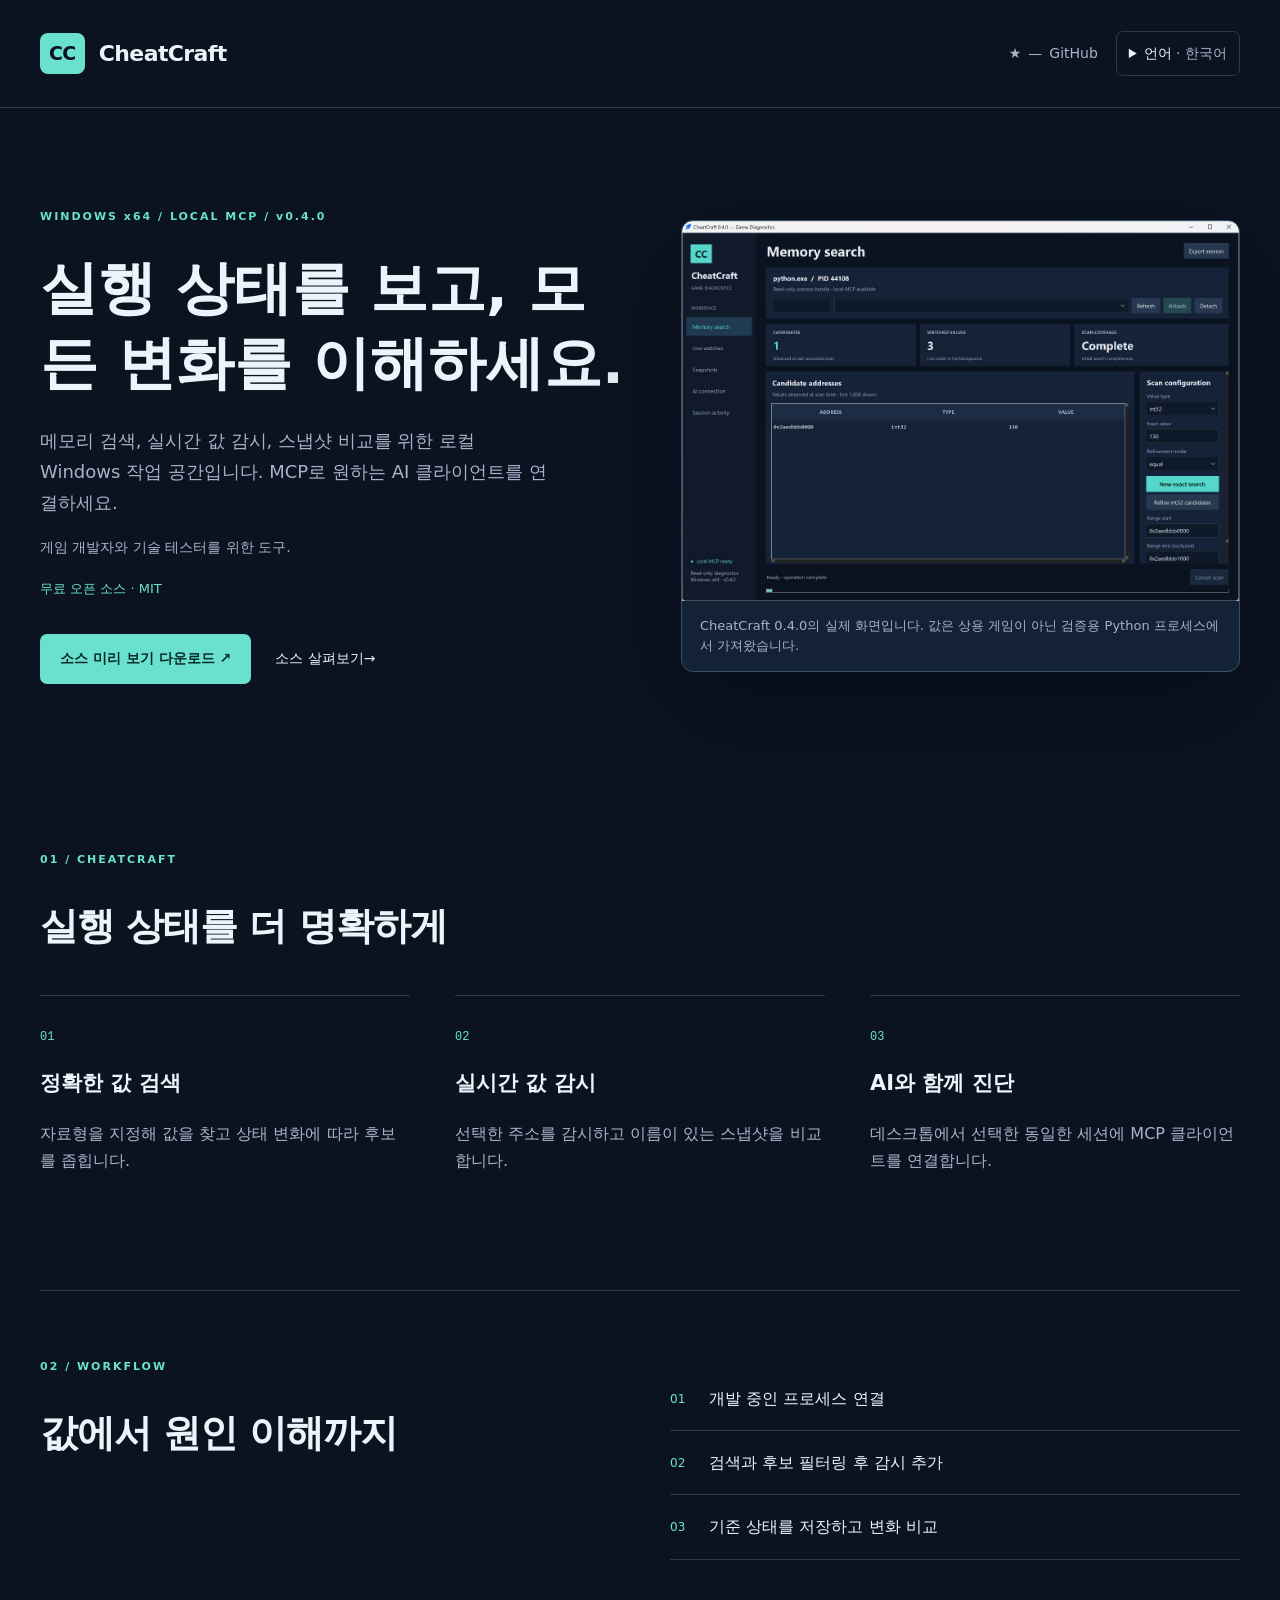
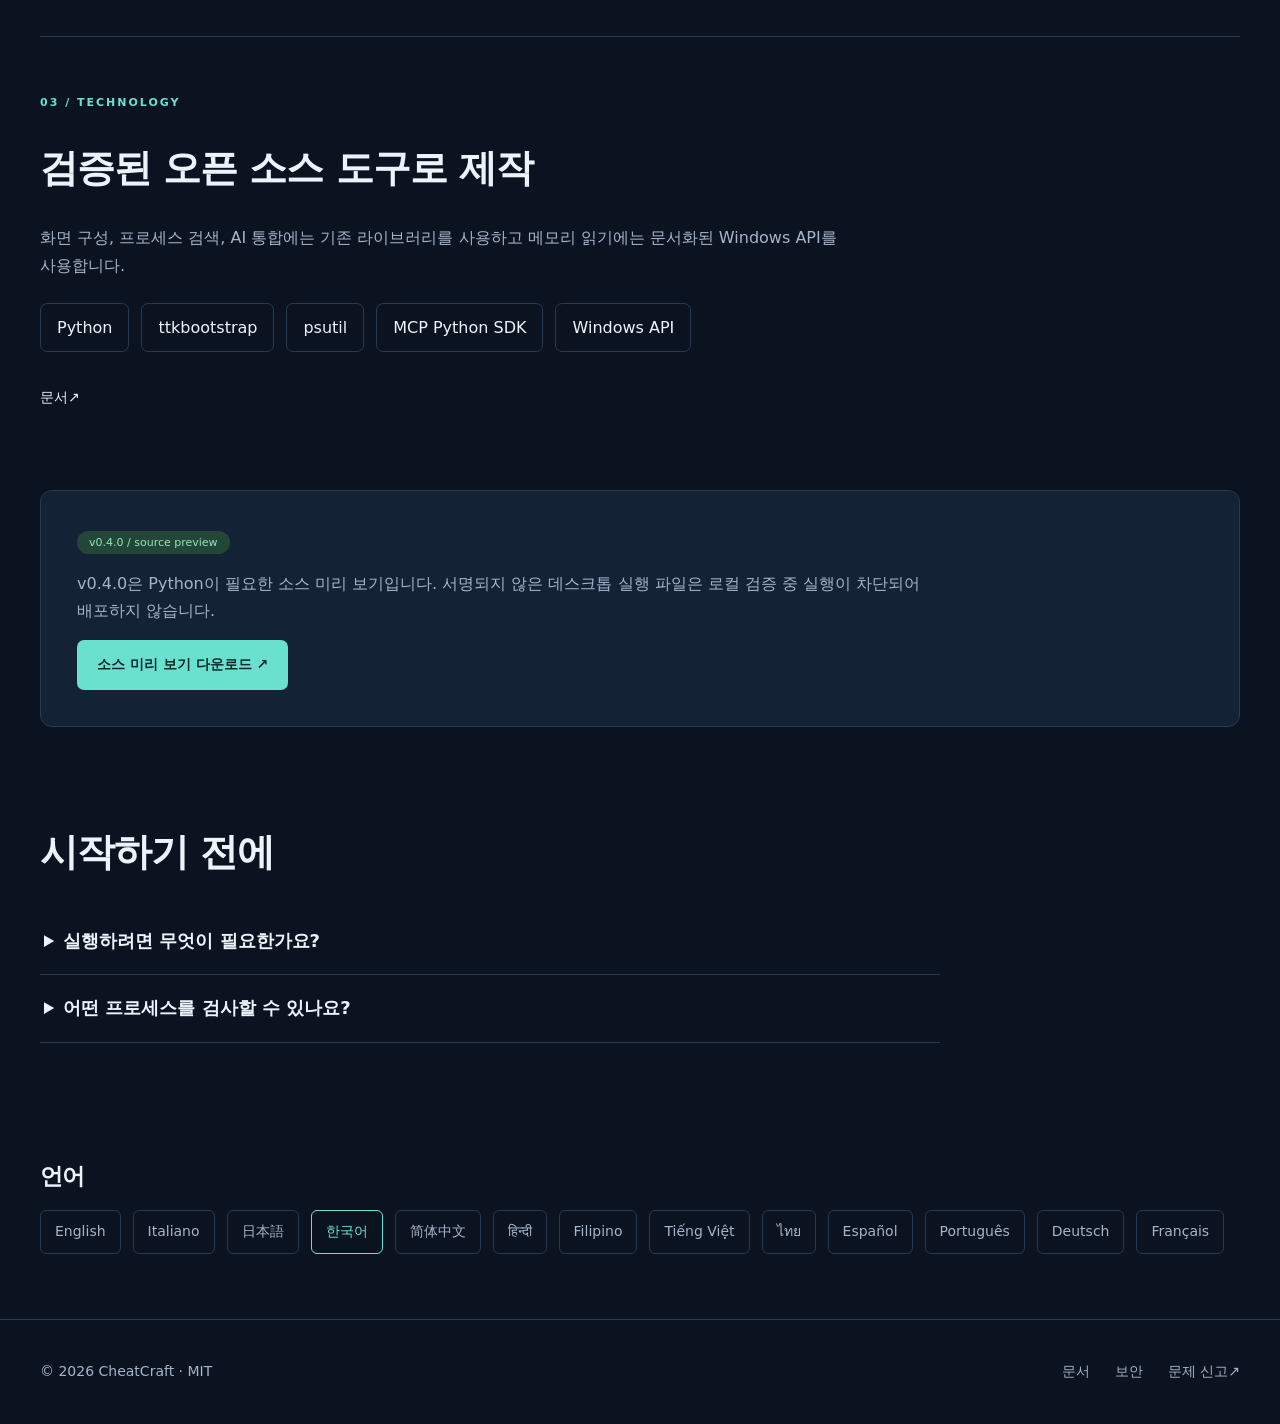
<file: docs/ko/index.html>
<!doctype html>
<html lang="ko">
<head>
  <meta charset="utf-8">
  <meta name="viewport" content="width=device-width,initial-scale=1">
  <title>CheatCraft — Windows 메모리 검색 및 MCP 진단</title>
  <meta name="description" content="메모리 검색, 실시간 값 감시, 스냅샷 비교를 위한 로컬 Windows 작업 공간입니다. MCP로 원하는 AI 클라이언트를 연결하세요.">
  <link rel="canonical" href="https://arpanjot-coding.github.io/CheatCraft/ko/">
  <link rel="alternate" hreflang="en" href="https://arpanjot-coding.github.io/CheatCraft/"><link rel="alternate" hreflang="it" href="https://arpanjot-coding.github.io/CheatCraft/it/"><link rel="alternate" hreflang="ja" href="https://arpanjot-coding.github.io/CheatCraft/ja/"><link rel="alternate" hreflang="ko" href="https://arpanjot-coding.github.io/CheatCraft/ko/"><link rel="alternate" hreflang="zh-CN" href="https://arpanjot-coding.github.io/CheatCraft/zh-CN/"><link rel="alternate" hreflang="hi" href="https://arpanjot-coding.github.io/CheatCraft/hi/"><link rel="alternate" hreflang="tl" href="https://arpanjot-coding.github.io/CheatCraft/fil/"><link rel="alternate" hreflang="vi" href="https://arpanjot-coding.github.io/CheatCraft/vi/"><link rel="alternate" hreflang="th" href="https://arpanjot-coding.github.io/CheatCraft/th/"><link rel="alternate" hreflang="es" href="https://arpanjot-coding.github.io/CheatCraft/es/"><link rel="alternate" hreflang="pt" href="https://arpanjot-coding.github.io/CheatCraft/pt/"><link rel="alternate" hreflang="de" href="https://arpanjot-coding.github.io/CheatCraft/de/"><link rel="alternate" hreflang="fr" href="https://arpanjot-coding.github.io/CheatCraft/fr/"><link rel="alternate" hreflang="x-default" href="https://arpanjot-coding.github.io/CheatCraft/">
  <meta property="og:site_name" content="CheatCraft">
  <meta property="og:title" content="CheatCraft — Windows 메모리 검색 및 MCP 진단">
  <meta property="og:description" content="메모리 검색, 실시간 값 감시, 스냅샷 비교를 위한 로컬 Windows 작업 공간입니다. MCP로 원하는 AI 클라이언트를 연결하세요.">
  <meta property="og:type" content="website">
  <meta property="og:url" content="https://arpanjot-coding.github.io/CheatCraft/ko/">
  <meta property="og:locale" content="ko_KR">
  <meta property="og:locale:alternate" content="en_US"><meta property="og:locale:alternate" content="it_IT"><meta property="og:locale:alternate" content="ja_JP"><meta property="og:locale:alternate" content="zh_CN"><meta property="og:locale:alternate" content="hi_IN"><meta property="og:locale:alternate" content="tl_PH"><meta property="og:locale:alternate" content="vi_VN"><meta property="og:locale:alternate" content="th_TH"><meta property="og:locale:alternate" content="es_ES"><meta property="og:locale:alternate" content="pt_BR"><meta property="og:locale:alternate" content="de_DE"><meta property="og:locale:alternate" content="fr_FR">
  <meta property="og:image" content="https://arpanjot-coding.github.io/CheatCraft/social-card.png">
  <meta property="og:image:width" content="1200">
  <meta property="og:image:height" content="630">
  <meta property="og:image:alt" content="CheatCraft — CheatCraft — Windows 메모리 검색 및 MCP 진단">
  <meta name="twitter:card" content="summary_large_image">
  <meta name="twitter:title" content="CheatCraft — Windows 메모리 검색 및 MCP 진단">
  <meta name="twitter:description" content="메모리 검색, 실시간 값 감시, 스냅샷 비교를 위한 로컬 Windows 작업 공간입니다. MCP로 원하는 AI 클라이언트를 연결하세요.">
  <meta name="twitter:image" content="https://arpanjot-coding.github.io/CheatCraft/social-card.png">
  <meta name="twitter:image:alt" content="CheatCraft — CheatCraft — Windows 메모리 검색 및 MCP 진단">
  <meta name="theme-color" content="#0c1320">
  <link rel="stylesheet" href="../style.css">
  <link rel="icon" href="../favicon.svg" type="image/svg+xml">
  <script type="application/ld+json">{"@context": "https://schema.org", "@graph": [{"@type": "SoftwareApplication", "@id": "https://arpanjot-coding.github.io/CheatCraft/#software", "name": "CheatCraft", "applicationCategory": "DeveloperApplication", "operatingSystem": "Windows", "softwareVersion": "0.4.0", "url": "https://arpanjot-coding.github.io/CheatCraft/", "inLanguage": "ko", "description": "메모리 검색, 실시간 값 감시, 스냅샷 비교를 위한 로컬 Windows 작업 공간입니다. MCP로 원하는 AI 클라이언트를 연결하세요.", "license": "https://github.com/arpanjot-coding/CheatCraft/blob/main/LICENSE", "downloadUrl": "https://github.com/arpanjot-coding/CheatCraft/releases/tag/v0.4.0", "isAccessibleForFree": true, "offers": {"@type": "Offer", "price": "0", "priceCurrency": "USD", "url": "https://github.com/arpanjot-coding/CheatCraft/releases/tag/v0.4.0"}}, {"@type": "WebPage", "@id": "https://arpanjot-coding.github.io/CheatCraft/ko/#page", "url": "https://arpanjot-coding.github.io/CheatCraft/ko/", "name": "CheatCraft — Windows 메모리 검색 및 MCP 진단", "description": "메모리 검색, 실시간 값 감시, 스냅샷 비교를 위한 로컬 Windows 작업 공간입니다. MCP로 원하는 AI 클라이언트를 연결하세요.", "inLanguage": "ko", "about": {"@id": "https://arpanjot-coding.github.io/CheatCraft/#software"}}]}</script>
</head>
<body>
  <a class="skip-link" href="#main">본문으로 건너뛰기</a>
  <header>
    <a class="brand" href="../"><span class="mark" aria-hidden="true">CC</span> CheatCraft</a>
    <nav aria-label="언어">
      <a class="repo-link github-stars" href="https://github.com/arpanjot-coding/CheatCraft/stargazers" data-star-label="GitHub 스타" aria-label="GitHub 스타"><span aria-hidden="true">★</span> <span data-stars>—</span> GitHub</a>
      <details class="language-menu">
        <summary>언어 <span lang="ko">· 한국어</span></summary>
        <div class="language-options"><a href="../" lang="en" hreflang="en" >English</a><a href="../it/" lang="it" hreflang="it" >Italiano</a><a href="../ja/" lang="ja" hreflang="ja" >日本語</a><a href="../ko/" lang="ko" hreflang="ko" aria-current="page">한국어</a><a href="../zh-CN/" lang="zh-CN" hreflang="zh-CN" >简体中文</a><a href="../hi/" lang="hi" hreflang="hi" >हिन्दी</a><a href="../fil/" lang="fil" hreflang="tl" >Filipino</a><a href="../vi/" lang="vi" hreflang="vi" >Tiếng Việt</a><a href="../th/" lang="th" hreflang="th" >ไทย</a><a href="../es/" lang="es" hreflang="es" >Español</a><a href="../pt/" lang="pt" hreflang="pt" >Português</a><a href="../de/" lang="de" hreflang="de" >Deutsch</a><a href="../fr/" lang="fr" hreflang="fr" >Français</a></div>
      </details>
    </nav>
  </header>
  <main id="main" tabindex="-1">
    <section class="hero" aria-labelledby="hero-title">
      <div>
        <div class="eyebrow" lang="en">WINDOWS x64 / LOCAL MCP / v0.4.0</div>
        <h1 id="hero-title">실행 상태를 보고, 모든 변화를 이해하세요.</h1>
        <p class="lead">메모리 검색, 실시간 값 감시, 스냅샷 비교를 위한 로컬 Windows 작업 공간입니다. MCP로 원하는 AI 클라이언트를 연결하세요.</p><p class="audience">게임 개발자와 기술 테스터를 위한 도구.</p>
        <p class="license-note">무료 오픈 소스 · MIT</p>
        <div class="actions"><a class="button" href="https://github.com/arpanjot-coding/CheatCraft/releases/tag/v0.4.0">소스 미리 보기 다운로드 <span aria-hidden="true">↗</span></a><a class="quiet" href="https://github.com/arpanjot-coding/CheatCraft">소스 살펴보기 <span aria-hidden="true">→</span></a></div>
      </div>
      <figure class="product product-real">
        <a href="../screenshots/memory-search.jpg" aria-label="CheatCraft 0.4.0의 실제 화면입니다. 값은 상용 게임이 아닌 검증용 Python 프로세스에서 가져왔습니다."><img src="../screenshots/memory-search.jpg" alt="CheatCraft 0.4.0의 실제 화면입니다. 값은 상용 게임이 아닌 검증용 Python 프로세스에서 가져왔습니다." width="1362" height="930" fetchpriority="high" decoding="async"></a>
        <figcaption>CheatCraft 0.4.0의 실제 화면입니다. 값은 상용 게임이 아닌 검증용 Python 프로세스에서 가져왔습니다.</figcaption>
      </figure>
    </section>
    <section id="features" aria-labelledby="features-title">
      <div class="sectionhead"><span class="eyebrow" aria-hidden="true">01 / CHEATCRAFT</span><h2 id="features-title">실행 상태를 더 명확하게</h2></div>
      <div class="features"><article><span class="number" aria-hidden="true">01</span><h3>정확한 값 검색</h3><p>자료형을 지정해 값을 찾고 상태 변화에 따라 후보를 좁힙니다.</p></article><article><span class="number" aria-hidden="true">02</span><h3>실시간 값 감시</h3><p>선택한 주소를 감시하고 이름이 있는 스냅샷을 비교합니다.</p></article><article><span class="number" aria-hidden="true">03</span><h3>AI와 함께 진단</h3><p>데스크톱에서 선택한 동일한 세션에 MCP 클라이언트를 연결합니다.</p></article></div>
    </section>
    <section class="workflow" aria-labelledby="workflow-title">
      <div><span class="eyebrow" aria-hidden="true">02 / WORKFLOW</span><h2 id="workflow-title">값에서 원인 이해까지</h2></div>
      <ol><li><span aria-hidden="true">01</span>개발 중인 프로세스 연결</li><li><span aria-hidden="true">02</span>검색과 후보 필터링 후 감시 추가</li><li><span aria-hidden="true">03</span>기준 상태를 저장하고 변화 비교</li></ol>
    </section>
    <section class="technology" aria-labelledby="stack-title"><span class="eyebrow" aria-hidden="true">03 / TECHNOLOGY</span><h2 id="stack-title">검증된 오픈 소스 도구로 제작</h2><p>화면 구성, 프로세스 검색, AI 통합에는 기존 라이브러리를 사용하고 메모리 읽기에는 문서화된 Windows API를 사용합니다.</p><div class="stack-links"><a href="https://www.python.org/">Python</a><a href="https://github.com/israel-dryer/ttkbootstrap">ttkbootstrap</a><a href="https://github.com/giampaolo/psutil">psutil</a><a href="https://github.com/modelcontextprotocol/python-sdk">MCP Python SDK</a><a href="https://learn.microsoft.com/en-us/windows/win32/api/memoryapi/nf-memoryapi-readprocessmemory">Windows API</a></div><a class="quiet" href="https://github.com/arpanjot-coding/CheatCraft/blob/main/README.md">문서 <span aria-hidden="true">↗</span></a></section>
    <section class="release" aria-label="소스 미리 보기 다운로드">
      <span class="pill" lang="en">v0.4.0 / source preview</span><p>v0.4.0은 Python이 필요한 소스 미리 보기입니다. 서명되지 않은 데스크톱 실행 파일은 로컬 검증 중 실행이 차단되어 배포하지 않습니다.</p><a class="button" href="https://github.com/arpanjot-coding/CheatCraft/releases/tag/v0.4.0">소스 미리 보기 다운로드 <span aria-hidden="true">↗</span></a>
    </section>
    <section class="faq" aria-labelledby="faq-title"><h2 id="faq-title">시작하기 전에</h2>
      <details><summary>실행하려면 무엇이 필요한가요?</summary><p>Windows x64와 Tcl/Tk가 포함된 64비트 Python 3.11 이상이 필요합니다. 소스를 다운로드하고 Setup.cmd, Launch.cmd 순서로 실행하세요. 로컬 검증에는 Python 3.14.7을 사용했습니다.</p></details>
      <details><summary>어떤 프로세스를 검사할 수 있나요?</summary><p>직접 소유하거나 검사 권한이 있는 프로세스 중 Windows가 읽기 접근을 허용하는 프로세스입니다. 안티치트나 프로세스 보호를 우회하지 않습니다.</p></details>
    </section>
    <section class="languages" aria-labelledby="languages-title"><h2 id="languages-title">언어</h2><div><a href="../" lang="en" hreflang="en" >English</a><a href="../it/" lang="it" hreflang="it" >Italiano</a><a href="../ja/" lang="ja" hreflang="ja" >日本語</a><a href="../ko/" lang="ko" hreflang="ko" aria-current="page">한국어</a><a href="../zh-CN/" lang="zh-CN" hreflang="zh-CN" >简体中文</a><a href="../hi/" lang="hi" hreflang="hi" >हिन्दी</a><a href="../fil/" lang="fil" hreflang="tl" >Filipino</a><a href="../vi/" lang="vi" hreflang="vi" >Tiếng Việt</a><a href="../th/" lang="th" hreflang="th" >ไทย</a><a href="../es/" lang="es" hreflang="es" >Español</a><a href="../pt/" lang="pt" hreflang="pt" >Português</a><a href="../de/" lang="de" hreflang="de" >Deutsch</a><a href="../fr/" lang="fr" hreflang="fr" >Français</a></div></section>
  </main>
  <footer><span>© 2026 CheatCraft · MIT</span><a href="https://github.com/arpanjot-coding/CheatCraft/blob/main/README.md">문서</a><a href="https://github.com/arpanjot-coding/CheatCraft/blob/main/SECURITY.md">보안</a><a href="https://github.com/arpanjot-coding/CheatCraft/issues">문제 신고 <span aria-hidden="true">↗</span></a></footer>
<script src="../site.js" defer></script>
</body>
</html>
</file>
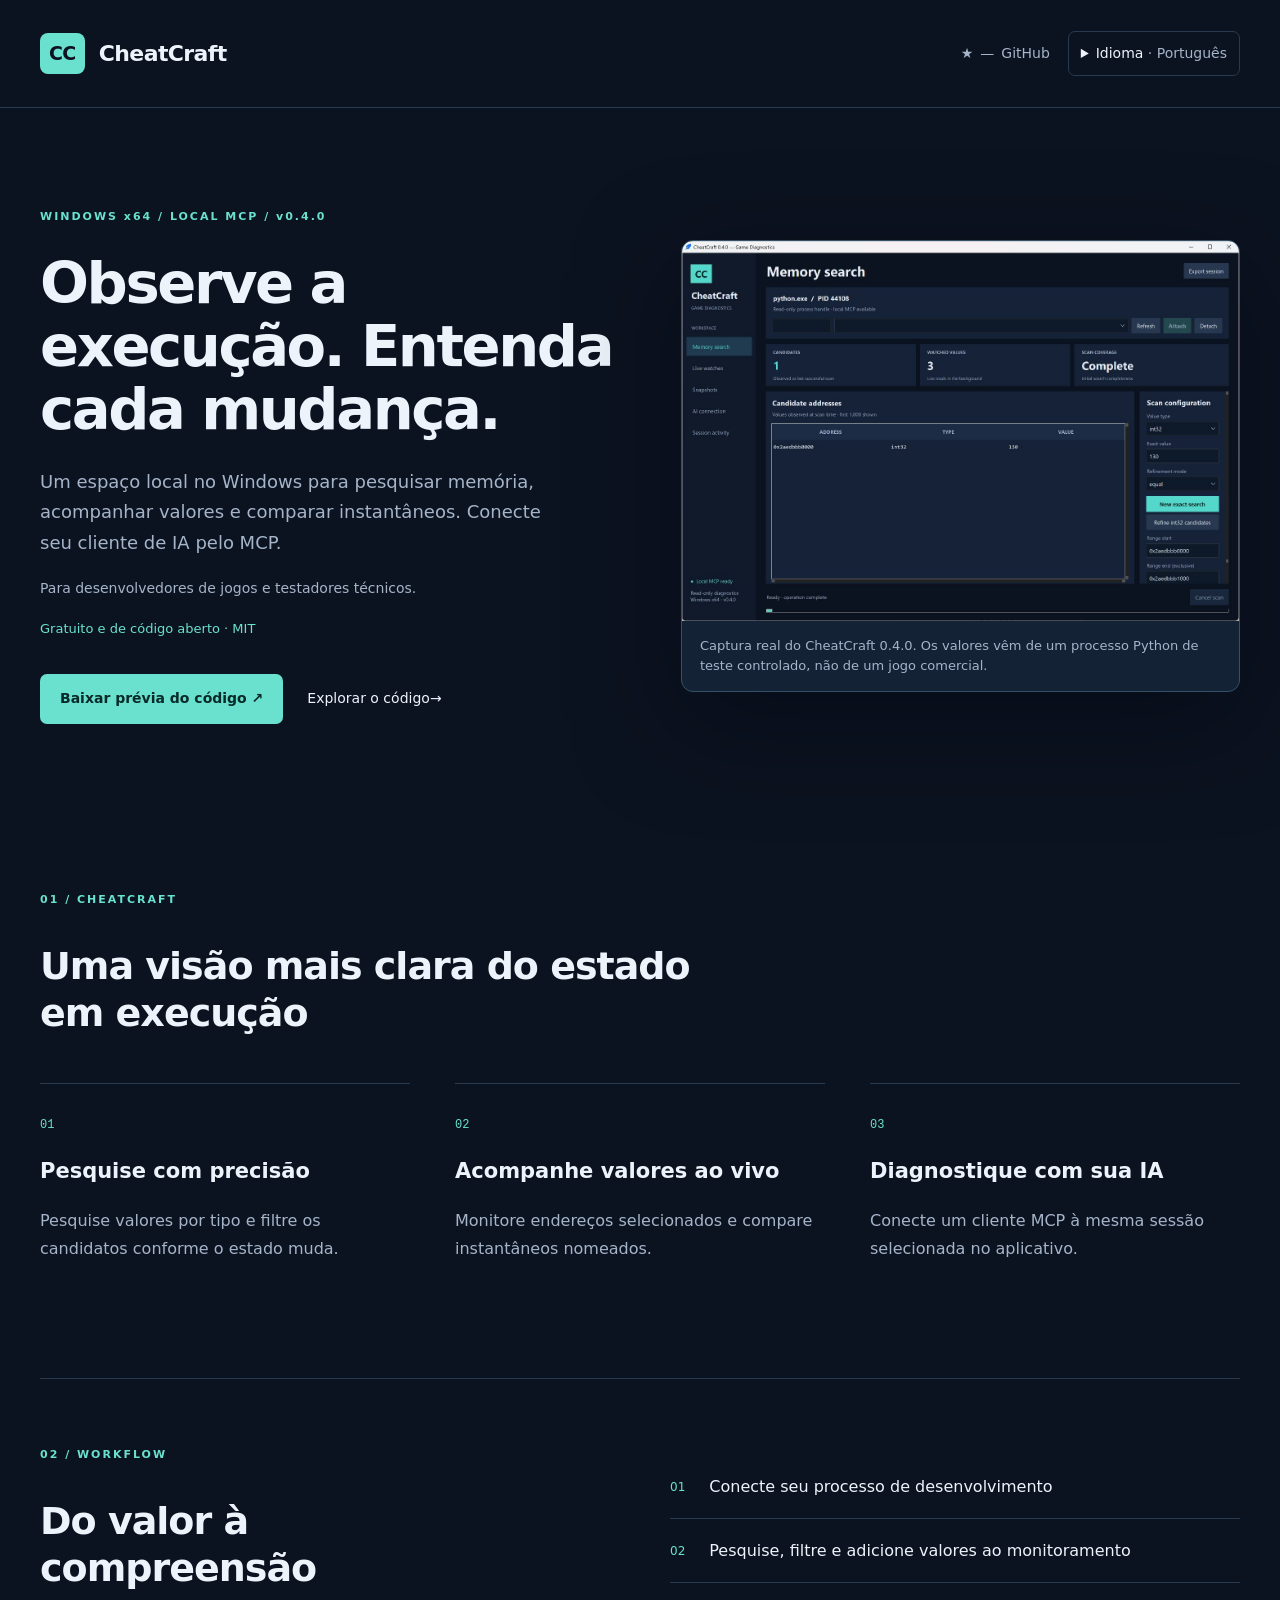
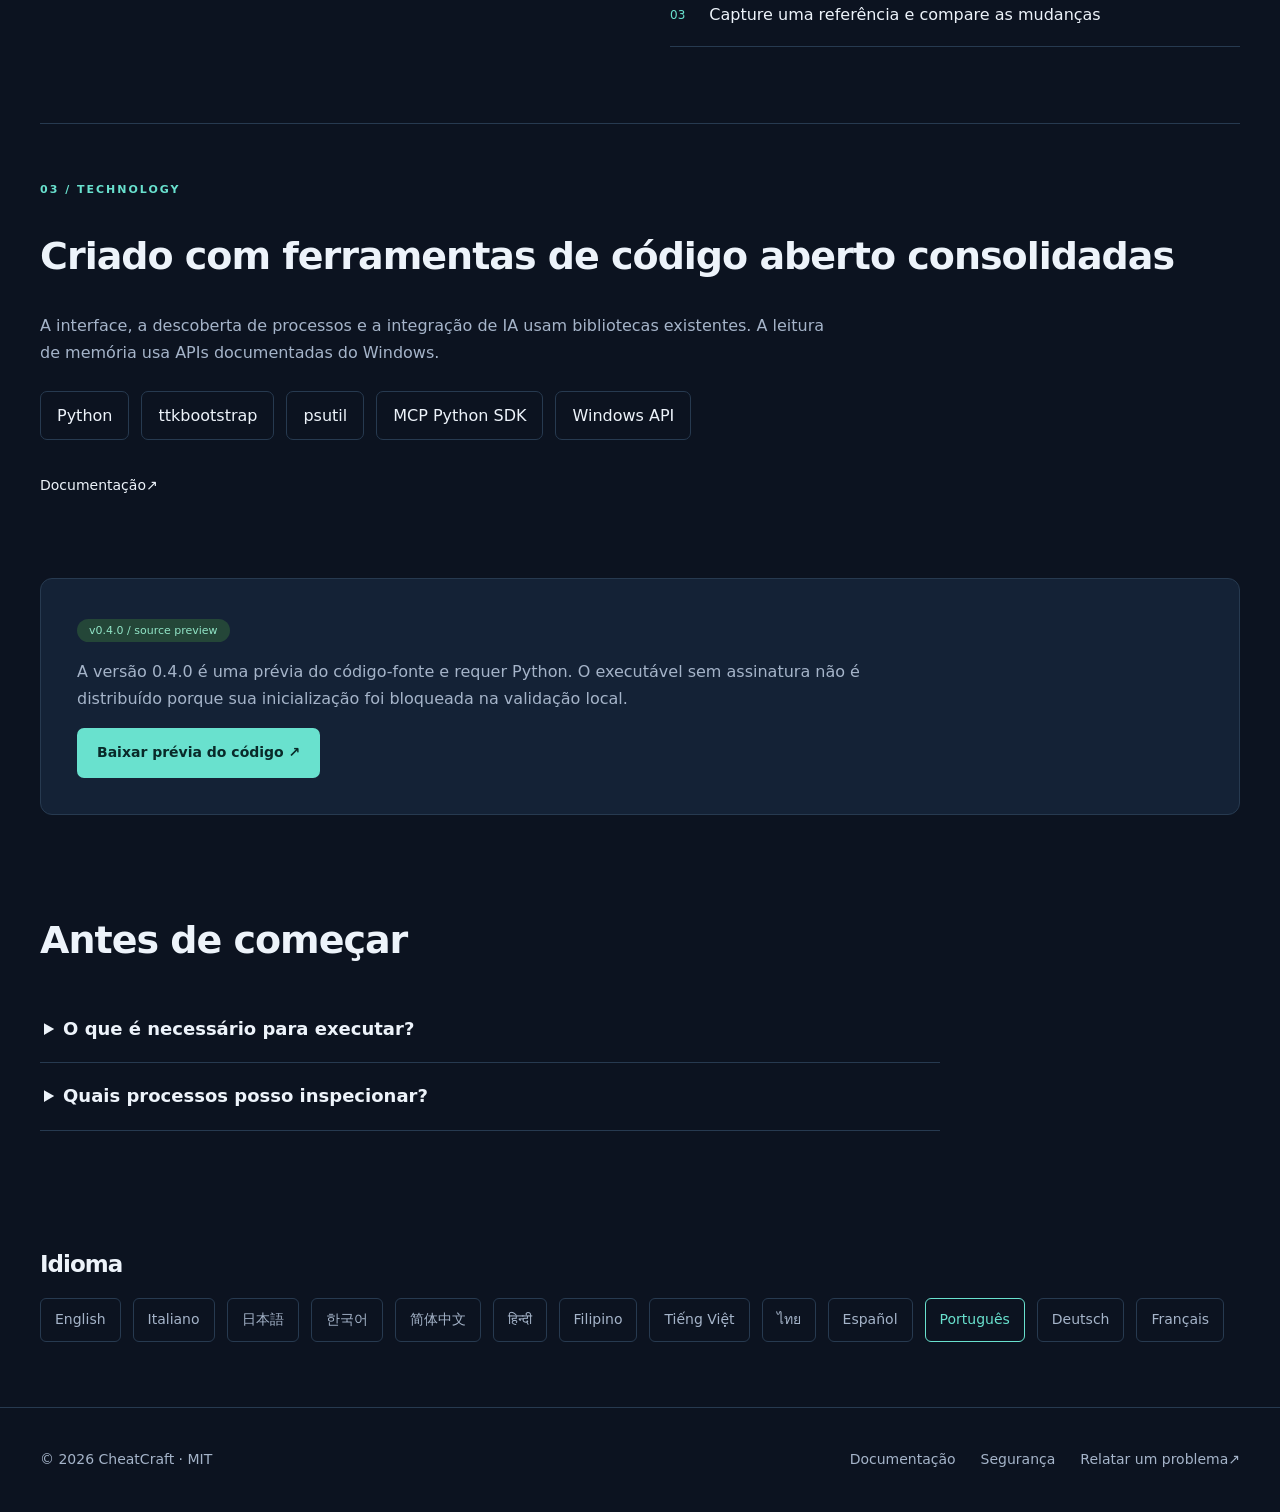
<file: docs/pt/index.html>
<!doctype html>
<html lang="pt">
<head>
  <meta charset="utf-8">
  <meta name="viewport" content="width=device-width,initial-scale=1">
  <title>CheatCraft — Pesquisa de memória e diagnóstico MCP no Windows</title>
  <meta name="description" content="Um espaço local no Windows para pesquisar memória, acompanhar valores e comparar instantâneos. Conecte seu cliente de IA pelo MCP.">
  <link rel="canonical" href="https://arpanjot-coding.github.io/CheatCraft/pt/">
  <link rel="alternate" hreflang="en" href="https://arpanjot-coding.github.io/CheatCraft/"><link rel="alternate" hreflang="it" href="https://arpanjot-coding.github.io/CheatCraft/it/"><link rel="alternate" hreflang="ja" href="https://arpanjot-coding.github.io/CheatCraft/ja/"><link rel="alternate" hreflang="ko" href="https://arpanjot-coding.github.io/CheatCraft/ko/"><link rel="alternate" hreflang="zh-CN" href="https://arpanjot-coding.github.io/CheatCraft/zh-CN/"><link rel="alternate" hreflang="hi" href="https://arpanjot-coding.github.io/CheatCraft/hi/"><link rel="alternate" hreflang="tl" href="https://arpanjot-coding.github.io/CheatCraft/fil/"><link rel="alternate" hreflang="vi" href="https://arpanjot-coding.github.io/CheatCraft/vi/"><link rel="alternate" hreflang="th" href="https://arpanjot-coding.github.io/CheatCraft/th/"><link rel="alternate" hreflang="es" href="https://arpanjot-coding.github.io/CheatCraft/es/"><link rel="alternate" hreflang="pt" href="https://arpanjot-coding.github.io/CheatCraft/pt/"><link rel="alternate" hreflang="de" href="https://arpanjot-coding.github.io/CheatCraft/de/"><link rel="alternate" hreflang="fr" href="https://arpanjot-coding.github.io/CheatCraft/fr/"><link rel="alternate" hreflang="x-default" href="https://arpanjot-coding.github.io/CheatCraft/">
  <meta property="og:site_name" content="CheatCraft">
  <meta property="og:title" content="CheatCraft — Pesquisa de memória e diagnóstico MCP no Windows">
  <meta property="og:description" content="Um espaço local no Windows para pesquisar memória, acompanhar valores e comparar instantâneos. Conecte seu cliente de IA pelo MCP.">
  <meta property="og:type" content="website">
  <meta property="og:url" content="https://arpanjot-coding.github.io/CheatCraft/pt/">
  <meta property="og:locale" content="pt_BR">
  <meta property="og:locale:alternate" content="en_US"><meta property="og:locale:alternate" content="it_IT"><meta property="og:locale:alternate" content="ja_JP"><meta property="og:locale:alternate" content="ko_KR"><meta property="og:locale:alternate" content="zh_CN"><meta property="og:locale:alternate" content="hi_IN"><meta property="og:locale:alternate" content="tl_PH"><meta property="og:locale:alternate" content="vi_VN"><meta property="og:locale:alternate" content="th_TH"><meta property="og:locale:alternate" content="es_ES"><meta property="og:locale:alternate" content="de_DE"><meta property="og:locale:alternate" content="fr_FR">
  <meta property="og:image" content="https://arpanjot-coding.github.io/CheatCraft/social-card.png">
  <meta property="og:image:width" content="1200">
  <meta property="og:image:height" content="630">
  <meta property="og:image:alt" content="CheatCraft — CheatCraft — Pesquisa de memória e diagnóstico MCP no Windows">
  <meta name="twitter:card" content="summary_large_image">
  <meta name="twitter:title" content="CheatCraft — Pesquisa de memória e diagnóstico MCP no Windows">
  <meta name="twitter:description" content="Um espaço local no Windows para pesquisar memória, acompanhar valores e comparar instantâneos. Conecte seu cliente de IA pelo MCP.">
  <meta name="twitter:image" content="https://arpanjot-coding.github.io/CheatCraft/social-card.png">
  <meta name="twitter:image:alt" content="CheatCraft — CheatCraft — Pesquisa de memória e diagnóstico MCP no Windows">
  <meta name="theme-color" content="#0c1320">
  <link rel="stylesheet" href="../style.css">
  <link rel="icon" href="../favicon.svg" type="image/svg+xml">
  <script type="application/ld+json">{"@context": "https://schema.org", "@graph": [{"@type": "SoftwareApplication", "@id": "https://arpanjot-coding.github.io/CheatCraft/#software", "name": "CheatCraft", "applicationCategory": "DeveloperApplication", "operatingSystem": "Windows", "softwareVersion": "0.4.0", "url": "https://arpanjot-coding.github.io/CheatCraft/", "inLanguage": "pt", "description": "Um espaço local no Windows para pesquisar memória, acompanhar valores e comparar instantâneos. Conecte seu cliente de IA pelo MCP.", "license": "https://github.com/arpanjot-coding/CheatCraft/blob/main/LICENSE", "downloadUrl": "https://github.com/arpanjot-coding/CheatCraft/releases/tag/v0.4.0", "isAccessibleForFree": true, "offers": {"@type": "Offer", "price": "0", "priceCurrency": "USD", "url": "https://github.com/arpanjot-coding/CheatCraft/releases/tag/v0.4.0"}}, {"@type": "WebPage", "@id": "https://arpanjot-coding.github.io/CheatCraft/pt/#page", "url": "https://arpanjot-coding.github.io/CheatCraft/pt/", "name": "CheatCraft — Pesquisa de memória e diagnóstico MCP no Windows", "description": "Um espaço local no Windows para pesquisar memória, acompanhar valores e comparar instantâneos. Conecte seu cliente de IA pelo MCP.", "inLanguage": "pt", "about": {"@id": "https://arpanjot-coding.github.io/CheatCraft/#software"}}]}</script>
</head>
<body>
  <a class="skip-link" href="#main">Pular para o conteúdo</a>
  <header>
    <a class="brand" href="../"><span class="mark" aria-hidden="true">CC</span> CheatCraft</a>
    <nav aria-label="Idioma">
      <a class="repo-link github-stars" href="https://github.com/arpanjot-coding/CheatCraft/stargazers" data-star-label="Estrelas do GitHub" aria-label="Estrelas do GitHub"><span aria-hidden="true">★</span> <span data-stars>—</span> GitHub</a>
      <details class="language-menu">
        <summary>Idioma <span lang="pt">· Português</span></summary>
        <div class="language-options"><a href="../" lang="en" hreflang="en" >English</a><a href="../it/" lang="it" hreflang="it" >Italiano</a><a href="../ja/" lang="ja" hreflang="ja" >日本語</a><a href="../ko/" lang="ko" hreflang="ko" >한국어</a><a href="../zh-CN/" lang="zh-CN" hreflang="zh-CN" >简体中文</a><a href="../hi/" lang="hi" hreflang="hi" >हिन्दी</a><a href="../fil/" lang="fil" hreflang="tl" >Filipino</a><a href="../vi/" lang="vi" hreflang="vi" >Tiếng Việt</a><a href="../th/" lang="th" hreflang="th" >ไทย</a><a href="../es/" lang="es" hreflang="es" >Español</a><a href="../pt/" lang="pt" hreflang="pt" aria-current="page">Português</a><a href="../de/" lang="de" hreflang="de" >Deutsch</a><a href="../fr/" lang="fr" hreflang="fr" >Français</a></div>
      </details>
    </nav>
  </header>
  <main id="main" tabindex="-1">
    <section class="hero" aria-labelledby="hero-title">
      <div>
        <div class="eyebrow" lang="en">WINDOWS x64 / LOCAL MCP / v0.4.0</div>
        <h1 id="hero-title">Observe a execução. Entenda cada mudança.</h1>
        <p class="lead">Um espaço local no Windows para pesquisar memória, acompanhar valores e comparar instantâneos. Conecte seu cliente de IA pelo MCP.</p><p class="audience">Para desenvolvedores de jogos e testadores técnicos.</p>
        <p class="license-note">Gratuito e de código aberto · MIT</p>
        <div class="actions"><a class="button" href="https://github.com/arpanjot-coding/CheatCraft/releases/tag/v0.4.0">Baixar prévia do código <span aria-hidden="true">↗</span></a><a class="quiet" href="https://github.com/arpanjot-coding/CheatCraft">Explorar o código <span aria-hidden="true">→</span></a></div>
      </div>
      <figure class="product product-real">
        <a href="../screenshots/memory-search.jpg" aria-label="Captura real do CheatCraft 0.4.0. Os valores vêm de um processo Python de teste controlado, não de um jogo comercial."><img src="../screenshots/memory-search.jpg" alt="Captura real do CheatCraft 0.4.0. Os valores vêm de um processo Python de teste controlado, não de um jogo comercial." width="1362" height="930" fetchpriority="high" decoding="async"></a>
        <figcaption>Captura real do CheatCraft 0.4.0. Os valores vêm de um processo Python de teste controlado, não de um jogo comercial.</figcaption>
      </figure>
    </section>
    <section id="features" aria-labelledby="features-title">
      <div class="sectionhead"><span class="eyebrow" aria-hidden="true">01 / CHEATCRAFT</span><h2 id="features-title">Uma visão mais clara do estado em execução</h2></div>
      <div class="features"><article><span class="number" aria-hidden="true">01</span><h3>Pesquise com precisão</h3><p>Pesquise valores por tipo e filtre os candidatos conforme o estado muda.</p></article><article><span class="number" aria-hidden="true">02</span><h3>Acompanhe valores ao vivo</h3><p>Monitore endereços selecionados e compare instantâneos nomeados.</p></article><article><span class="number" aria-hidden="true">03</span><h3>Diagnostique com sua IA</h3><p>Conecte um cliente MCP à mesma sessão selecionada no aplicativo.</p></article></div>
    </section>
    <section class="workflow" aria-labelledby="workflow-title">
      <div><span class="eyebrow" aria-hidden="true">02 / WORKFLOW</span><h2 id="workflow-title">Do valor à compreensão</h2></div>
      <ol><li><span aria-hidden="true">01</span>Conecte seu processo de desenvolvimento</li><li><span aria-hidden="true">02</span>Pesquise, filtre e adicione valores ao monitoramento</li><li><span aria-hidden="true">03</span>Capture uma referência e compare as mudanças</li></ol>
    </section>
    <section class="technology" aria-labelledby="stack-title"><span class="eyebrow" aria-hidden="true">03 / TECHNOLOGY</span><h2 id="stack-title">Criado com ferramentas de código aberto consolidadas</h2><p>A interface, a descoberta de processos e a integração de IA usam bibliotecas existentes. A leitura de memória usa APIs documentadas do Windows.</p><div class="stack-links"><a href="https://www.python.org/">Python</a><a href="https://github.com/israel-dryer/ttkbootstrap">ttkbootstrap</a><a href="https://github.com/giampaolo/psutil">psutil</a><a href="https://github.com/modelcontextprotocol/python-sdk">MCP Python SDK</a><a href="https://learn.microsoft.com/en-us/windows/win32/api/memoryapi/nf-memoryapi-readprocessmemory">Windows API</a></div><a class="quiet" href="https://github.com/arpanjot-coding/CheatCraft/blob/main/README.md">Documentação <span aria-hidden="true">↗</span></a></section>
    <section class="release" aria-label="Baixar prévia do código">
      <span class="pill" lang="en">v0.4.0 / source preview</span><p>A versão 0.4.0 é uma prévia do código-fonte e requer Python. O executável sem assinatura não é distribuído porque sua inicialização foi bloqueada na validação local.</p><a class="button" href="https://github.com/arpanjot-coding/CheatCraft/releases/tag/v0.4.0">Baixar prévia do código <span aria-hidden="true">↗</span></a>
    </section>
    <section class="faq" aria-labelledby="faq-title"><h2 id="faq-title">Antes de começar</h2>
      <details><summary>O que é necessário para executar?</summary><p>Windows x64 e Python de 64 bits, versão 3.11 ou posterior, com Tcl/Tk. Baixe o código, execute Setup.cmd e depois Launch.cmd. A verificação local usa Python 3.14.7.</p></details>
      <details><summary>Quais processos posso inspecionar?</summary><p>Processos próprios ou que você tenha permissão para inspecionar, quando o Windows conceder acesso de leitura. O CheatCraft não contorna sistemas antitrapaça nem proteções de processos.</p></details>
    </section>
    <section class="languages" aria-labelledby="languages-title"><h2 id="languages-title">Idioma</h2><div><a href="../" lang="en" hreflang="en" >English</a><a href="../it/" lang="it" hreflang="it" >Italiano</a><a href="../ja/" lang="ja" hreflang="ja" >日本語</a><a href="../ko/" lang="ko" hreflang="ko" >한국어</a><a href="../zh-CN/" lang="zh-CN" hreflang="zh-CN" >简体中文</a><a href="../hi/" lang="hi" hreflang="hi" >हिन्दी</a><a href="../fil/" lang="fil" hreflang="tl" >Filipino</a><a href="../vi/" lang="vi" hreflang="vi" >Tiếng Việt</a><a href="../th/" lang="th" hreflang="th" >ไทย</a><a href="../es/" lang="es" hreflang="es" >Español</a><a href="../pt/" lang="pt" hreflang="pt" aria-current="page">Português</a><a href="../de/" lang="de" hreflang="de" >Deutsch</a><a href="../fr/" lang="fr" hreflang="fr" >Français</a></div></section>
  </main>
  <footer><span>© 2026 CheatCraft · MIT</span><a href="https://github.com/arpanjot-coding/CheatCraft/blob/main/README.md">Documentação</a><a href="https://github.com/arpanjot-coding/CheatCraft/blob/main/SECURITY.md">Segurança</a><a href="https://github.com/arpanjot-coding/CheatCraft/issues">Relatar um problema <span aria-hidden="true">↗</span></a></footer>
<script src="../site.js" defer></script>
</body>
</html>
</file>
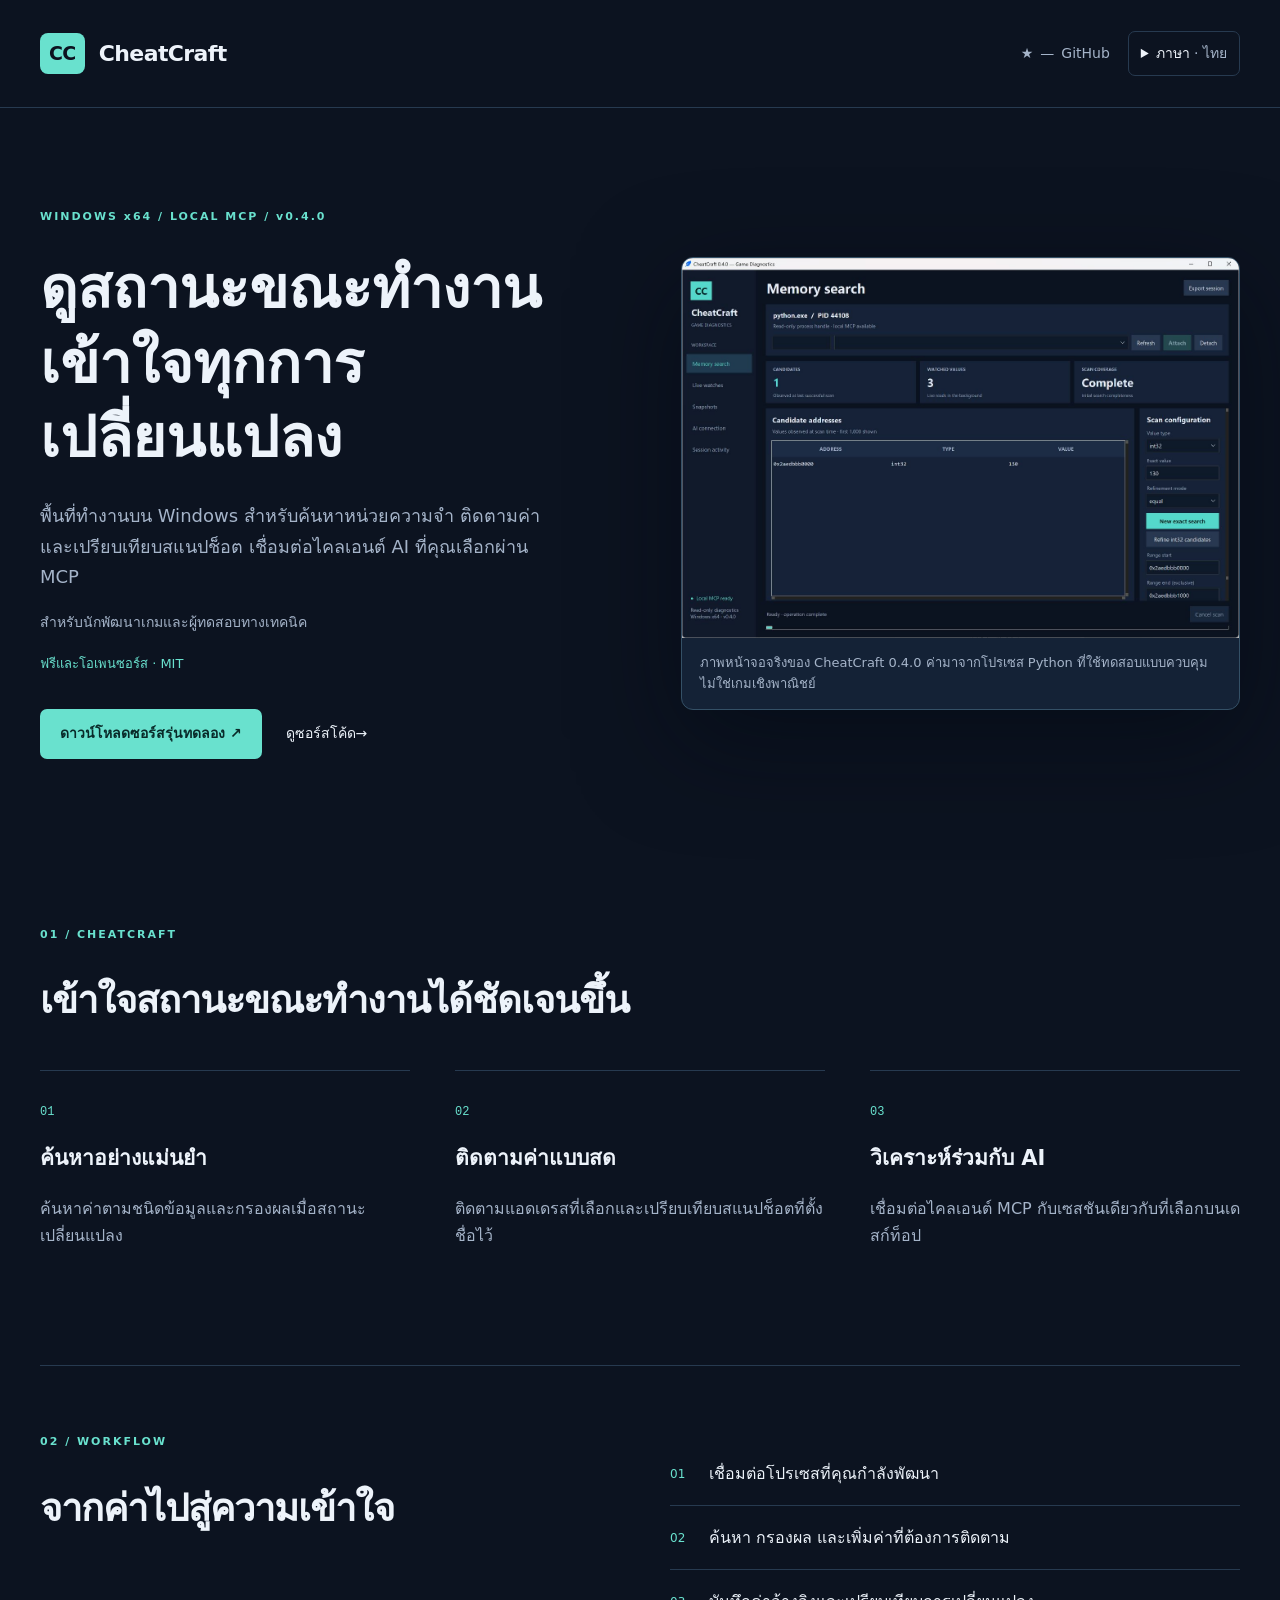
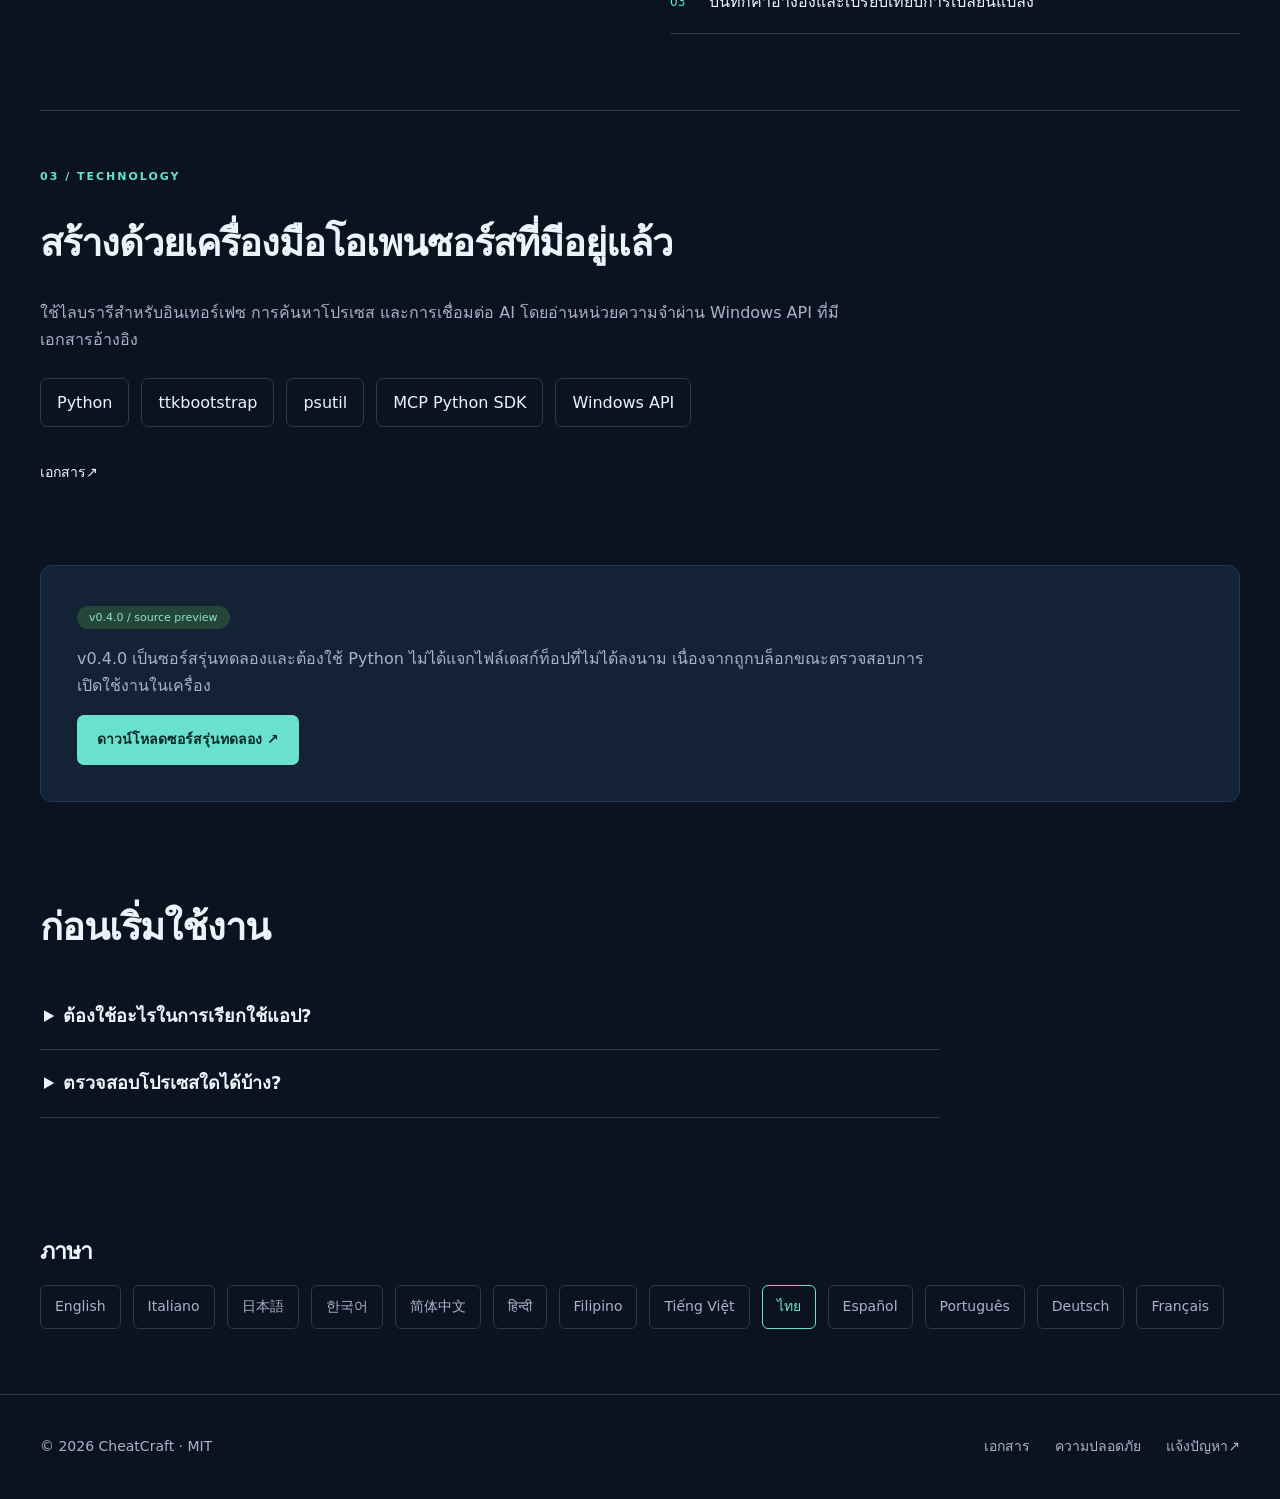
<file: docs/th/index.html>
<!doctype html>
<html lang="th">
<head>
  <meta charset="utf-8">
  <meta name="viewport" content="width=device-width,initial-scale=1">
  <title>CheatCraft — ค้นหาหน่วยความจำและวิเคราะห์ผ่าน MCP บน Windows</title>
  <meta name="description" content="พื้นที่ทำงานบน Windows สำหรับค้นหาหน่วยความจำ ติดตามค่า และเปรียบเทียบสแนปช็อต เชื่อมต่อไคลเอนต์ AI ที่คุณเลือกผ่าน MCP">
  <link rel="canonical" href="https://arpanjot-coding.github.io/CheatCraft/th/">
  <link rel="alternate" hreflang="en" href="https://arpanjot-coding.github.io/CheatCraft/"><link rel="alternate" hreflang="it" href="https://arpanjot-coding.github.io/CheatCraft/it/"><link rel="alternate" hreflang="ja" href="https://arpanjot-coding.github.io/CheatCraft/ja/"><link rel="alternate" hreflang="ko" href="https://arpanjot-coding.github.io/CheatCraft/ko/"><link rel="alternate" hreflang="zh-CN" href="https://arpanjot-coding.github.io/CheatCraft/zh-CN/"><link rel="alternate" hreflang="hi" href="https://arpanjot-coding.github.io/CheatCraft/hi/"><link rel="alternate" hreflang="tl" href="https://arpanjot-coding.github.io/CheatCraft/fil/"><link rel="alternate" hreflang="vi" href="https://arpanjot-coding.github.io/CheatCraft/vi/"><link rel="alternate" hreflang="th" href="https://arpanjot-coding.github.io/CheatCraft/th/"><link rel="alternate" hreflang="es" href="https://arpanjot-coding.github.io/CheatCraft/es/"><link rel="alternate" hreflang="pt" href="https://arpanjot-coding.github.io/CheatCraft/pt/"><link rel="alternate" hreflang="de" href="https://arpanjot-coding.github.io/CheatCraft/de/"><link rel="alternate" hreflang="fr" href="https://arpanjot-coding.github.io/CheatCraft/fr/"><link rel="alternate" hreflang="x-default" href="https://arpanjot-coding.github.io/CheatCraft/">
  <meta property="og:site_name" content="CheatCraft">
  <meta property="og:title" content="CheatCraft — ค้นหาหน่วยความจำและวิเคราะห์ผ่าน MCP บน Windows">
  <meta property="og:description" content="พื้นที่ทำงานบน Windows สำหรับค้นหาหน่วยความจำ ติดตามค่า และเปรียบเทียบสแนปช็อต เชื่อมต่อไคลเอนต์ AI ที่คุณเลือกผ่าน MCP">
  <meta property="og:type" content="website">
  <meta property="og:url" content="https://arpanjot-coding.github.io/CheatCraft/th/">
  <meta property="og:locale" content="th_TH">
  <meta property="og:locale:alternate" content="en_US"><meta property="og:locale:alternate" content="it_IT"><meta property="og:locale:alternate" content="ja_JP"><meta property="og:locale:alternate" content="ko_KR"><meta property="og:locale:alternate" content="zh_CN"><meta property="og:locale:alternate" content="hi_IN"><meta property="og:locale:alternate" content="tl_PH"><meta property="og:locale:alternate" content="vi_VN"><meta property="og:locale:alternate" content="es_ES"><meta property="og:locale:alternate" content="pt_BR"><meta property="og:locale:alternate" content="de_DE"><meta property="og:locale:alternate" content="fr_FR">
  <meta property="og:image" content="https://arpanjot-coding.github.io/CheatCraft/social-card.png">
  <meta property="og:image:width" content="1200">
  <meta property="og:image:height" content="630">
  <meta property="og:image:alt" content="CheatCraft — CheatCraft — ค้นหาหน่วยความจำและวิเคราะห์ผ่าน MCP บน Windows">
  <meta name="twitter:card" content="summary_large_image">
  <meta name="twitter:title" content="CheatCraft — ค้นหาหน่วยความจำและวิเคราะห์ผ่าน MCP บน Windows">
  <meta name="twitter:description" content="พื้นที่ทำงานบน Windows สำหรับค้นหาหน่วยความจำ ติดตามค่า และเปรียบเทียบสแนปช็อต เชื่อมต่อไคลเอนต์ AI ที่คุณเลือกผ่าน MCP">
  <meta name="twitter:image" content="https://arpanjot-coding.github.io/CheatCraft/social-card.png">
  <meta name="twitter:image:alt" content="CheatCraft — CheatCraft — ค้นหาหน่วยความจำและวิเคราะห์ผ่าน MCP บน Windows">
  <meta name="theme-color" content="#0c1320">
  <link rel="stylesheet" href="../style.css">
  <link rel="icon" href="../favicon.svg" type="image/svg+xml">
  <script type="application/ld+json">{"@context": "https://schema.org", "@graph": [{"@type": "SoftwareApplication", "@id": "https://arpanjot-coding.github.io/CheatCraft/#software", "name": "CheatCraft", "applicationCategory": "DeveloperApplication", "operatingSystem": "Windows", "softwareVersion": "0.4.0", "url": "https://arpanjot-coding.github.io/CheatCraft/", "inLanguage": "th", "description": "พื้นที่ทำงานบน Windows สำหรับค้นหาหน่วยความจำ ติดตามค่า และเปรียบเทียบสแนปช็อต เชื่อมต่อไคลเอนต์ AI ที่คุณเลือกผ่าน MCP", "license": "https://github.com/arpanjot-coding/CheatCraft/blob/main/LICENSE", "downloadUrl": "https://github.com/arpanjot-coding/CheatCraft/releases/tag/v0.4.0", "isAccessibleForFree": true, "offers": {"@type": "Offer", "price": "0", "priceCurrency": "USD", "url": "https://github.com/arpanjot-coding/CheatCraft/releases/tag/v0.4.0"}}, {"@type": "WebPage", "@id": "https://arpanjot-coding.github.io/CheatCraft/th/#page", "url": "https://arpanjot-coding.github.io/CheatCraft/th/", "name": "CheatCraft — ค้นหาหน่วยความจำและวิเคราะห์ผ่าน MCP บน Windows", "description": "พื้นที่ทำงานบน Windows สำหรับค้นหาหน่วยความจำ ติดตามค่า และเปรียบเทียบสแนปช็อต เชื่อมต่อไคลเอนต์ AI ที่คุณเลือกผ่าน MCP", "inLanguage": "th", "about": {"@id": "https://arpanjot-coding.github.io/CheatCraft/#software"}}]}</script>
</head>
<body>
  <a class="skip-link" href="#main">ข้ามไปยังเนื้อหา</a>
  <header>
    <a class="brand" href="../"><span class="mark" aria-hidden="true">CC</span> CheatCraft</a>
    <nav aria-label="ภาษา">
      <a class="repo-link github-stars" href="https://github.com/arpanjot-coding/CheatCraft/stargazers" data-star-label="ดาว GitHub" aria-label="ดาว GitHub"><span aria-hidden="true">★</span> <span data-stars>—</span> GitHub</a>
      <details class="language-menu">
        <summary>ภาษา <span lang="th">· ไทย</span></summary>
        <div class="language-options"><a href="../" lang="en" hreflang="en" >English</a><a href="../it/" lang="it" hreflang="it" >Italiano</a><a href="../ja/" lang="ja" hreflang="ja" >日本語</a><a href="../ko/" lang="ko" hreflang="ko" >한국어</a><a href="../zh-CN/" lang="zh-CN" hreflang="zh-CN" >简体中文</a><a href="../hi/" lang="hi" hreflang="hi" >हिन्दी</a><a href="../fil/" lang="fil" hreflang="tl" >Filipino</a><a href="../vi/" lang="vi" hreflang="vi" >Tiếng Việt</a><a href="../th/" lang="th" hreflang="th" aria-current="page">ไทย</a><a href="../es/" lang="es" hreflang="es" >Español</a><a href="../pt/" lang="pt" hreflang="pt" >Português</a><a href="../de/" lang="de" hreflang="de" >Deutsch</a><a href="../fr/" lang="fr" hreflang="fr" >Français</a></div>
      </details>
    </nav>
  </header>
  <main id="main" tabindex="-1">
    <section class="hero" aria-labelledby="hero-title">
      <div>
        <div class="eyebrow" lang="en">WINDOWS x64 / LOCAL MCP / v0.4.0</div>
        <h1 id="hero-title">ดูสถานะขณะทำงาน เข้าใจทุกการเปลี่ยนแปลง</h1>
        <p class="lead">พื้นที่ทำงานบน Windows สำหรับค้นหาหน่วยความจำ ติดตามค่า และเปรียบเทียบสแนปช็อต เชื่อมต่อไคลเอนต์ AI ที่คุณเลือกผ่าน MCP</p><p class="audience">สำหรับนักพัฒนาเกมและผู้ทดสอบทางเทคนิค</p>
        <p class="license-note">ฟรีและโอเพนซอร์ส · MIT</p>
        <div class="actions"><a class="button" href="https://github.com/arpanjot-coding/CheatCraft/releases/tag/v0.4.0">ดาวน์โหลดซอร์สรุ่นทดลอง <span aria-hidden="true">↗</span></a><a class="quiet" href="https://github.com/arpanjot-coding/CheatCraft">ดูซอร์สโค้ด <span aria-hidden="true">→</span></a></div>
      </div>
      <figure class="product product-real">
        <a href="../screenshots/memory-search.jpg" aria-label="ภาพหน้าจอจริงของ CheatCraft 0.4.0 ค่ามาจากโปรเซส Python ที่ใช้ทดสอบแบบควบคุม ไม่ใช่เกมเชิงพาณิชย์"><img src="../screenshots/memory-search.jpg" alt="ภาพหน้าจอจริงของ CheatCraft 0.4.0 ค่ามาจากโปรเซส Python ที่ใช้ทดสอบแบบควบคุม ไม่ใช่เกมเชิงพาณิชย์" width="1362" height="930" fetchpriority="high" decoding="async"></a>
        <figcaption>ภาพหน้าจอจริงของ CheatCraft 0.4.0 ค่ามาจากโปรเซส Python ที่ใช้ทดสอบแบบควบคุม ไม่ใช่เกมเชิงพาณิชย์</figcaption>
      </figure>
    </section>
    <section id="features" aria-labelledby="features-title">
      <div class="sectionhead"><span class="eyebrow" aria-hidden="true">01 / CHEATCRAFT</span><h2 id="features-title">เข้าใจสถานะขณะทำงานได้ชัดเจนขึ้น</h2></div>
      <div class="features"><article><span class="number" aria-hidden="true">01</span><h3>ค้นหาอย่างแม่นยำ</h3><p>ค้นหาค่าตามชนิดข้อมูลและกรองผลเมื่อสถานะเปลี่ยนแปลง</p></article><article><span class="number" aria-hidden="true">02</span><h3>ติดตามค่าแบบสด</h3><p>ติดตามแอดเดรสที่เลือกและเปรียบเทียบสแนปช็อตที่ตั้งชื่อไว้</p></article><article><span class="number" aria-hidden="true">03</span><h3>วิเคราะห์ร่วมกับ AI</h3><p>เชื่อมต่อไคลเอนต์ MCP กับเซสชันเดียวกับที่เลือกบนเดสก์ท็อป</p></article></div>
    </section>
    <section class="workflow" aria-labelledby="workflow-title">
      <div><span class="eyebrow" aria-hidden="true">02 / WORKFLOW</span><h2 id="workflow-title">จากค่าไปสู่ความเข้าใจ</h2></div>
      <ol><li><span aria-hidden="true">01</span>เชื่อมต่อโปรเซสที่คุณกำลังพัฒนา</li><li><span aria-hidden="true">02</span>ค้นหา กรองผล และเพิ่มค่าที่ต้องการติดตาม</li><li><span aria-hidden="true">03</span>บันทึกค่าอ้างอิงและเปรียบเทียบการเปลี่ยนแปลง</li></ol>
    </section>
    <section class="technology" aria-labelledby="stack-title"><span class="eyebrow" aria-hidden="true">03 / TECHNOLOGY</span><h2 id="stack-title">สร้างด้วยเครื่องมือโอเพนซอร์สที่มีอยู่แล้ว</h2><p>ใช้ไลบรารีสำหรับอินเทอร์เฟซ การค้นหาโปรเซส และการเชื่อมต่อ AI โดยอ่านหน่วยความจำผ่าน Windows API ที่มีเอกสารอ้างอิง</p><div class="stack-links"><a href="https://www.python.org/">Python</a><a href="https://github.com/israel-dryer/ttkbootstrap">ttkbootstrap</a><a href="https://github.com/giampaolo/psutil">psutil</a><a href="https://github.com/modelcontextprotocol/python-sdk">MCP Python SDK</a><a href="https://learn.microsoft.com/en-us/windows/win32/api/memoryapi/nf-memoryapi-readprocessmemory">Windows API</a></div><a class="quiet" href="https://github.com/arpanjot-coding/CheatCraft/blob/main/README.md">เอกสาร <span aria-hidden="true">↗</span></a></section>
    <section class="release" aria-label="ดาวน์โหลดซอร์สรุ่นทดลอง">
      <span class="pill" lang="en">v0.4.0 / source preview</span><p>v0.4.0 เป็นซอร์สรุ่นทดลองและต้องใช้ Python ไม่ได้แจกไฟล์เดสก์ท็อปที่ไม่ได้ลงนาม เนื่องจากถูกบล็อกขณะตรวจสอบการเปิดใช้งานในเครื่อง</p><a class="button" href="https://github.com/arpanjot-coding/CheatCraft/releases/tag/v0.4.0">ดาวน์โหลดซอร์สรุ่นทดลอง <span aria-hidden="true">↗</span></a>
    </section>
    <section class="faq" aria-labelledby="faq-title"><h2 id="faq-title">ก่อนเริ่มใช้งาน</h2>
      <details><summary>ต้องใช้อะไรในการเรียกใช้แอป?</summary><p>ต้องมี Windows x64 และ Python 64 บิต เวอร์ชัน 3.11 ขึ้นไปพร้อม Tcl/Tk ดาวน์โหลดซอร์สแล้วเรียกใช้ Setup.cmd ตามด้วย Launch.cmd การตรวจสอบในเครื่องใช้ Python 3.14.7</p></details>
      <details><summary>ตรวจสอบโปรเซสใดได้บ้าง?</summary><p>โปรเซสที่คุณเป็นเจ้าของหรือได้รับอนุญาตให้ตรวจสอบ โดย Windows ต้องอนุญาตให้อ่านได้ CheatCraft ไม่ได้ข้ามระบบป้องกันการโกงหรือการป้องกันโปรเซส</p></details>
    </section>
    <section class="languages" aria-labelledby="languages-title"><h2 id="languages-title">ภาษา</h2><div><a href="../" lang="en" hreflang="en" >English</a><a href="../it/" lang="it" hreflang="it" >Italiano</a><a href="../ja/" lang="ja" hreflang="ja" >日本語</a><a href="../ko/" lang="ko" hreflang="ko" >한국어</a><a href="../zh-CN/" lang="zh-CN" hreflang="zh-CN" >简体中文</a><a href="../hi/" lang="hi" hreflang="hi" >हिन्दी</a><a href="../fil/" lang="fil" hreflang="tl" >Filipino</a><a href="../vi/" lang="vi" hreflang="vi" >Tiếng Việt</a><a href="../th/" lang="th" hreflang="th" aria-current="page">ไทย</a><a href="../es/" lang="es" hreflang="es" >Español</a><a href="../pt/" lang="pt" hreflang="pt" >Português</a><a href="../de/" lang="de" hreflang="de" >Deutsch</a><a href="../fr/" lang="fr" hreflang="fr" >Français</a></div></section>
  </main>
  <footer><span>© 2026 CheatCraft · MIT</span><a href="https://github.com/arpanjot-coding/CheatCraft/blob/main/README.md">เอกสาร</a><a href="https://github.com/arpanjot-coding/CheatCraft/blob/main/SECURITY.md">ความปลอดภัย</a><a href="https://github.com/arpanjot-coding/CheatCraft/issues">แจ้งปัญหา <span aria-hidden="true">↗</span></a></footer>
<script src="../site.js" defer></script>
</body>
</html>
</file>
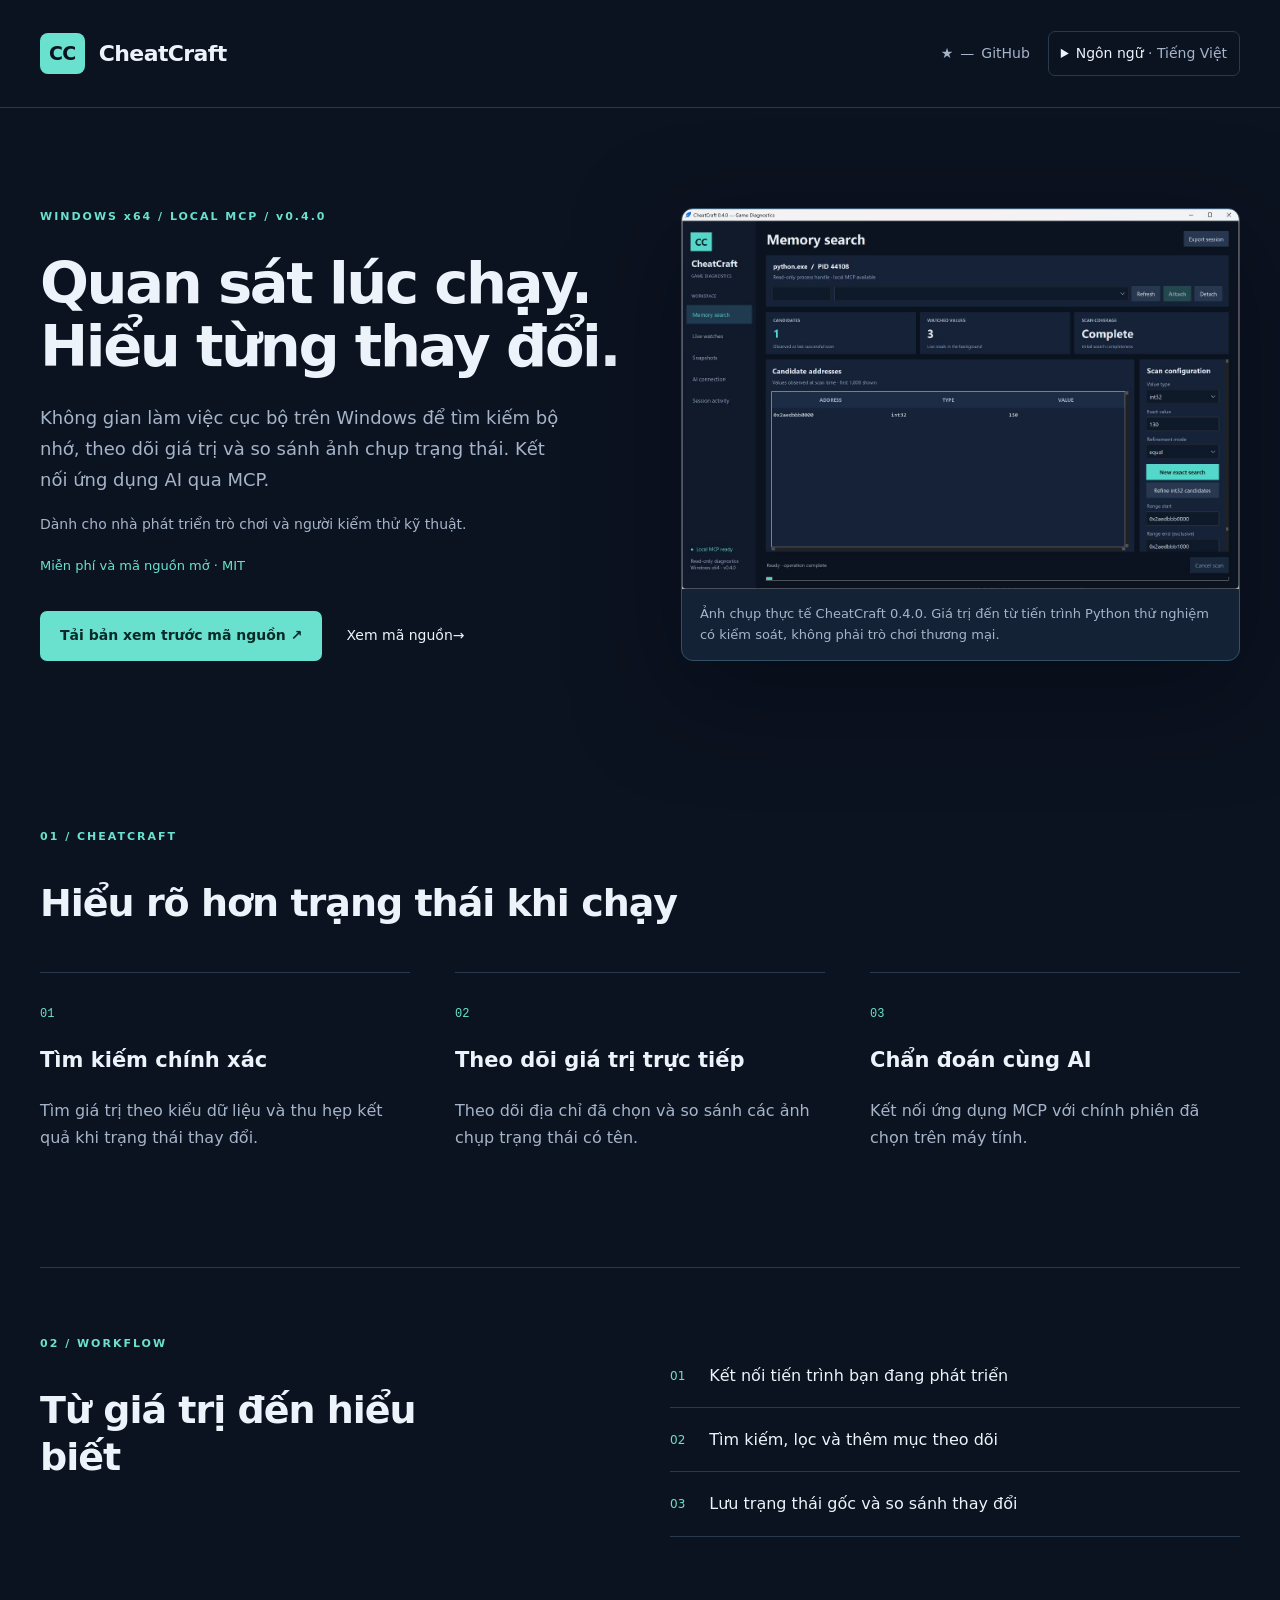
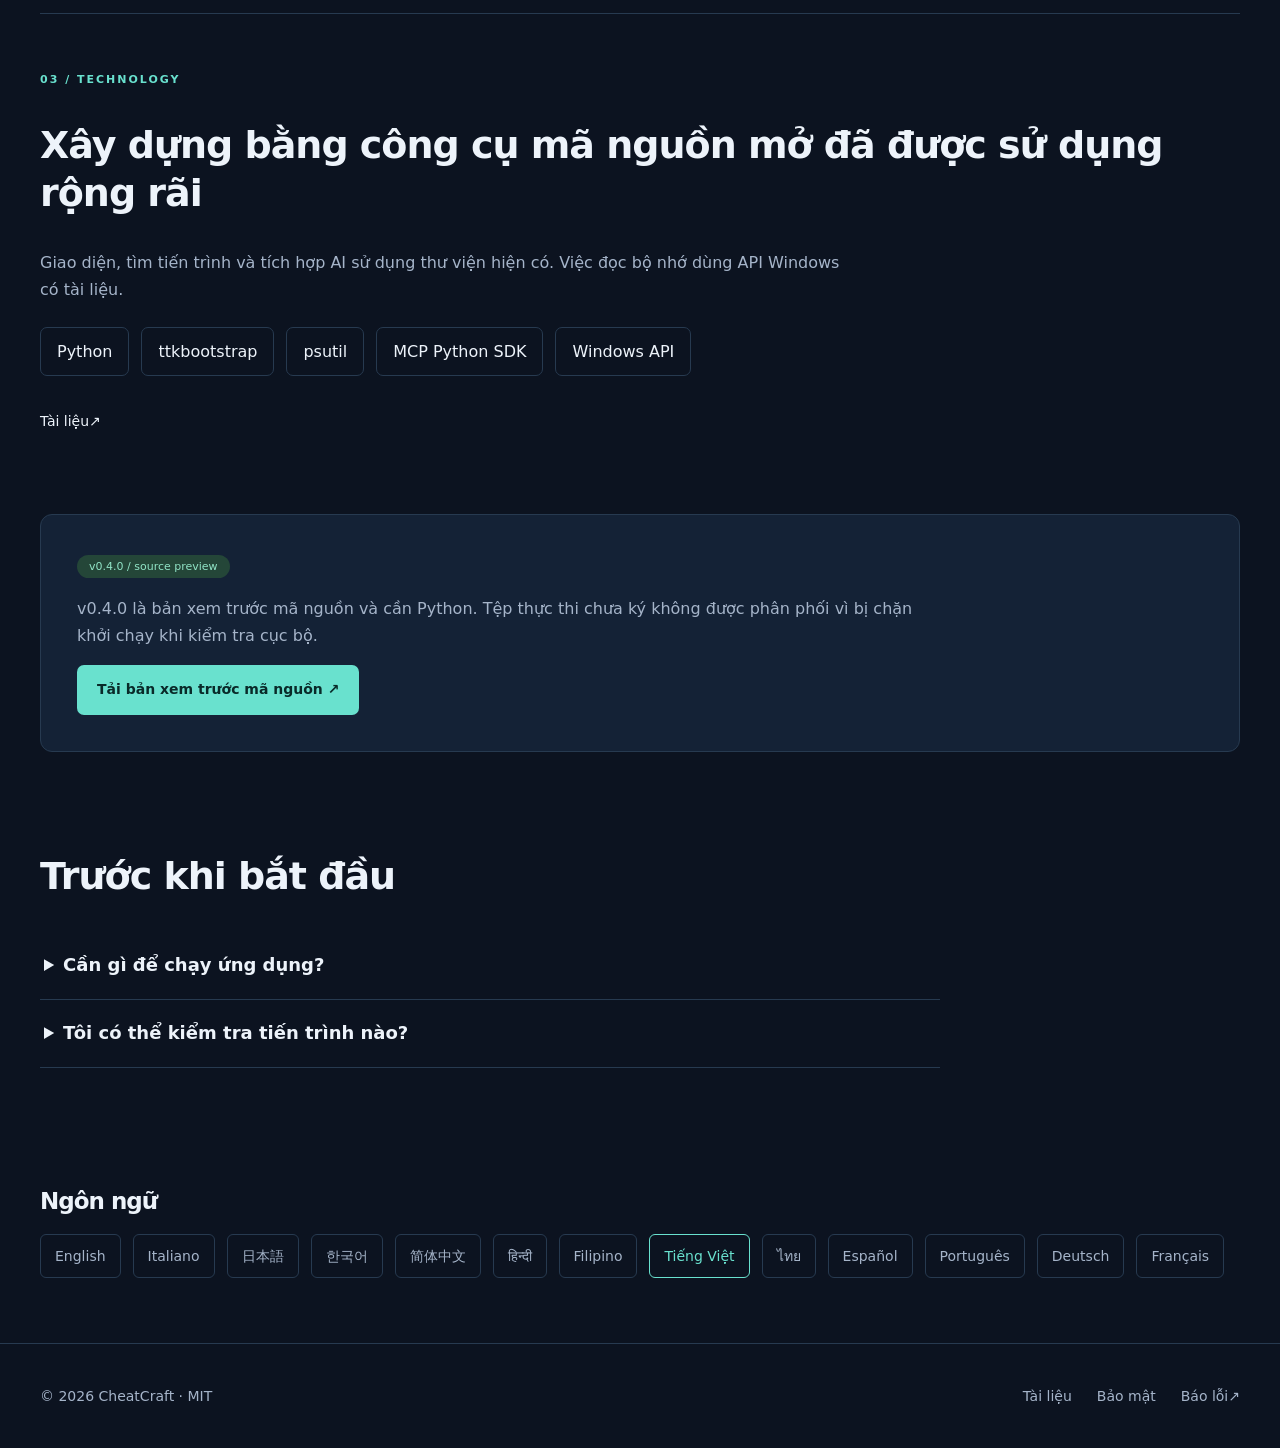
<file: docs/vi/index.html>
<!doctype html>
<html lang="vi">
<head>
  <meta charset="utf-8">
  <meta name="viewport" content="width=device-width,initial-scale=1">
  <title>CheatCraft — Tìm kiếm bộ nhớ và chẩn đoán MCP trên Windows</title>
  <meta name="description" content="Không gian làm việc cục bộ trên Windows để tìm kiếm bộ nhớ, theo dõi giá trị và so sánh ảnh chụp trạng thái. Kết nối ứng dụng AI qua MCP.">
  <link rel="canonical" href="https://arpanjot-coding.github.io/CheatCraft/vi/">
  <link rel="alternate" hreflang="en" href="https://arpanjot-coding.github.io/CheatCraft/"><link rel="alternate" hreflang="it" href="https://arpanjot-coding.github.io/CheatCraft/it/"><link rel="alternate" hreflang="ja" href="https://arpanjot-coding.github.io/CheatCraft/ja/"><link rel="alternate" hreflang="ko" href="https://arpanjot-coding.github.io/CheatCraft/ko/"><link rel="alternate" hreflang="zh-CN" href="https://arpanjot-coding.github.io/CheatCraft/zh-CN/"><link rel="alternate" hreflang="hi" href="https://arpanjot-coding.github.io/CheatCraft/hi/"><link rel="alternate" hreflang="tl" href="https://arpanjot-coding.github.io/CheatCraft/fil/"><link rel="alternate" hreflang="vi" href="https://arpanjot-coding.github.io/CheatCraft/vi/"><link rel="alternate" hreflang="th" href="https://arpanjot-coding.github.io/CheatCraft/th/"><link rel="alternate" hreflang="es" href="https://arpanjot-coding.github.io/CheatCraft/es/"><link rel="alternate" hreflang="pt" href="https://arpanjot-coding.github.io/CheatCraft/pt/"><link rel="alternate" hreflang="de" href="https://arpanjot-coding.github.io/CheatCraft/de/"><link rel="alternate" hreflang="fr" href="https://arpanjot-coding.github.io/CheatCraft/fr/"><link rel="alternate" hreflang="x-default" href="https://arpanjot-coding.github.io/CheatCraft/">
  <meta property="og:site_name" content="CheatCraft">
  <meta property="og:title" content="CheatCraft — Tìm kiếm bộ nhớ và chẩn đoán MCP trên Windows">
  <meta property="og:description" content="Không gian làm việc cục bộ trên Windows để tìm kiếm bộ nhớ, theo dõi giá trị và so sánh ảnh chụp trạng thái. Kết nối ứng dụng AI qua MCP.">
  <meta property="og:type" content="website">
  <meta property="og:url" content="https://arpanjot-coding.github.io/CheatCraft/vi/">
  <meta property="og:locale" content="vi_VN">
  <meta property="og:locale:alternate" content="en_US"><meta property="og:locale:alternate" content="it_IT"><meta property="og:locale:alternate" content="ja_JP"><meta property="og:locale:alternate" content="ko_KR"><meta property="og:locale:alternate" content="zh_CN"><meta property="og:locale:alternate" content="hi_IN"><meta property="og:locale:alternate" content="tl_PH"><meta property="og:locale:alternate" content="th_TH"><meta property="og:locale:alternate" content="es_ES"><meta property="og:locale:alternate" content="pt_BR"><meta property="og:locale:alternate" content="de_DE"><meta property="og:locale:alternate" content="fr_FR">
  <meta property="og:image" content="https://arpanjot-coding.github.io/CheatCraft/social-card.png">
  <meta property="og:image:width" content="1200">
  <meta property="og:image:height" content="630">
  <meta property="og:image:alt" content="CheatCraft — CheatCraft — Tìm kiếm bộ nhớ và chẩn đoán MCP trên Windows">
  <meta name="twitter:card" content="summary_large_image">
  <meta name="twitter:title" content="CheatCraft — Tìm kiếm bộ nhớ và chẩn đoán MCP trên Windows">
  <meta name="twitter:description" content="Không gian làm việc cục bộ trên Windows để tìm kiếm bộ nhớ, theo dõi giá trị và so sánh ảnh chụp trạng thái. Kết nối ứng dụng AI qua MCP.">
  <meta name="twitter:image" content="https://arpanjot-coding.github.io/CheatCraft/social-card.png">
  <meta name="twitter:image:alt" content="CheatCraft — CheatCraft — Tìm kiếm bộ nhớ và chẩn đoán MCP trên Windows">
  <meta name="theme-color" content="#0c1320">
  <link rel="stylesheet" href="../style.css">
  <link rel="icon" href="../favicon.svg" type="image/svg+xml">
  <script type="application/ld+json">{"@context": "https://schema.org", "@graph": [{"@type": "SoftwareApplication", "@id": "https://arpanjot-coding.github.io/CheatCraft/#software", "name": "CheatCraft", "applicationCategory": "DeveloperApplication", "operatingSystem": "Windows", "softwareVersion": "0.4.0", "url": "https://arpanjot-coding.github.io/CheatCraft/", "inLanguage": "vi", "description": "Không gian làm việc cục bộ trên Windows để tìm kiếm bộ nhớ, theo dõi giá trị và so sánh ảnh chụp trạng thái. Kết nối ứng dụng AI qua MCP.", "license": "https://github.com/arpanjot-coding/CheatCraft/blob/main/LICENSE", "downloadUrl": "https://github.com/arpanjot-coding/CheatCraft/releases/tag/v0.4.0", "isAccessibleForFree": true, "offers": {"@type": "Offer", "price": "0", "priceCurrency": "USD", "url": "https://github.com/arpanjot-coding/CheatCraft/releases/tag/v0.4.0"}}, {"@type": "WebPage", "@id": "https://arpanjot-coding.github.io/CheatCraft/vi/#page", "url": "https://arpanjot-coding.github.io/CheatCraft/vi/", "name": "CheatCraft — Tìm kiếm bộ nhớ và chẩn đoán MCP trên Windows", "description": "Không gian làm việc cục bộ trên Windows để tìm kiếm bộ nhớ, theo dõi giá trị và so sánh ảnh chụp trạng thái. Kết nối ứng dụng AI qua MCP.", "inLanguage": "vi", "about": {"@id": "https://arpanjot-coding.github.io/CheatCraft/#software"}}]}</script>
</head>
<body>
  <a class="skip-link" href="#main">Chuyển đến nội dung</a>
  <header>
    <a class="brand" href="../"><span class="mark" aria-hidden="true">CC</span> CheatCraft</a>
    <nav aria-label="Ngôn ngữ">
      <a class="repo-link github-stars" href="https://github.com/arpanjot-coding/CheatCraft/stargazers" data-star-label="Sao GitHub" aria-label="Sao GitHub"><span aria-hidden="true">★</span> <span data-stars>—</span> GitHub</a>
      <details class="language-menu">
        <summary>Ngôn ngữ <span lang="vi">· Tiếng Việt</span></summary>
        <div class="language-options"><a href="../" lang="en" hreflang="en" >English</a><a href="../it/" lang="it" hreflang="it" >Italiano</a><a href="../ja/" lang="ja" hreflang="ja" >日本語</a><a href="../ko/" lang="ko" hreflang="ko" >한국어</a><a href="../zh-CN/" lang="zh-CN" hreflang="zh-CN" >简体中文</a><a href="../hi/" lang="hi" hreflang="hi" >हिन्दी</a><a href="../fil/" lang="fil" hreflang="tl" >Filipino</a><a href="../vi/" lang="vi" hreflang="vi" aria-current="page">Tiếng Việt</a><a href="../th/" lang="th" hreflang="th" >ไทย</a><a href="../es/" lang="es" hreflang="es" >Español</a><a href="../pt/" lang="pt" hreflang="pt" >Português</a><a href="../de/" lang="de" hreflang="de" >Deutsch</a><a href="../fr/" lang="fr" hreflang="fr" >Français</a></div>
      </details>
    </nav>
  </header>
  <main id="main" tabindex="-1">
    <section class="hero" aria-labelledby="hero-title">
      <div>
        <div class="eyebrow" lang="en">WINDOWS x64 / LOCAL MCP / v0.4.0</div>
        <h1 id="hero-title">Quan sát lúc chạy. Hiểu từng thay đổi.</h1>
        <p class="lead">Không gian làm việc cục bộ trên Windows để tìm kiếm bộ nhớ, theo dõi giá trị và so sánh ảnh chụp trạng thái. Kết nối ứng dụng AI qua MCP.</p><p class="audience">Dành cho nhà phát triển trò chơi và người kiểm thử kỹ thuật.</p>
        <p class="license-note">Miễn phí và mã nguồn mở · MIT</p>
        <div class="actions"><a class="button" href="https://github.com/arpanjot-coding/CheatCraft/releases/tag/v0.4.0">Tải bản xem trước mã nguồn <span aria-hidden="true">↗</span></a><a class="quiet" href="https://github.com/arpanjot-coding/CheatCraft">Xem mã nguồn <span aria-hidden="true">→</span></a></div>
      </div>
      <figure class="product product-real">
        <a href="../screenshots/memory-search.jpg" aria-label="Ảnh chụp thực tế CheatCraft 0.4.0. Giá trị đến từ tiến trình Python thử nghiệm có kiểm soát, không phải trò chơi thương mại."><img src="../screenshots/memory-search.jpg" alt="Ảnh chụp thực tế CheatCraft 0.4.0. Giá trị đến từ tiến trình Python thử nghiệm có kiểm soát, không phải trò chơi thương mại." width="1362" height="930" fetchpriority="high" decoding="async"></a>
        <figcaption>Ảnh chụp thực tế CheatCraft 0.4.0. Giá trị đến từ tiến trình Python thử nghiệm có kiểm soát, không phải trò chơi thương mại.</figcaption>
      </figure>
    </section>
    <section id="features" aria-labelledby="features-title">
      <div class="sectionhead"><span class="eyebrow" aria-hidden="true">01 / CHEATCRAFT</span><h2 id="features-title">Hiểu rõ hơn trạng thái khi chạy</h2></div>
      <div class="features"><article><span class="number" aria-hidden="true">01</span><h3>Tìm kiếm chính xác</h3><p>Tìm giá trị theo kiểu dữ liệu và thu hẹp kết quả khi trạng thái thay đổi.</p></article><article><span class="number" aria-hidden="true">02</span><h3>Theo dõi giá trị trực tiếp</h3><p>Theo dõi địa chỉ đã chọn và so sánh các ảnh chụp trạng thái có tên.</p></article><article><span class="number" aria-hidden="true">03</span><h3>Chẩn đoán cùng AI</h3><p>Kết nối ứng dụng MCP với chính phiên đã chọn trên máy tính.</p></article></div>
    </section>
    <section class="workflow" aria-labelledby="workflow-title">
      <div><span class="eyebrow" aria-hidden="true">02 / WORKFLOW</span><h2 id="workflow-title">Từ giá trị đến hiểu biết</h2></div>
      <ol><li><span aria-hidden="true">01</span>Kết nối tiến trình bạn đang phát triển</li><li><span aria-hidden="true">02</span>Tìm kiếm, lọc và thêm mục theo dõi</li><li><span aria-hidden="true">03</span>Lưu trạng thái gốc và so sánh thay đổi</li></ol>
    </section>
    <section class="technology" aria-labelledby="stack-title"><span class="eyebrow" aria-hidden="true">03 / TECHNOLOGY</span><h2 id="stack-title">Xây dựng bằng công cụ mã nguồn mở đã được sử dụng rộng rãi</h2><p>Giao diện, tìm tiến trình và tích hợp AI sử dụng thư viện hiện có. Việc đọc bộ nhớ dùng API Windows có tài liệu.</p><div class="stack-links"><a href="https://www.python.org/">Python</a><a href="https://github.com/israel-dryer/ttkbootstrap">ttkbootstrap</a><a href="https://github.com/giampaolo/psutil">psutil</a><a href="https://github.com/modelcontextprotocol/python-sdk">MCP Python SDK</a><a href="https://learn.microsoft.com/en-us/windows/win32/api/memoryapi/nf-memoryapi-readprocessmemory">Windows API</a></div><a class="quiet" href="https://github.com/arpanjot-coding/CheatCraft/blob/main/README.md">Tài liệu <span aria-hidden="true">↗</span></a></section>
    <section class="release" aria-label="Tải bản xem trước mã nguồn">
      <span class="pill" lang="en">v0.4.0 / source preview</span><p>v0.4.0 là bản xem trước mã nguồn và cần Python. Tệp thực thi chưa ký không được phân phối vì bị chặn khởi chạy khi kiểm tra cục bộ.</p><a class="button" href="https://github.com/arpanjot-coding/CheatCraft/releases/tag/v0.4.0">Tải bản xem trước mã nguồn <span aria-hidden="true">↗</span></a>
    </section>
    <section class="faq" aria-labelledby="faq-title"><h2 id="faq-title">Trước khi bắt đầu</h2>
      <details><summary>Cần gì để chạy ứng dụng?</summary><p>Windows x64 và Python 64 bit phiên bản 3.11 trở lên có Tcl/Tk. Tải mã nguồn, chạy Setup.cmd rồi Launch.cmd. Kiểm tra cục bộ sử dụng Python 3.14.7.</p></details>
      <details><summary>Tôi có thể kiểm tra tiến trình nào?</summary><p>Tiến trình bạn sở hữu hoặc được phép kiểm tra, khi Windows cấp quyền đọc. CheatCraft không vượt qua hệ thống chống gian lận hoặc bảo vệ tiến trình.</p></details>
    </section>
    <section class="languages" aria-labelledby="languages-title"><h2 id="languages-title">Ngôn ngữ</h2><div><a href="../" lang="en" hreflang="en" >English</a><a href="../it/" lang="it" hreflang="it" >Italiano</a><a href="../ja/" lang="ja" hreflang="ja" >日本語</a><a href="../ko/" lang="ko" hreflang="ko" >한국어</a><a href="../zh-CN/" lang="zh-CN" hreflang="zh-CN" >简体中文</a><a href="../hi/" lang="hi" hreflang="hi" >हिन्दी</a><a href="../fil/" lang="fil" hreflang="tl" >Filipino</a><a href="../vi/" lang="vi" hreflang="vi" aria-current="page">Tiếng Việt</a><a href="../th/" lang="th" hreflang="th" >ไทย</a><a href="../es/" lang="es" hreflang="es" >Español</a><a href="../pt/" lang="pt" hreflang="pt" >Português</a><a href="../de/" lang="de" hreflang="de" >Deutsch</a><a href="../fr/" lang="fr" hreflang="fr" >Français</a></div></section>
  </main>
  <footer><span>© 2026 CheatCraft · MIT</span><a href="https://github.com/arpanjot-coding/CheatCraft/blob/main/README.md">Tài liệu</a><a href="https://github.com/arpanjot-coding/CheatCraft/blob/main/SECURITY.md">Bảo mật</a><a href="https://github.com/arpanjot-coding/CheatCraft/issues">Báo lỗi <span aria-hidden="true">↗</span></a></footer>
<script src="../site.js" defer></script>
</body>
</html>
</file>
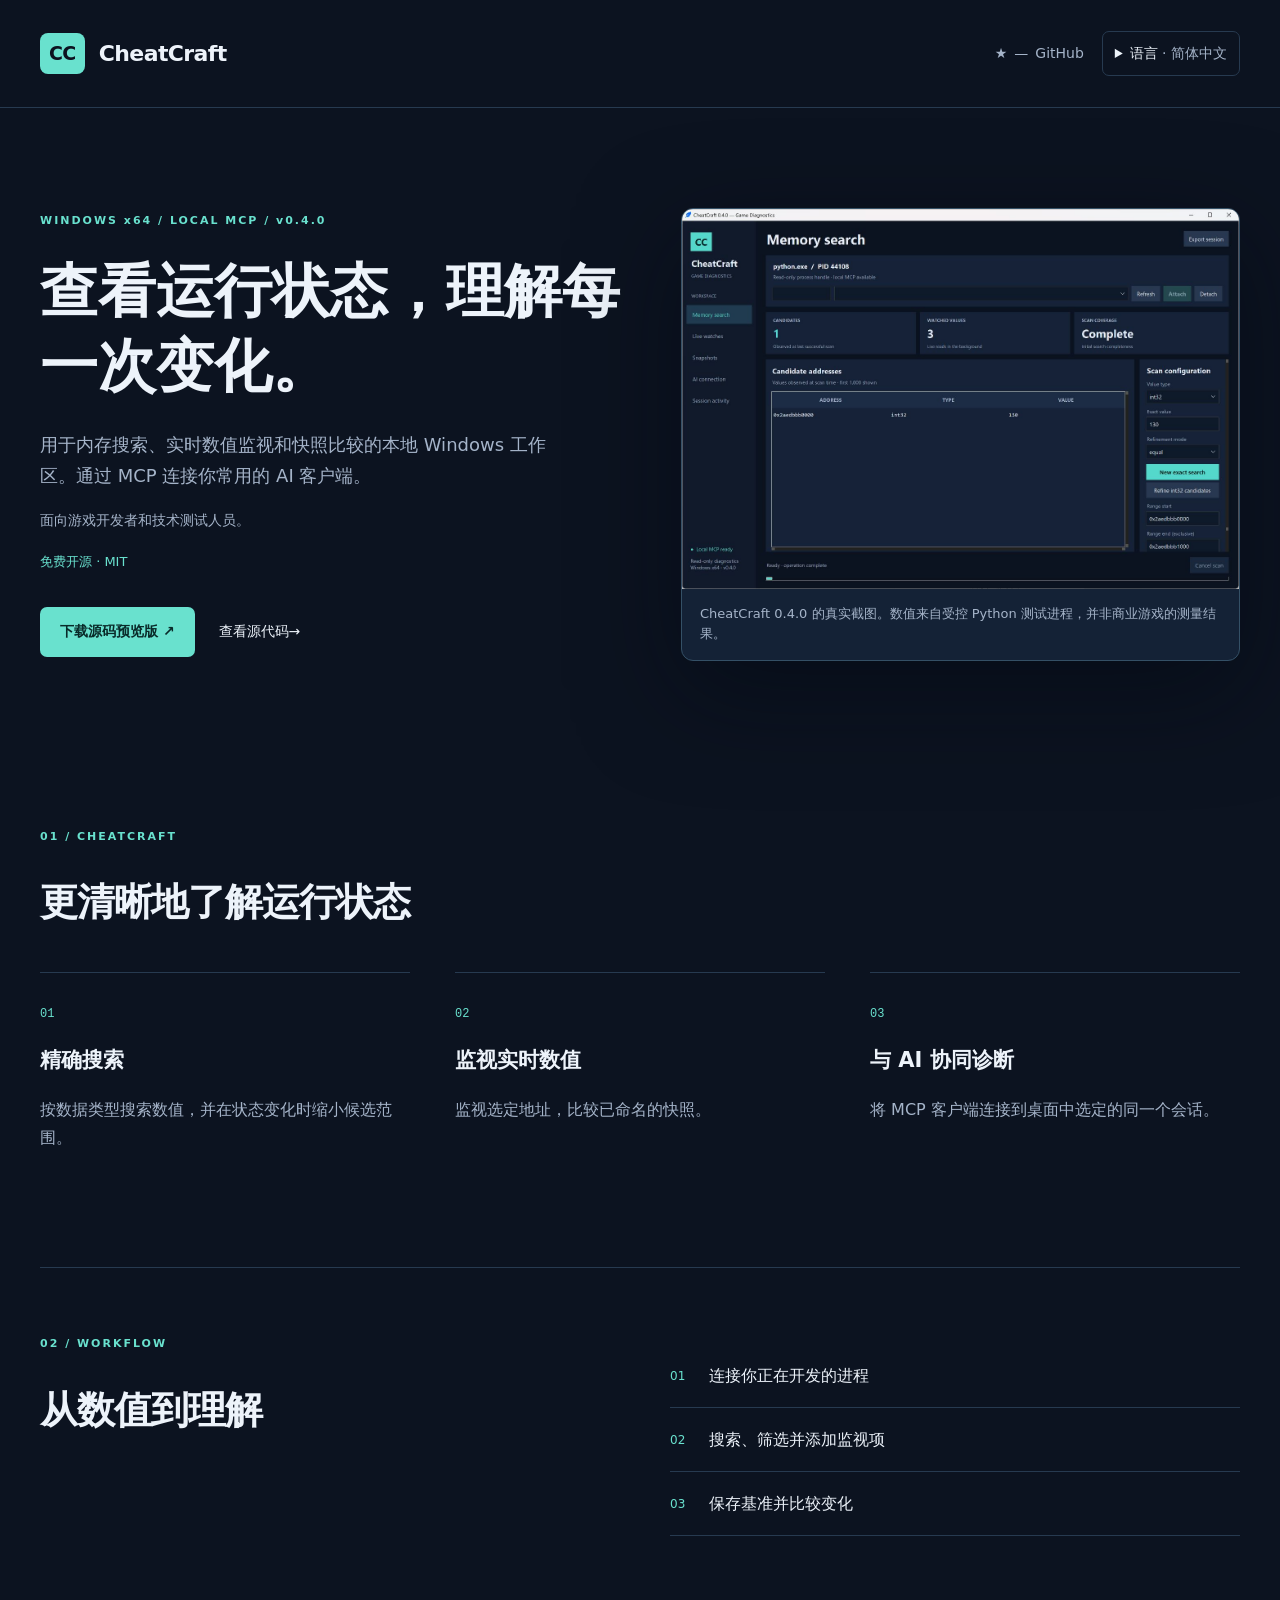
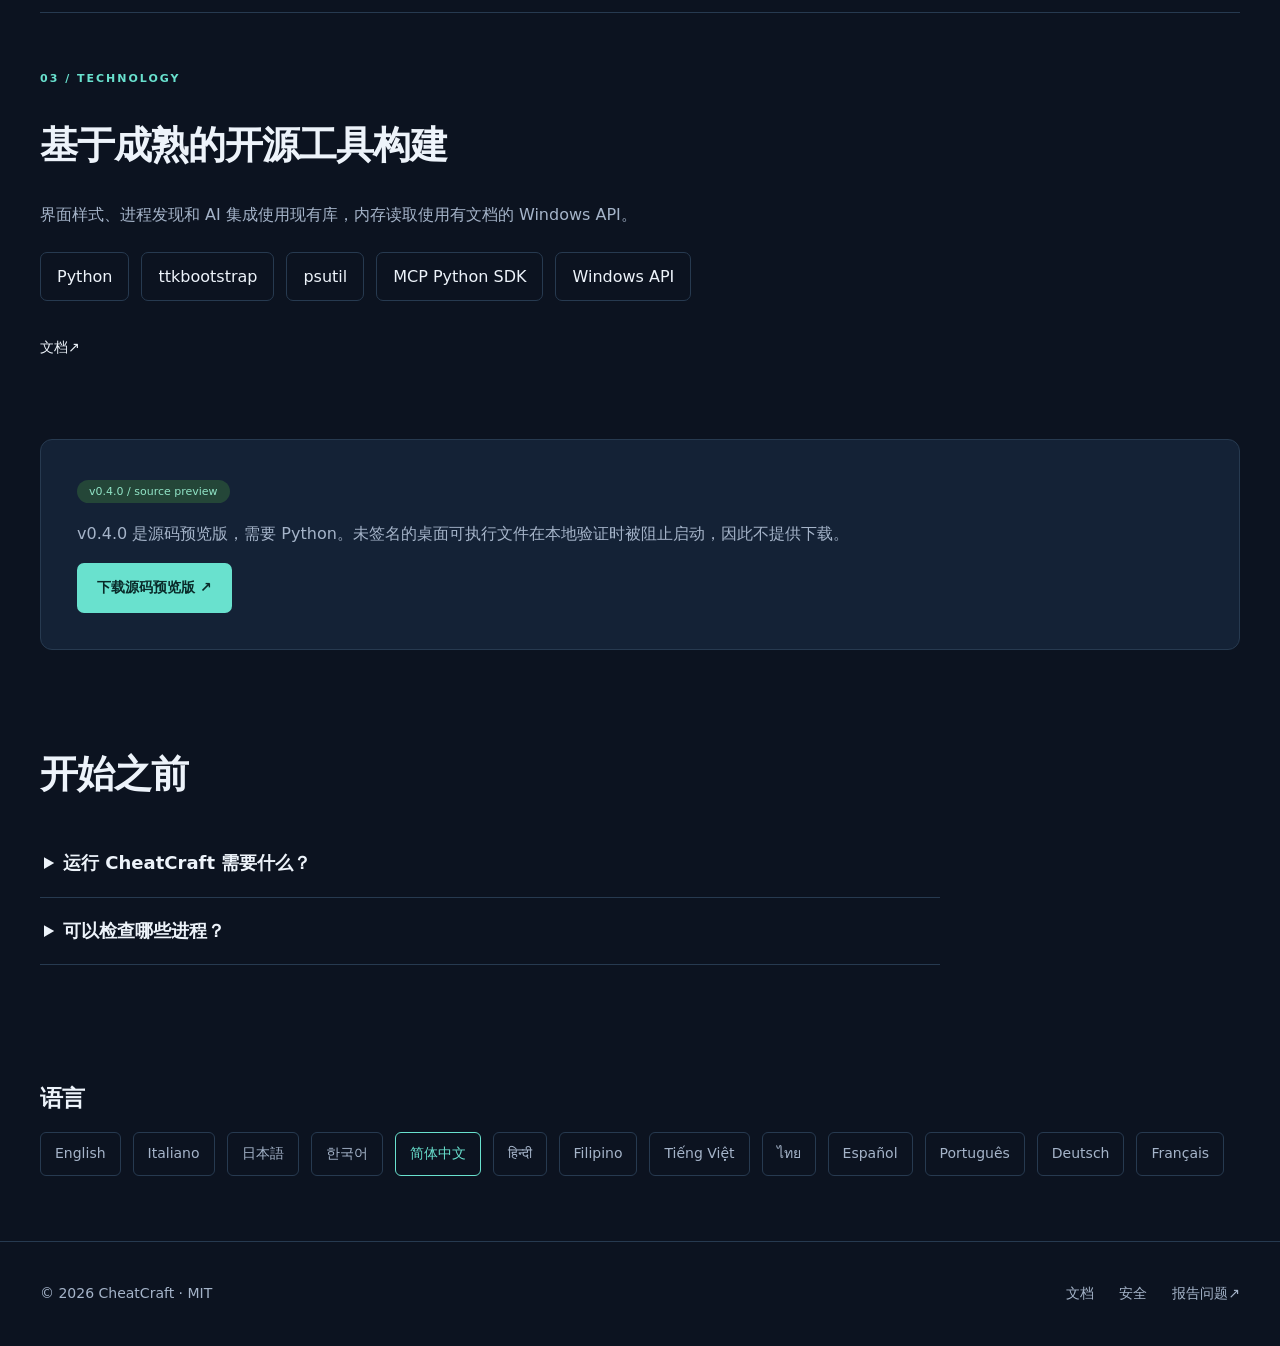
<file: docs/zh-CN/index.html>
<!doctype html>
<html lang="zh-CN">
<head>
  <meta charset="utf-8">
  <meta name="viewport" content="width=device-width,initial-scale=1">
  <title>CheatCraft — Windows 内存搜索与 MCP 诊断工具</title>
  <meta name="description" content="用于内存搜索、实时数值监视和快照比较的本地 Windows 工作区。通过 MCP 连接你常用的 AI 客户端。">
  <link rel="canonical" href="https://arpanjot-coding.github.io/CheatCraft/zh-CN/">
  <link rel="alternate" hreflang="en" href="https://arpanjot-coding.github.io/CheatCraft/"><link rel="alternate" hreflang="it" href="https://arpanjot-coding.github.io/CheatCraft/it/"><link rel="alternate" hreflang="ja" href="https://arpanjot-coding.github.io/CheatCraft/ja/"><link rel="alternate" hreflang="ko" href="https://arpanjot-coding.github.io/CheatCraft/ko/"><link rel="alternate" hreflang="zh-CN" href="https://arpanjot-coding.github.io/CheatCraft/zh-CN/"><link rel="alternate" hreflang="hi" href="https://arpanjot-coding.github.io/CheatCraft/hi/"><link rel="alternate" hreflang="tl" href="https://arpanjot-coding.github.io/CheatCraft/fil/"><link rel="alternate" hreflang="vi" href="https://arpanjot-coding.github.io/CheatCraft/vi/"><link rel="alternate" hreflang="th" href="https://arpanjot-coding.github.io/CheatCraft/th/"><link rel="alternate" hreflang="es" href="https://arpanjot-coding.github.io/CheatCraft/es/"><link rel="alternate" hreflang="pt" href="https://arpanjot-coding.github.io/CheatCraft/pt/"><link rel="alternate" hreflang="de" href="https://arpanjot-coding.github.io/CheatCraft/de/"><link rel="alternate" hreflang="fr" href="https://arpanjot-coding.github.io/CheatCraft/fr/"><link rel="alternate" hreflang="x-default" href="https://arpanjot-coding.github.io/CheatCraft/">
  <meta property="og:site_name" content="CheatCraft">
  <meta property="og:title" content="CheatCraft — Windows 内存搜索与 MCP 诊断工具">
  <meta property="og:description" content="用于内存搜索、实时数值监视和快照比较的本地 Windows 工作区。通过 MCP 连接你常用的 AI 客户端。">
  <meta property="og:type" content="website">
  <meta property="og:url" content="https://arpanjot-coding.github.io/CheatCraft/zh-CN/">
  <meta property="og:locale" content="zh_CN">
  <meta property="og:locale:alternate" content="en_US"><meta property="og:locale:alternate" content="it_IT"><meta property="og:locale:alternate" content="ja_JP"><meta property="og:locale:alternate" content="ko_KR"><meta property="og:locale:alternate" content="hi_IN"><meta property="og:locale:alternate" content="tl_PH"><meta property="og:locale:alternate" content="vi_VN"><meta property="og:locale:alternate" content="th_TH"><meta property="og:locale:alternate" content="es_ES"><meta property="og:locale:alternate" content="pt_BR"><meta property="og:locale:alternate" content="de_DE"><meta property="og:locale:alternate" content="fr_FR">
  <meta property="og:image" content="https://arpanjot-coding.github.io/CheatCraft/social-card.png">
  <meta property="og:image:width" content="1200">
  <meta property="og:image:height" content="630">
  <meta property="og:image:alt" content="CheatCraft — CheatCraft — Windows 内存搜索与 MCP 诊断工具">
  <meta name="twitter:card" content="summary_large_image">
  <meta name="twitter:title" content="CheatCraft — Windows 内存搜索与 MCP 诊断工具">
  <meta name="twitter:description" content="用于内存搜索、实时数值监视和快照比较的本地 Windows 工作区。通过 MCP 连接你常用的 AI 客户端。">
  <meta name="twitter:image" content="https://arpanjot-coding.github.io/CheatCraft/social-card.png">
  <meta name="twitter:image:alt" content="CheatCraft — CheatCraft — Windows 内存搜索与 MCP 诊断工具">
  <meta name="theme-color" content="#0c1320">
  <link rel="stylesheet" href="../style.css">
  <link rel="icon" href="../favicon.svg" type="image/svg+xml">
  <script type="application/ld+json">{"@context": "https://schema.org", "@graph": [{"@type": "SoftwareApplication", "@id": "https://arpanjot-coding.github.io/CheatCraft/#software", "name": "CheatCraft", "applicationCategory": "DeveloperApplication", "operatingSystem": "Windows", "softwareVersion": "0.4.0", "url": "https://arpanjot-coding.github.io/CheatCraft/", "inLanguage": "zh-CN", "description": "用于内存搜索、实时数值监视和快照比较的本地 Windows 工作区。通过 MCP 连接你常用的 AI 客户端。", "license": "https://github.com/arpanjot-coding/CheatCraft/blob/main/LICENSE", "downloadUrl": "https://github.com/arpanjot-coding/CheatCraft/releases/tag/v0.4.0", "isAccessibleForFree": true, "offers": {"@type": "Offer", "price": "0", "priceCurrency": "USD", "url": "https://github.com/arpanjot-coding/CheatCraft/releases/tag/v0.4.0"}}, {"@type": "WebPage", "@id": "https://arpanjot-coding.github.io/CheatCraft/zh-CN/#page", "url": "https://arpanjot-coding.github.io/CheatCraft/zh-CN/", "name": "CheatCraft — Windows 内存搜索与 MCP 诊断工具", "description": "用于内存搜索、实时数值监视和快照比较的本地 Windows 工作区。通过 MCP 连接你常用的 AI 客户端。", "inLanguage": "zh-CN", "about": {"@id": "https://arpanjot-coding.github.io/CheatCraft/#software"}}]}</script>
</head>
<body>
  <a class="skip-link" href="#main">跳到正文</a>
  <header>
    <a class="brand" href="../"><span class="mark" aria-hidden="true">CC</span> CheatCraft</a>
    <nav aria-label="语言">
      <a class="repo-link github-stars" href="https://github.com/arpanjot-coding/CheatCraft/stargazers" data-star-label="GitHub 星标" aria-label="GitHub 星标"><span aria-hidden="true">★</span> <span data-stars>—</span> GitHub</a>
      <details class="language-menu">
        <summary>语言 <span lang="zh-CN">· 简体中文</span></summary>
        <div class="language-options"><a href="../" lang="en" hreflang="en" >English</a><a href="../it/" lang="it" hreflang="it" >Italiano</a><a href="../ja/" lang="ja" hreflang="ja" >日本語</a><a href="../ko/" lang="ko" hreflang="ko" >한국어</a><a href="../zh-CN/" lang="zh-CN" hreflang="zh-CN" aria-current="page">简体中文</a><a href="../hi/" lang="hi" hreflang="hi" >हिन्दी</a><a href="../fil/" lang="fil" hreflang="tl" >Filipino</a><a href="../vi/" lang="vi" hreflang="vi" >Tiếng Việt</a><a href="../th/" lang="th" hreflang="th" >ไทย</a><a href="../es/" lang="es" hreflang="es" >Español</a><a href="../pt/" lang="pt" hreflang="pt" >Português</a><a href="../de/" lang="de" hreflang="de" >Deutsch</a><a href="../fr/" lang="fr" hreflang="fr" >Français</a></div>
      </details>
    </nav>
  </header>
  <main id="main" tabindex="-1">
    <section class="hero" aria-labelledby="hero-title">
      <div>
        <div class="eyebrow" lang="en">WINDOWS x64 / LOCAL MCP / v0.4.0</div>
        <h1 id="hero-title">查看运行状态，理解每一次变化。</h1>
        <p class="lead">用于内存搜索、实时数值监视和快照比较的本地 Windows 工作区。通过 MCP 连接你常用的 AI 客户端。</p><p class="audience">面向游戏开发者和技术测试人员。</p>
        <p class="license-note">免费开源 · MIT</p>
        <div class="actions"><a class="button" href="https://github.com/arpanjot-coding/CheatCraft/releases/tag/v0.4.0">下载源码预览版 <span aria-hidden="true">↗</span></a><a class="quiet" href="https://github.com/arpanjot-coding/CheatCraft">查看源代码 <span aria-hidden="true">→</span></a></div>
      </div>
      <figure class="product product-real">
        <a href="../screenshots/memory-search.jpg" aria-label="CheatCraft 0.4.0 的真实截图。数值来自受控 Python 测试进程，并非商业游戏的测量结果。"><img src="../screenshots/memory-search.jpg" alt="CheatCraft 0.4.0 的真实截图。数值来自受控 Python 测试进程，并非商业游戏的测量结果。" width="1362" height="930" fetchpriority="high" decoding="async"></a>
        <figcaption>CheatCraft 0.4.0 的真实截图。数值来自受控 Python 测试进程，并非商业游戏的测量结果。</figcaption>
      </figure>
    </section>
    <section id="features" aria-labelledby="features-title">
      <div class="sectionhead"><span class="eyebrow" aria-hidden="true">01 / CHEATCRAFT</span><h2 id="features-title">更清晰地了解运行状态</h2></div>
      <div class="features"><article><span class="number" aria-hidden="true">01</span><h3>精确搜索</h3><p>按数据类型搜索数值，并在状态变化时缩小候选范围。</p></article><article><span class="number" aria-hidden="true">02</span><h3>监视实时数值</h3><p>监视选定地址，比较已命名的快照。</p></article><article><span class="number" aria-hidden="true">03</span><h3>与 AI 协同诊断</h3><p>将 MCP 客户端连接到桌面中选定的同一个会话。</p></article></div>
    </section>
    <section class="workflow" aria-labelledby="workflow-title">
      <div><span class="eyebrow" aria-hidden="true">02 / WORKFLOW</span><h2 id="workflow-title">从数值到理解</h2></div>
      <ol><li><span aria-hidden="true">01</span>连接你正在开发的进程</li><li><span aria-hidden="true">02</span>搜索、筛选并添加监视项</li><li><span aria-hidden="true">03</span>保存基准并比较变化</li></ol>
    </section>
    <section class="technology" aria-labelledby="stack-title"><span class="eyebrow" aria-hidden="true">03 / TECHNOLOGY</span><h2 id="stack-title">基于成熟的开源工具构建</h2><p>界面样式、进程发现和 AI 集成使用现有库，内存读取使用有文档的 Windows API。</p><div class="stack-links"><a href="https://www.python.org/">Python</a><a href="https://github.com/israel-dryer/ttkbootstrap">ttkbootstrap</a><a href="https://github.com/giampaolo/psutil">psutil</a><a href="https://github.com/modelcontextprotocol/python-sdk">MCP Python SDK</a><a href="https://learn.microsoft.com/en-us/windows/win32/api/memoryapi/nf-memoryapi-readprocessmemory">Windows API</a></div><a class="quiet" href="https://github.com/arpanjot-coding/CheatCraft/blob/main/README.md">文档 <span aria-hidden="true">↗</span></a></section>
    <section class="release" aria-label="下载源码预览版">
      <span class="pill" lang="en">v0.4.0 / source preview</span><p>v0.4.0 是源码预览版，需要 Python。未签名的桌面可执行文件在本地验证时被阻止启动，因此不提供下载。</p><a class="button" href="https://github.com/arpanjot-coding/CheatCraft/releases/tag/v0.4.0">下载源码预览版 <span aria-hidden="true">↗</span></a>
    </section>
    <section class="faq" aria-labelledby="faq-title"><h2 id="faq-title">开始之前</h2>
      <details><summary>运行 CheatCraft 需要什么？</summary><p>需要 Windows x64，以及包含 Tcl/Tk 的 64 位 Python 3.11 或更高版本。下载源码后依次运行 Setup.cmd 和 Launch.cmd。本地验证使用 Python 3.14.7。</p></details>
      <details><summary>可以检查哪些进程？</summary><p>在 Windows 授予读取权限的前提下，检查你拥有或获准检查的进程。CheatCraft 不会绕过反作弊或进程保护。</p></details>
    </section>
    <section class="languages" aria-labelledby="languages-title"><h2 id="languages-title">语言</h2><div><a href="../" lang="en" hreflang="en" >English</a><a href="../it/" lang="it" hreflang="it" >Italiano</a><a href="../ja/" lang="ja" hreflang="ja" >日本語</a><a href="../ko/" lang="ko" hreflang="ko" >한국어</a><a href="../zh-CN/" lang="zh-CN" hreflang="zh-CN" aria-current="page">简体中文</a><a href="../hi/" lang="hi" hreflang="hi" >हिन्दी</a><a href="../fil/" lang="fil" hreflang="tl" >Filipino</a><a href="../vi/" lang="vi" hreflang="vi" >Tiếng Việt</a><a href="../th/" lang="th" hreflang="th" >ไทย</a><a href="../es/" lang="es" hreflang="es" >Español</a><a href="../pt/" lang="pt" hreflang="pt" >Português</a><a href="../de/" lang="de" hreflang="de" >Deutsch</a><a href="../fr/" lang="fr" hreflang="fr" >Français</a></div></section>
  </main>
  <footer><span>© 2026 CheatCraft · MIT</span><a href="https://github.com/arpanjot-coding/CheatCraft/blob/main/README.md">文档</a><a href="https://github.com/arpanjot-coding/CheatCraft/blob/main/SECURITY.md">安全</a><a href="https://github.com/arpanjot-coding/CheatCraft/issues">报告问题 <span aria-hidden="true">↗</span></a></footer>
<script src="../site.js" defer></script>
</body>
</html>
</file>
<file: docs/style.css>
@charset "UTF-8";
:root{color-scheme:dark;--bg:#0c1320;--panel:#142236;--line:#273a50;--ink:#edf3fa;--muted:#a5b4c9;--mint:#69e1ce}*{box-sizing:border-box}html{scroll-behavior:smooth;scroll-padding-top:90px}body{margin:0;background:var(--bg);color:var(--ink);font:16px/1.7 system-ui,-apple-system,"Segoe UI",sans-serif}a{color:inherit;text-decoration:none}a:hover{color:var(--mint)}a:focus-visible{outline:3px solid var(--mint);outline-offset:5px}header,main,footer{max-width:1280px;margin:auto;padding-inline:40px}header{display:flex;align-items:center;justify-content:space-between;min-height:108px;border-bottom:1px solid var(--line);gap:20px}.brand{display:flex;gap:14px;align-items:center;font-size:22px;font-weight:750;letter-spacing:-.6px}.mark{background:var(--mint);color:var(--bg);padding:4px 9px;border-radius:8px;font-size:19px}nav{display:flex;gap:30px;font-size:14px;color:var(--muted)}.hero{display:grid;grid-template-columns:1.05fr 1fr;gap:54px;align-items:center;padding:100px 0 110px}.eyebrow{font-size:11px;letter-spacing:2px;font-weight:650;color:var(--mint)}h1{font-size:clamp(36px,4.5vw,64px);line-height:1.1;letter-spacing:-2.4px;margin:25px 0;overflow-wrap:anywhere}h2{font-size:clamp(25px,3vw,38px);line-height:1.25;letter-spacing:-1px}h3{font-size:21px;line-height:1.4}.lead{font-size:18px;color:var(--muted);max-width:520px}.actions{display:flex;flex-wrap:wrap;align-items:center;gap:24px;margin-top:34px}.button{display:inline-block;border-radius:7px;background:var(--mint);color:#092a29!important;padding:13px 20px;font-weight:700;font-size:14px;transition:transform .15s}.button:hover{transform:translateY(-2px);background:#91f4e5}.quiet{font-size:14px}.product{background:#142236;border:1px solid #345066;border-radius:12px;box-shadow:0 30px 100px #02071180;transform:rotate(-1deg);overflow:hidden}.windowbar{height:43px;display:flex;gap:5px;align-items:center;padding:0 16px;background:#1b2d43;border-bottom:1px solid var(--line)}.windowbar i{width:7px;height:7px;background:#648096;border-radius:50%}.windowbar span{font-size:10px;color:var(--muted);margin-left:12px}.workspace{display:flex;min-height:355px}.rail{display:flex;flex-direction:column;align-items:center;gap:24px;background:#101b2c;width:55px;flex-shrink:0;padding-top:24px;color:#748da6;font-size:11px}.rail b{color:var(--mint);font-size:17px}.screen{padding:26px;width:100%;min-width:0}.small{font-size:9px;letter-spacing:2px;color:var(--muted)}.screen h2{font-size:23px;letter-spacing:-.5px;margin-top:9px}.stats{display:flex;gap:40px;margin:24px 0}.stats div{display:flex;flex-direction:column}.stats strong{font-size:26px;color:var(--mint);line-height:1.1}.stats span{font-size:8px;letter-spacing:1px;color:var(--muted);margin-top:8px}.row{display:grid;grid-template-columns:1.6fr 1fr .7fr;gap:12px;font-size:11px;border-bottom:1px solid var(--line);padding:10px 0}.heading{font-size:8px;color:var(--muted)}.row em{font-style:normal;color:var(--mint)}.signal{font:11px ui-monospace,monospace;color:var(--mint);margin:20px 0 12px}small{font-size:9px;color:var(--muted)}section{padding-block:50px}.sectionhead{max-width:700px}.features{display:grid;grid-template-columns:repeat(3,1fr);gap:45px;margin-top:45px}.features article{border-top:1px solid var(--line);padding-top:25px}.number{color:var(--mint);font:12px ui-monospace,monospace}.features p,.release p{color:var(--muted)}.workflow{display:grid;grid-template-columns:1fr 1fr;gap:60px;border-top:1px solid var(--line);margin-top:50px;padding-block:60px}.workflow h2{max-width:400px}.workflow ol{padding:0;list-style:none}.workflow li{display:flex;gap:24px;padding:18px 0;border-bottom:1px solid var(--line)}.workflow li span{color:var(--mint);font-size:12px;padding-top:4px}.release{background:var(--panel);border:1px solid var(--line);border-radius:12px;padding:36px;margin:20px 0}.release p{max-width:850px}.pill{font-size:11px;background:#244638;color:#91e4c6;border-radius:30px;padding:5px 12px}.languages{padding-bottom:65px}.languages h2{font-size:23px}.languages div{display:flex;flex-wrap:wrap;gap:12px}.languages a{padding:8px 14px;border:1px solid var(--line);border-radius:6px;color:var(--muted);font-size:14px}.languages a[aria-current]{color:var(--mint);border-color:var(--mint)}footer{display:flex;gap:25px;flex-wrap:wrap;border-top:1px solid var(--line);padding-block:30px;color:var(--muted);font-size:12px}footer span{margin-right:auto}@media(max-width:1000px){.hero{gap:32px;padding-top:65px}.screen{padding:18px}h1{font-size:43px}.features{gap:24px}nav>.repo-link{display:none}}@media(max-width:760px){header,main,footer{padding-inline:22px}header{min-height:85px}.hero{grid-template-columns:1fr;padding-block:55px;gap:45px}h1{font-size:42px;letter-spacing:-1.5px}.hero>div:first-child{max-width:620px}.product{transform:none;max-width:580px}.features,.workflow{grid-template-columns:1fr}.features{gap:20px}.workflow{gap:12px;margin-top:25px}.release{padding:24px}.languages{padding-bottom:35px}section{padding-block:35px}.actions{gap:18px}footer{gap:18px}}@media(prefers-reduced-motion:reduce){html{scroll-behavior:auto}*{transition:none!important}}

/* Review fixes: accessible controls, language navigation and small-screen reflow. */
header { position:relative; }
nav { align-items:center; gap:18px; min-width:0; }
.brand { flex-shrink:0; min-height:44px; }
.repo-link,.quiet,footer a { display:inline-flex; align-items:center; min-height:44px; }
.language-menu { position:relative; color:var(--ink); font-size:14px; }
.language-menu summary { min-height:44px; display:list-item; cursor:pointer; padding:10px 12px; border:1px solid var(--line); border-radius:7px; }
.language-menu summary span { color:var(--muted); }
.language-options { position:absolute; z-index:20; right:0; top:calc(100% + 9px); width:300px; max-width:calc(100vw - 44px); max-height:min(60vh,440px); overflow:auto; padding:8px; background:#142236; border:1px solid #3e5972; border-radius:10px; box-shadow:0 15px 45px #020711aa; }
.language-options a { display:flex; align-items:center; min-height:44px; padding:8px 13px; border-radius:5px; }
.language-options a[aria-current],.language-options a:hover { color:var(--mint); background:#20384a; }
summary:focus-visible { outline:3px solid var(--mint); outline-offset:4px; }
.skip-link { position:absolute; z-index:50; left:20px; top:-150px; background:var(--mint); color:#082825; padding:12px 18px; border-radius:6px; }
.skip-link:focus { top:14px; color:#082825; }
main:focus { outline:none; }
.hero > *, .features > *, .workflow > * { min-width:0; }
.product { margin:0; }
.mock-title { font-size:23px; line-height:1.25; letter-spacing:-.5px; font-weight:700; margin:9px 0 20px; }
.product figcaption { padding:0 24px 20px; font-size:12px; line-height:1.55; color:var(--muted); }
.license-note { font-size:13px; color:var(--mint); margin-top:18px; }
.faq { max-width:900px; }
.faq details { border-bottom:1px solid var(--line); }
.faq summary { font-size:18px; font-weight:600; min-height:56px; padding:18px 4px; cursor:pointer; }
.faq p { color:var(--muted); padding:0 4px 18px; margin:0; max-width:800px; }
.languages a { min-height:44px; display:inline-flex; align-items:center; max-width:100%; overflow-wrap:anywhere; }
footer { font-size:14px; align-items:center; }
:lang(ja) h1,:lang(ko) h1,:lang(zh-CN) h1,:lang(th) h1,:lang(hi) h1 { letter-spacing:normal; line-height:1.3; word-break:normal; }
@media(max-width:600px) {
  header { gap:12px; min-height:86px; }
  .brand { font-size:19px; gap:9px; }
  .language-menu summary { font-size:13px; padding:10px; }
  .language-menu summary span { display:none; }
  nav { gap:0; }
  h1 { font-size:clamp(33px,9.5vw,42px); }
  .hero { padding-top:42px; }
  .button { max-width:100%; overflow-wrap:anywhere; }
  .product figcaption { padding-inline:18px; }
  footer { gap:8px 20px; }
  footer > span { flex-basis:100%; }
}
@media(prefers-reduced-motion:reduce) { .button:hover { transform:none; } }

/* Authentic product screenshot and technology provenance. */
.product-real { transform:none; background:#142236; }
.product-real>a { display:block; }
.product-real img { display:block; width:100%; height:auto; }
.product-real figcaption { padding:15px 18px; font-size:13px; }
.audience { color:var(--muted); font-size:14px; }
.technology { border-top:1px solid var(--line); }
.technology>p { color:var(--muted); max-width:800px; }
.stack-links { display:flex; flex-wrap:wrap; gap:12px; margin:24px 0; }
.stack-links a { display:inline-flex; align-items:center; min-height:44px; padding:10px 16px; border:1px solid var(--line); border-radius:7px; }
.github-stars { gap:7px; }
@media(max-width:1000px) { nav>.repo-link { display:inline-flex; } }
@media(max-width:600px) { header { flex-wrap:wrap; padding-block:15px; } header nav { justify-content:space-between; width:100%; gap:10px; } }
</file>
